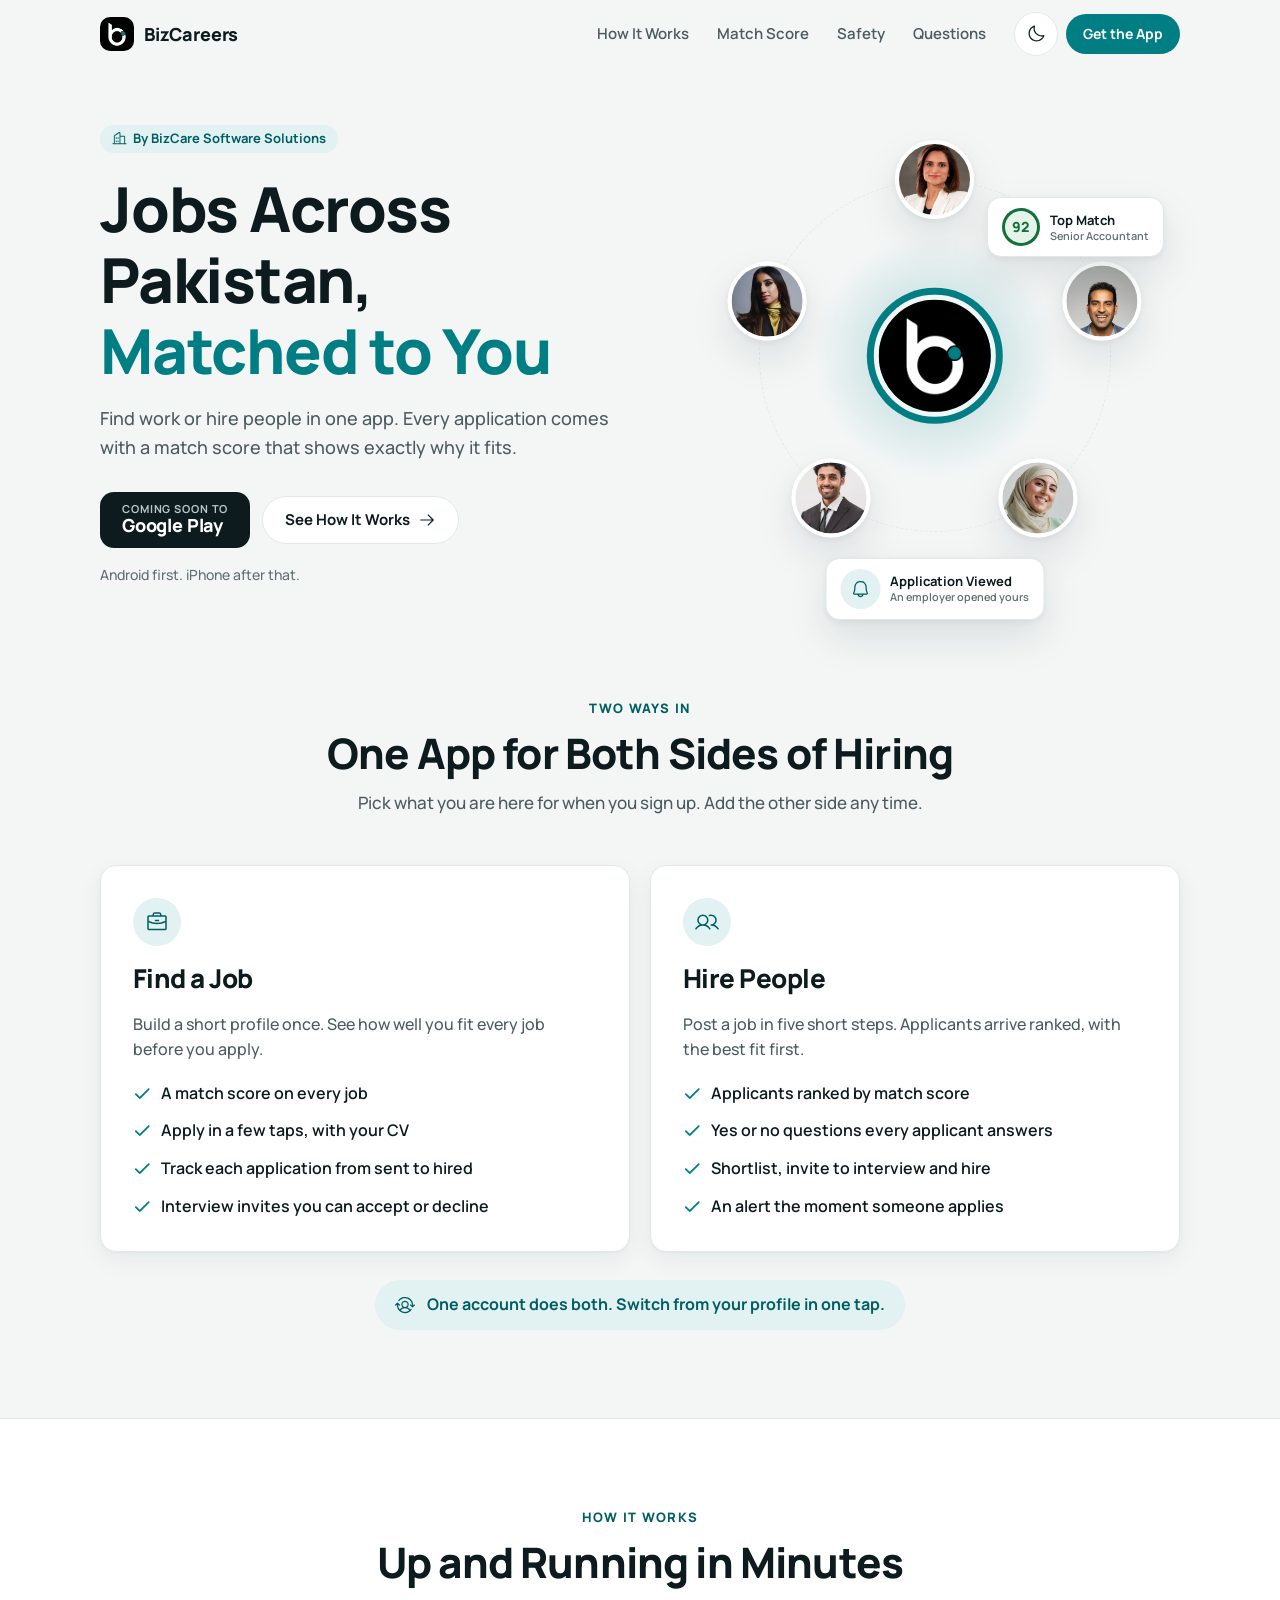
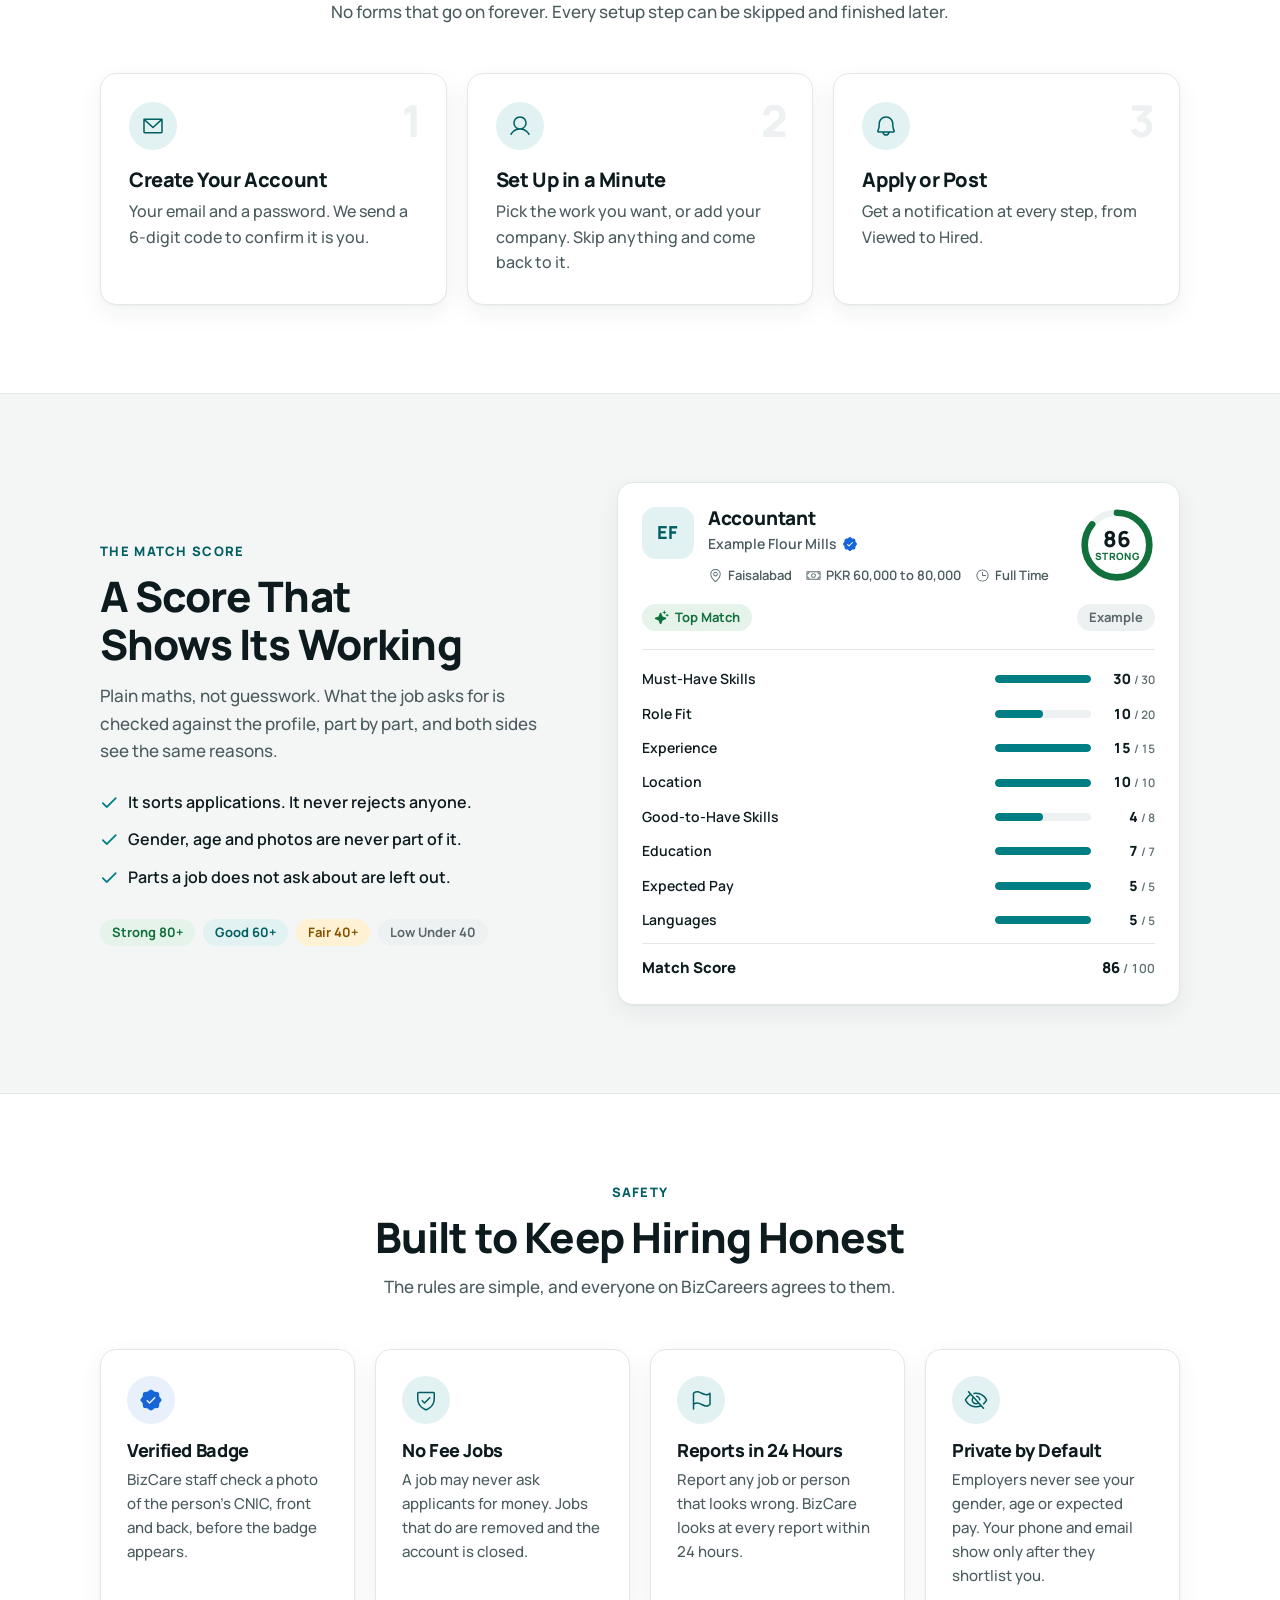
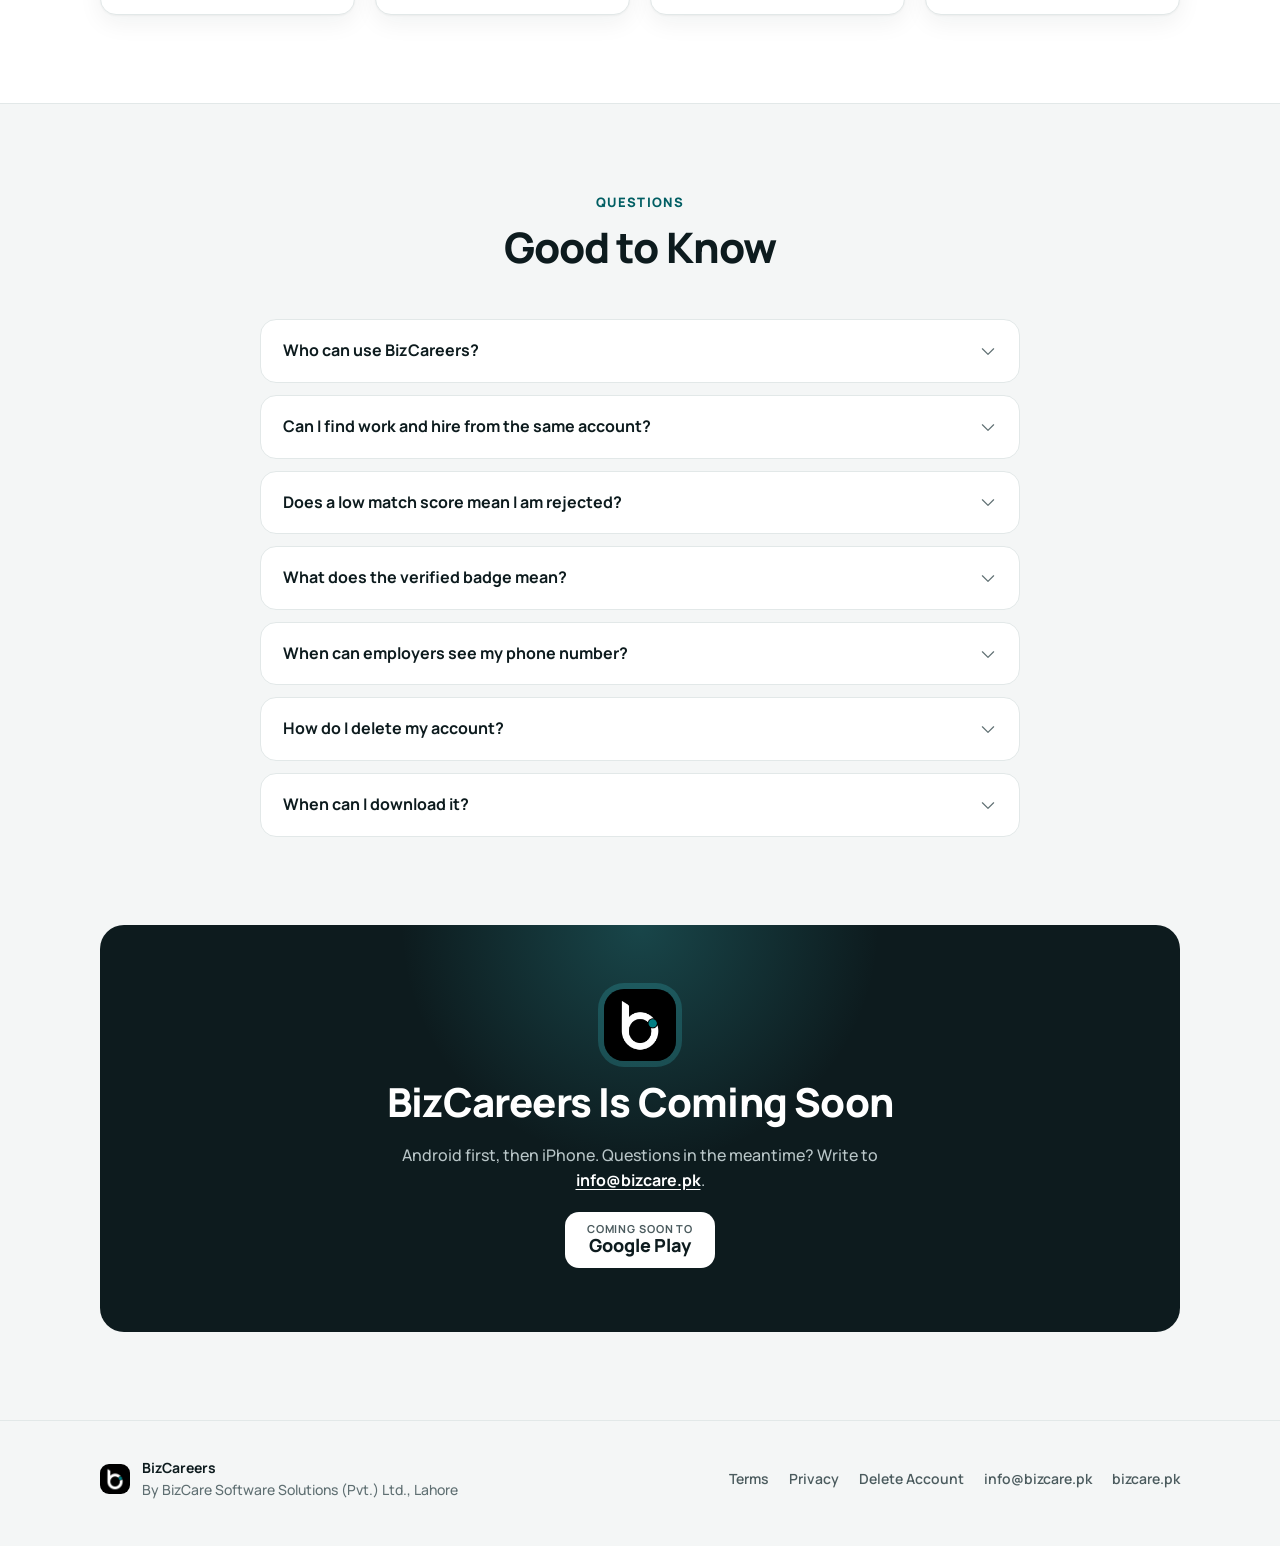
<file: index.html>
<!doctype html>
<html lang="en">
<head>
<meta charset="utf-8">
<meta name="viewport" content="width=device-width, initial-scale=1">
<title>BizCareers · Jobs Across Pakistan, Matched to You</title>
<meta name="description" content="Find work or hire people across Pakistan. Every application comes with a match score that shows exactly why it fits. By BizCare Software Solutions.">
<meta name="theme-color" content="#F4F6F6">
<link rel="icon" type="image/png" href="assets/favicon.png">
<link rel="apple-touch-icon" href="assets/apple-touch-icon.png">
<meta property="og:type" content="website">
<meta property="og:site_name" content="BizCareers">
<meta property="og:title" content="BizCareers · Jobs Across Pakistan, Matched to You">
<meta property="og:description" content="Find work or hire people across Pakistan. Every application comes with a match score that shows exactly why it fits. By BizCare Software Solutions.">
<meta property="og:url" content="https://usmanghanics.github.io/BizCareers/">
<meta property="og:image" content="https://usmanghanics.github.io/BizCareers/assets/icon.png">
<link rel="canonical" href="https://usmanghanics.github.io/BizCareers/">
<meta name="twitter:card" content="summary">
<link rel="preload" href="assets/fonts/Manrope.ttf" as="font" type="font/ttf" crossorigin>
<link rel="stylesheet" href="assets/style.css">
<script>try{if(localStorage.getItem('bizcareers.theme')==='dark')document.documentElement.dataset.theme='dark'}catch(e){}</script>
<script src="assets/site.js" defer></script>
</head>
<body>
<a class="skip" href="#main">Skip to Content</a>
<header class="bar">
  <div class="wrap">
    <a class="brand" href="index.html"><img src="assets/icon.png" alt="" width="34" height="34">BizCareers</a>
    <nav class="nav" aria-label="Sections">
      <a href="#how">How It Works</a>
      <a href="#match">Match Score</a>
      <a href="#safety">Safety</a>
      <a href="#faq">Questions</a>
    </nav>
    <div class="bar-end">
      <button class="icon-btn theme-btn" type="button" aria-label="Switch to dark" aria-pressed="false"><svg class="i i-moon" viewBox="0 0 256 256" aria-hidden="true" focusable="false"><path d="M233.5 142.2Q232.5 141.2 231 140.6Q229.5 140 228 140Q227.2 140 226.6 140Q226 140 225.5 140.2L225.5 140.2Q219.8 142 213.2 143Q206.8 144 200 144Q181.8 144 165.8 137Q149.8 130.2 137.8 118.2Q125.8 106.2 119 90.2Q112 74.2 112 56Q112 49 113 42.5Q114 36 116 29.8L115.8 30.5Q116 30 116 29.4Q116 28.8 116 28Q116 24.8 113.8 22.4Q111.5 20 108 20Q107.5 20 106.9 20.1Q106.2 20.2 105.8 20.5L105.8 20.5Q89.5 25.5 76.1 35Q62.8 44.5 53 57.2L52.8 57.5Q43 70.2 37.5 86.2Q32 102.2 32 120Q32 141.5 40 160.5Q48.2 179.5 62.4 193.6Q76.5 207.8 95.5 215.8Q114.2 224 136 224Q136 224 136 224Q136 224 136 224L136 224Q136 224 136.1 224Q136.2 224 136.2 224Q154 224 169.9 218.4Q185.8 212.8 198.8 203L198.5 203Q211.5 193.2 221 180Q230.5 166.8 235.2 151L235.5 150.2Q235.8 149.8 235.8 149.1Q235.8 148.5 235.8 147.8Q235.8 146.2 235.1 144.8Q234.5 143.2 233.5 142.2L233.5 142.2L233.5 142.2ZM189 190.2Q178 198.8 164.5 203.4Q151 208 136 208Q117.8 208 101.8 201.2Q85.8 194.2 73.8 182.2Q61.8 170.2 54.8 154.2Q48 138.2 48 120Q48 105 52.8 91.5Q57.5 78 65.8 67L65.8 67Q72 59 79.8 52.5Q87.5 46 96.5 41.2L97 41Q96.5 44.5 96.2 48.2Q96 52 96 56L96 56Q96 77.5 104.2 96.5Q112.5 115.5 126.5 129.5Q140.5 143.5 159.5 151.8Q178.5 160 200 160L200 160Q204 160 207.9 159.8Q211.8 159.5 215.5 158.8L215 159Q210.2 168.5 203.8 176.2Q197.2 184 189 190.2L189 190.2L189 190.2Z"/></svg><svg class="i i-sun" viewBox="0 0 256 256" aria-hidden="true" focusable="false"><path d="M120 40L120 16Q120 12.8 122.4 10.4Q124.8 8 128 8Q131.2 8 133.6 10.4Q136 12.8 136 16L136 16L136 40Q136 43.2 133.6 45.6Q131.2 48 128 48Q124.8 48 122.4 45.6Q120 43.2 120 40L120 40ZM192 128Q192 141.2 187 153Q182 164.5 173.2 173.2Q164.5 182 153 187Q141.2 192 128 192Q114.8 192 103 187Q91.5 182 82.8 173.2Q74 164.5 69 153Q64 141.2 64 128Q64 114.8 69 103Q74 91.5 82.8 82.8Q91.5 74 103 69Q114.8 64 128 64L128 64Q141.2 64 153 69Q164.5 74 173.2 82.8Q182 91.5 187 103Q192 114.8 192 128L192 128ZM176 128Q176 108 162 94Q148 80 128 80Q108 80 94 94Q80 108 80 128Q80 148 94 162Q108 176 128 176L128 176Q147.8 176 161.9 161.9Q176 147.8 176 128L176 128L176 128ZM58.2 69.8Q59.5 70.8 60.9 71.4Q62.2 72 64 72Q67.2 72 69.6 69.6Q72 67.2 72 64Q72 62.2 71.4 60.9Q70.8 59.5 69.8 58.2L53.8 42.2Q52.5 41.2 51.1 40.6Q49.8 40 48 40Q44.8 40 42.4 42.4Q40 44.8 40 48Q40 49.8 40.6 51.1Q41.2 52.5 42.2 53.8L42.2 53.8L58.2 69.8ZM58.2 186.2L42.2 202.2Q41.2 203.5 40.6 204.9Q40 206.2 40 208Q40 211.2 42.4 213.6Q44.8 216 48 216Q49.8 216 51.1 215.4Q52.5 214.8 53.8 213.8L53.8 213.8L69.8 197.8Q70.8 196.5 71.4 195.1Q72 193.8 72 192Q72 188.8 69.6 186.4Q67.2 184 64 184Q62.2 184 60.9 184.6Q59.5 185.2 58.2 186.2L58.2 186.2ZM192 72Q192 72 192 72Q192 72 192 72Q193.8 72 195.1 71.4Q196.5 70.8 197.8 69.8L197.8 69.8L213.8 53.8Q214.8 52.5 215.4 51.1Q216 49.8 216 48Q216 44.8 213.6 42.4Q211.2 40 208 40Q206.2 40 204.9 40.6Q203.5 41.2 202.2 42.2L202.2 42.2L186.2 58.2Q185.2 59.5 184.6 60.9Q184 62.2 184 64Q184 67.2 186.4 69.6Q188.8 72 192 72Q192 72 192 72Q192 72 192 72L192 72L192 72ZM197.8 186.2Q196.5 185.2 195.1 184.6Q193.8 184 192 184Q188.8 184 186.4 186.4Q184 188.8 184 192Q184 193.8 184.6 195.1Q185.2 196.5 186.2 197.8L202.2 213.8Q203.5 214.8 204.9 215.4Q206.2 216 208 216Q211.2 216 213.6 213.6Q216 211.2 216 208Q216 206.2 215.4 204.9Q214.8 203.5 213.8 202.2L213.8 202.2L197.8 186.2ZM48 128Q48 124.8 45.6 122.4Q43.2 120 40 120L40 120L16 120Q12.8 120 10.4 122.4Q8 124.8 8 128Q8 131.2 10.4 133.6Q12.8 136 16 136L16 136L40 136Q43.2 136 45.6 133.6Q48 131.2 48 128L48 128ZM128 208Q124.8 208 122.4 210.4Q120 212.8 120 216L120 216L120 240Q120 243.2 122.4 245.6Q124.8 248 128 248Q131.2 248 133.6 245.6Q136 243.2 136 240L136 240L136 216Q136 212.8 133.6 210.4Q131.2 208 128 208L128 208ZM240 120L216 120Q212.8 120 210.4 122.4Q208 124.8 208 128Q208 131.2 210.4 133.6Q212.8 136 216 136L216 136L240 136Q243.2 136 245.6 133.6Q248 131.2 248 128Q248 124.8 245.6 122.4Q243.2 120 240 120L240 120Z"/></svg></button>
      <a class="btn btn-primary btn-small bar-cta" href="#get">Get the App</a>
    </div>
  </div>
</header>
<main id="main">
  <section class="hero">
    <div class="wrap">
      <div class="hero-copy">
        <span class="pill eyebrow-pill"><svg class="i" viewBox="0 0 256 256" aria-hidden="true" focusable="false"><path d="M240 208L224 208L224 96Q224 89.2 219.4 84.6Q214.8 80 208 80L208 80L144 80L144 32Q144 32 144 32Q144 32 144 32Q144 25.2 139.4 20.6Q134.8 16 128 16Q125.5 16 123.2 16.8Q121 17.5 119 18.8L119 18.8L39 72Q36 74.2 34 77.8Q32 81.2 32 85.2Q32 85.2 32 85.2Q32 85.2 32 85.2L32 85.2L32 208L16 208Q12.8 208 10.4 210.4Q8 212.8 8 216Q8 219.2 10.4 221.6Q12.8 224 16 224L16 224L240 224Q243.2 224 245.6 221.6Q248 219.2 248 216Q248 212.8 245.6 210.4Q243.2 208 240 208L240 208L240 208ZM208 96L208 208L144 208L144 96L208 96ZM48 85.2L128 32L128 208L48 208L48 85.2ZM112 112L112 128Q112 131.2 109.6 133.6Q107.2 136 104 136Q100.8 136 98.4 133.6Q96 131.2 96 128L96 128L96 112Q96 108.8 98.4 106.4Q100.8 104 104 104Q107.2 104 109.6 106.4Q112 108.8 112 112L112 112ZM80 112L80 128Q80 131.2 77.6 133.6Q75.2 136 72 136Q68.8 136 66.4 133.6Q64 131.2 64 128L64 128L64 112Q64 108.8 66.4 106.4Q68.8 104 72 104Q75.2 104 77.6 106.4Q80 108.8 80 112L80 112ZM80 168L80 184Q80 187.2 77.6 189.6Q75.2 192 72 192Q68.8 192 66.4 189.6Q64 187.2 64 184L64 184L64 168Q64 164.8 66.4 162.4Q68.8 160 72 160Q75.2 160 77.6 162.4Q80 164.8 80 168L80 168ZM112 168L112 184Q112 187.2 109.6 189.6Q107.2 192 104 192Q100.8 192 98.4 189.6Q96 187.2 96 184L96 184L96 168Q96 164.8 98.4 162.4Q100.8 160 104 160Q107.2 160 109.6 162.4Q112 164.8 112 168L112 168Z"/></svg>By BizCare Software Solutions</span>
        <h1>Jobs Across Pakistan, <em>Matched to You</em></h1>
        <p class="lede">Find work or hire people in one app. Every application comes with a match score that shows exactly why it fits.</p>
        <div class="hero-actions">
          <span class="soon" role="note"><small>Coming Soon to</small><strong>Google Play</strong></span>
          <a class="btn btn-quiet" href="#how">See How It Works<svg class="i" viewBox="0 0 256 256" aria-hidden="true" focusable="false"><path d="M221.8 133.8L149.8 205.8Q148.5 206.8 147.1 207.4Q145.8 208 144 208Q140.8 208 138.4 205.6Q136 203.2 136 200Q136 198.2 136.6 196.9Q137.2 195.5 138.2 194.2L196.8 136L40 136Q36.8 136 34.4 133.6Q32 131.2 32 128Q32 124.8 34.4 122.4Q36.8 120 40 120L40 120L196.8 120L138.2 61.8Q137.2 60.5 136.6 59.1Q136 57.8 136 56Q136 52.8 138.4 50.4Q140.8 48 144 48Q145.8 48 147.1 48.6Q148.5 49.2 149.8 50.2L149.8 50.2L221.8 122.2Q222.8 123.5 223.4 124.9Q224 126.2 224 128Q224 129.8 223.4 131.1Q222.8 132.5 221.8 133.8L221.8 133.8Z"/></svg></a>
        </div>
        <p class="hero-note">Android first. iPhone after that.</p>
      </div>
      <div class="orbit" aria-hidden="true">
        <div class="orbit-glow"></div>
        <div class="orbit-path"></div>
        <div class="orbit-track">
          <div class="face" style="--a: -90deg"><img src="assets/people/person_2.webp" alt="" width="80" height="80"></div>
          <div class="face" style="--a: -18deg"><img src="assets/people/person_3.webp" alt="" width="80" height="80"></div>
          <div class="face" style="--a: 54deg"><img src="assets/people/person_4.webp" alt="" width="80" height="80"></div>
          <div class="face" style="--a: 126deg"><img src="assets/people/person_5.webp" alt="" width="80" height="80"></div>
          <div class="face" style="--a: 198deg"><img src="assets/people/person_6.webp" alt="" width="80" height="80"></div>
        </div>
        <div class="orbit-core"><img src="assets/icon.png" alt="" width="160" height="160"></div>
        <div class="float float-score"><span class="score-chip">92</span><span>Top Match<small>Senior Accountant</small></span></div>
        <div class="float float-notice"><span class="disc disc-sm"><svg class="i" viewBox="0 0 256 256" aria-hidden="true" focusable="false"><path d="M221.8 176Q217.8 168.8 212.9 149.6Q208 130.5 208 104Q208 87.5 201.8 72.8Q195.5 58.2 184.6 47.4Q173.8 36.5 159.2 30.2Q144.5 24 128 24Q111.5 24 96.8 30.2Q82.2 36.5 71.4 47.4Q60.5 58.2 54.2 72.8Q48 87.5 48 104L48 104Q48 130.5 43.1 149.6Q38.2 168.8 34.2 176Q33.2 177.8 32.6 179.8Q32 181.8 32 184Q32 190.5 36.8 195.2Q41.5 200 48 200L88.8 200Q91.8 213.8 102.6 222.9Q113.5 232 128 232Q142.5 232 153.4 222.9Q164.2 213.8 167.2 200.2L167.2 200L208 200Q214.5 200 219.2 195.2Q224 190.5 224 184Q224 181.8 223.4 179.8Q222.8 177.8 221.8 175.8L221.8 176L221.8 176ZM128 216Q120.2 216 114.1 211.5Q108 207 105.5 200.2L105.5 200L150.5 200Q148 207 141.9 211.5Q135.8 216 128 216L128 216L128 216ZM48 184Q51 179 53.8 171Q56.5 163 58.9 152.6Q61.2 142.2 62.5 129.8Q64 117.5 64 104Q64 90.8 69 79Q74 67.5 82.8 58.8Q91.5 50 103 45Q114.8 40 128 40Q141.2 40 153 45Q164.5 50 173.2 58.8Q182 67.5 187 79Q192 90.8 192 104L192 104Q192 117.5 193.5 129.8Q194.8 142.2 197.1 152.6Q199.5 163 202.2 171Q205 179 208 184L48 184Z"/></svg></span><span>Application Viewed<small>An employer opened yours</small></span></div>
      </div>
    </div>
  </section>

  <section class="section" id="how">
    <div class="wrap">
      <div class="head">
        <span class="eyebrow">Two Ways In</span>
        <h2>One App for Both Sides of Hiring</h2>
        <p>Pick what you are here for when you sign up. Add the other side any time.</p>
      </div>
      <div class="sides">
        <article class="card side">
          <span class="disc"><svg class="i" viewBox="0 0 256 256" aria-hidden="true" focusable="false"><path d="M216 56L176 56L176 48Q176 38 169 31Q162 24 152 24L152 24L104 24Q94 24 87 31Q80 38 80 48L80 48L80 56L40 56Q33.2 56 28.6 60.6Q24 65.2 24 72L24 72L24 200Q24 206.8 28.6 211.4Q33.2 216 40 216L40 216L216 216Q222.8 216 227.4 211.4Q232 206.8 232 200L232 200L232 72Q232 65.2 227.4 60.6Q222.8 56 216 56L216 56ZM96 48Q96 44.8 98.4 42.4Q100.8 40 104 40L104 40L152 40Q155.2 40 157.6 42.4Q160 44.8 160 48L160 48L160 56L96 56L96 48ZM216 72L216 113.5Q206.5 119 196 123Q185.8 127.2 174.6 130.1Q163.5 133 151.8 134.5Q140.2 136 128 136Q128 136 128 136Q128 136 128 136L128 136Q128 136 128 136Q128 136 128 136Q115.8 136 104.2 134.5Q92.5 133 81.2 130Q70 127 59.5 122.8Q49 118.5 39 113.2L40 113.5L40 72L216 72ZM216 200L40 200L40 131.8Q49.8 136.5 60 140.2Q70.5 144 81.6 146.6Q92.8 149.2 104.2 150.5Q116 152 128 152Q128 152 128 152Q128 152 128 152L128 152Q128 152 128 152Q128 152 128 152Q140 152 151.8 150.5Q163.2 149.2 174.5 146.6Q185.8 144 196.5 140Q207 136 217.2 131L216 131.8L216 200L216 200ZM104 112Q104 108.8 106.4 106.4Q108.8 104 112 104L112 104L144 104Q147.2 104 149.6 106.4Q152 108.8 152 112Q152 115.2 149.6 117.6Q147.2 120 144 120L144 120L112 120Q108.8 120 106.4 117.6Q104 115.2 104 112L104 112Z"/></svg></span>
          <h3>Find a Job</h3>
          <p>Build a short profile once. See how well you fit every job before you apply.</p>
          <ul class="ticks">
            <li><svg class="i" viewBox="0 0 256 256" aria-hidden="true" focusable="false"><path d="M232.5 80.5L104.5 208.5Q102.8 210.2 100.6 211.1Q98.5 212 96 212Q93.5 212 91.2 211.1Q89 210.2 87.5 208.5L31.5 152.5Q29.8 150.8 28.9 148.6Q28 146.5 28 144Q28 139 31.5 135.5Q35 132 40 132Q42.5 132 44.6 132.9Q46.8 133.8 48.5 135.5L96 183L215.5 63.5Q217.2 62 219.4 61Q221.5 60 224 60Q229 60 232.5 63.5Q236 67 236 72Q236 74.5 235.1 76.8Q234.2 79 232.5 80.5L232.5 80.5L232.5 80.5Z"/></svg>A match score on every job</li>
            <li><svg class="i" viewBox="0 0 256 256" aria-hidden="true" focusable="false"><path d="M232.5 80.5L104.5 208.5Q102.8 210.2 100.6 211.1Q98.5 212 96 212Q93.5 212 91.2 211.1Q89 210.2 87.5 208.5L31.5 152.5Q29.8 150.8 28.9 148.6Q28 146.5 28 144Q28 139 31.5 135.5Q35 132 40 132Q42.5 132 44.6 132.9Q46.8 133.8 48.5 135.5L96 183L215.5 63.5Q217.2 62 219.4 61Q221.5 60 224 60Q229 60 232.5 63.5Q236 67 236 72Q236 74.5 235.1 76.8Q234.2 79 232.5 80.5L232.5 80.5L232.5 80.5Z"/></svg>Apply in a few taps, with your CV</li>
            <li><svg class="i" viewBox="0 0 256 256" aria-hidden="true" focusable="false"><path d="M232.5 80.5L104.5 208.5Q102.8 210.2 100.6 211.1Q98.5 212 96 212Q93.5 212 91.2 211.1Q89 210.2 87.5 208.5L31.5 152.5Q29.8 150.8 28.9 148.6Q28 146.5 28 144Q28 139 31.5 135.5Q35 132 40 132Q42.5 132 44.6 132.9Q46.8 133.8 48.5 135.5L96 183L215.5 63.5Q217.2 62 219.4 61Q221.5 60 224 60Q229 60 232.5 63.5Q236 67 236 72Q236 74.5 235.1 76.8Q234.2 79 232.5 80.5L232.5 80.5L232.5 80.5Z"/></svg>Track each application from sent to hired</li>
            <li><svg class="i" viewBox="0 0 256 256" aria-hidden="true" focusable="false"><path d="M232.5 80.5L104.5 208.5Q102.8 210.2 100.6 211.1Q98.5 212 96 212Q93.5 212 91.2 211.1Q89 210.2 87.5 208.5L31.5 152.5Q29.8 150.8 28.9 148.6Q28 146.5 28 144Q28 139 31.5 135.5Q35 132 40 132Q42.5 132 44.6 132.9Q46.8 133.8 48.5 135.5L96 183L215.5 63.5Q217.2 62 219.4 61Q221.5 60 224 60Q229 60 232.5 63.5Q236 67 236 72Q236 74.5 235.1 76.8Q234.2 79 232.5 80.5L232.5 80.5L232.5 80.5Z"/></svg>Interview invites you can accept or decline</li>
          </ul>
        </article>
        <article class="card side">
          <span class="disc"><svg class="i" viewBox="0 0 256 256" aria-hidden="true" focusable="false"><path d="M117.2 158Q129.5 149.8 136.8 136.6Q144 123.5 144 108Q144 95.5 139.2 84.5Q134.5 73.8 126.4 65.6Q118.2 57.5 107.2 52.8Q96.5 48 84 48Q71.5 48 60.8 52.8Q49.8 57.5 41.6 65.6Q33.5 73.8 28.8 84.5Q24 95.5 24 108Q24 123.5 31.2 136.6Q38.5 149.8 50.5 157.8L50.8 158Q36 163.5 24 173.1Q12 182.8 3.8 195.2L3.5 195.8Q3 196.5 2.6 197.6Q2.2 198.8 2.2 200Q2.2 203.5 4.5 205.8Q6.8 208 10.2 208Q12.2 208 14 207Q15.8 206 17 204.5L17 204.2Q22.2 196 29.5 189.5Q36.8 182.8 45.4 178Q54 173.2 63.8 170.5Q73.5 168 84 168Q94.5 168 104.2 170.5Q114 173.2 122.6 177.9Q131.2 182.5 138.2 189.2Q145.5 196 151 204L151 204.2Q152.2 206 154 207Q155.8 208 157.8 208Q161 208 163.4 205.6Q165.8 203.2 165.8 200Q165.8 198.8 165.4 197.6Q165 196.5 164.5 195.5L164.5 195.8Q156 182.8 144.1 173.1Q132.2 163.5 118 158.2L117.2 158L117.2 158ZM40 108Q40 89.8 52.9 76.9Q65.8 64 84 64Q102.2 64 115.1 76.9Q128 89.8 128 108Q128 126.2 115.1 139.1Q102.2 152 84 152L84 152Q65.8 152 52.9 139.1Q40 126.2 40 108L40 108ZM250.2 206.8Q249.2 207.2 248.1 207.6Q247 208 245.8 208Q243.8 208 242 207Q240.2 206 239 204.5L239 204.2Q233.8 196 226.5 189.5Q219.2 182.8 210.6 178Q202 173.2 192.2 170.5Q182.5 168 172 168Q172 168 172 168Q172 168 172 168L172 168Q168.8 168 166.4 165.6Q164 163.2 164 160Q164 156.8 166.4 154.4Q168.8 152 172 152L172 152Q190.2 152 203.1 139.1Q216 126.2 216 108Q216 89.8 203.1 76.9Q190.2 64 172 64Q167.5 64 163.4 64.9Q159.2 65.8 155.2 67.2L155.8 67.2Q155 67.5 154.1 67.6Q153.2 67.8 152.5 67.8Q149.2 67.8 146.9 65.4Q144.5 63 144.5 59.8Q144.5 57.2 146 55.2Q147.5 53.2 149.8 52.2L149.8 52.2Q154.8 50.2 160.4 49.1Q166 48 172 48Q184.2 48 195.2 52.8Q206.2 57.5 214.4 65.6Q222.5 73.8 227.2 84.8Q232 95.5 232 108Q232 123.5 224.8 136.6Q217.5 149.8 205.5 157.8L205.2 158Q220 163.5 232 173.1Q244 182.8 252.2 195.2L252.5 195.8Q253 196.5 253.4 197.6Q253.8 198.8 253.8 200Q253.8 202 252.8 203.8Q251.8 205.5 250.2 206.8L250.2 206.8L250.2 206.8Z"/></svg></span>
          <h3>Hire People</h3>
          <p>Post a job in five short steps. Applicants arrive ranked, with the best fit first.</p>
          <ul class="ticks">
            <li><svg class="i" viewBox="0 0 256 256" aria-hidden="true" focusable="false"><path d="M232.5 80.5L104.5 208.5Q102.8 210.2 100.6 211.1Q98.5 212 96 212Q93.5 212 91.2 211.1Q89 210.2 87.5 208.5L31.5 152.5Q29.8 150.8 28.9 148.6Q28 146.5 28 144Q28 139 31.5 135.5Q35 132 40 132Q42.5 132 44.6 132.9Q46.8 133.8 48.5 135.5L96 183L215.5 63.5Q217.2 62 219.4 61Q221.5 60 224 60Q229 60 232.5 63.5Q236 67 236 72Q236 74.5 235.1 76.8Q234.2 79 232.5 80.5L232.5 80.5L232.5 80.5Z"/></svg>Applicants ranked by match score</li>
            <li><svg class="i" viewBox="0 0 256 256" aria-hidden="true" focusable="false"><path d="M232.5 80.5L104.5 208.5Q102.8 210.2 100.6 211.1Q98.5 212 96 212Q93.5 212 91.2 211.1Q89 210.2 87.5 208.5L31.5 152.5Q29.8 150.8 28.9 148.6Q28 146.5 28 144Q28 139 31.5 135.5Q35 132 40 132Q42.5 132 44.6 132.9Q46.8 133.8 48.5 135.5L96 183L215.5 63.5Q217.2 62 219.4 61Q221.5 60 224 60Q229 60 232.5 63.5Q236 67 236 72Q236 74.5 235.1 76.8Q234.2 79 232.5 80.5L232.5 80.5L232.5 80.5Z"/></svg>Yes or no questions every applicant answers</li>
            <li><svg class="i" viewBox="0 0 256 256" aria-hidden="true" focusable="false"><path d="M232.5 80.5L104.5 208.5Q102.8 210.2 100.6 211.1Q98.5 212 96 212Q93.5 212 91.2 211.1Q89 210.2 87.5 208.5L31.5 152.5Q29.8 150.8 28.9 148.6Q28 146.5 28 144Q28 139 31.5 135.5Q35 132 40 132Q42.5 132 44.6 132.9Q46.8 133.8 48.5 135.5L96 183L215.5 63.5Q217.2 62 219.4 61Q221.5 60 224 60Q229 60 232.5 63.5Q236 67 236 72Q236 74.5 235.1 76.8Q234.2 79 232.5 80.5L232.5 80.5L232.5 80.5Z"/></svg>Shortlist, invite to interview and hire</li>
            <li><svg class="i" viewBox="0 0 256 256" aria-hidden="true" focusable="false"><path d="M232.5 80.5L104.5 208.5Q102.8 210.2 100.6 211.1Q98.5 212 96 212Q93.5 212 91.2 211.1Q89 210.2 87.5 208.5L31.5 152.5Q29.8 150.8 28.9 148.6Q28 146.5 28 144Q28 139 31.5 135.5Q35 132 40 132Q42.5 132 44.6 132.9Q46.8 133.8 48.5 135.5L96 183L215.5 63.5Q217.2 62 219.4 61Q221.5 60 224 60Q229 60 232.5 63.5Q236 67 236 72Q236 74.5 235.1 76.8Q234.2 79 232.5 80.5L232.5 80.5L232.5 80.5Z"/></svg>An alert the moment someone applies</li>
          </ul>
        </article>
      </div>
      <p class="both"><svg class="i" viewBox="0 0 256 256" aria-hidden="true" focusable="false"><path d="M253.8 133.8L229.8 157.8Q228.5 158.8 227.1 159.4Q225.8 160 224 160Q222.2 160 220.9 159.4Q219.5 158.8 218.2 157.8L218.2 157.8L194.2 133.8Q193.2 132.5 192.6 131.1Q192 129.8 192 128Q192 124.8 194.4 122.4Q196.8 120 200 120Q201.8 120 203.1 120.6Q204.5 121.2 205.8 122.2L216 132.8L216 128Q216 128 216 128Q216 128 216 128Q216 109.8 209 93.8Q202.2 77.8 190.2 65.8Q178.2 53.8 162.2 46.8Q146.2 40 128 40Q117 40 106.8 42.5Q96.5 45.2 87.4 50Q78.2 54.8 70.5 61.5Q62.8 68.2 56.8 76.5L56.5 76.8Q55.5 78.2 53.8 79.1Q52 80 50 80Q46.8 80 44.4 77.6Q42 75.2 42 72Q42 70.8 42.4 69.5Q42.8 68.2 43.5 67.2L43.5 67.2Q50.8 57.5 60 49.5Q69 41.5 79.9 35.8Q90.8 30 102.8 27Q115 24 128 24Q149.5 24 168.5 32Q187.5 40.2 201.6 54.4Q215.8 68.5 223.8 87.5Q232 106.5 232 128Q232 128 232 128Q232 128 232 128L232 128L232 132.8L242.2 122.2Q243.5 121.2 244.9 120.6Q246.2 120 248 120Q251.2 120 253.6 122.4Q256 124.8 256 128Q256 129.8 255.4 131.1Q254.8 132.5 253.8 133.8L253.8 133.8L253.8 133.8ZM212.5 188.8Q205.2 198.5 196 206.5Q186.8 214.5 176 220.2Q165.2 226 153.2 229Q141 232 128 232Q106.5 232 87.5 223.8Q68.5 215.8 54.4 201.6Q40.2 187.5 32.2 168.5Q24 149.5 24 128Q24 128 24 128Q24 128 24 128L24 128L24 123.2L13.8 133.8Q12.5 134.8 11.1 135.4Q9.8 136 8 136Q4.8 136 2.4 133.6Q0 131.2 0 128Q0 126.2 0.6 124.9Q1.2 123.5 2.2 122.2L2.2 122.2L26.2 98.2Q27.5 97.2 28.9 96.6Q30.2 96 32 96Q33.8 96 35.1 96.6Q36.5 97.2 37.8 98.2L37.8 98.2L61.8 122.2Q62.8 123.5 63.4 124.9Q64 126.2 64 128Q64 131.2 61.6 133.6Q59.2 136 56 136Q54.2 136 52.9 135.4Q51.5 134.8 50.2 133.8L50.2 133.8L40 123.2L40 128Q40 128 40 128Q40 128 40 128Q40 145 46 159.9Q52 174.8 62.2 186.5L62.2 186.5Q69 176.8 78 169.5Q87 162.2 97.8 157.8L98.2 157.8Q90 151 85 141.2Q80 131.5 80 120Q80 100 94 86Q108 72 128 72Q148 72 162 86Q176 100 176 120Q176 131.5 171 141.2Q166 151 157.8 157.5L157.8 157.8Q168.8 162.2 177.9 169.5Q187 176.8 193.5 186.2L193.8 186.5Q195.2 184.8 196.6 183.1Q198 181.5 199.2 179.5L199.5 179.2Q200.5 177.8 202.2 176.9Q204 176 206 176Q209.2 176 211.6 178.4Q214 180.8 214 184Q214 185.2 213.6 186.5Q213.2 187.8 212.5 188.8L212.5 188.8L212.5 188.8ZM128 152Q141.2 152 150.6 142.6Q160 133.2 160 120Q160 106.8 150.6 97.4Q141.2 88 128 88Q114.8 88 105.4 97.4Q96 106.8 96 120L96 120Q96 133.2 105.4 142.6Q114.8 152 128 152L128 152ZM128 216Q143.2 216 157.1 211Q171 206 182 197.2L182 197.5Q173.2 184 159.1 176Q145 168 128 168Q111 168 96.9 176Q82.8 184 74.2 197.2L74 197.5Q85 206.2 98.8 211.1Q112.5 216 128 216Q128 216 128 216Q128 216 128 216L128 216L128 216Z"/></svg>One account does both. Switch from your profile in one tap.</p>
    </div>
  </section>

  <section class="section section-alt">
    <div class="wrap">
      <div class="head">
        <span class="eyebrow">How It Works</span>
        <h2>Up and Running in Minutes</h2>
        <p>No forms that go on forever. Every setup step can be skipped and finished later.</p>
      </div>
      <div class="steps">
        <article class="card step">
          <span class="disc"><svg class="i" viewBox="0 0 256 256" aria-hidden="true" focusable="false"><path d="M224 48L32 48Q28.8 48 26.4 50.4Q24 52.8 24 56L24 56L24 192Q24 198.8 28.6 203.4Q33.2 208 40 208L40 208L216 208Q222.8 208 227.4 203.4Q232 198.8 232 192L232 192L232 56Q232 52.8 229.6 50.4Q227.2 48 224 48L224 48ZM203.5 64L128 133.2L52.5 64L203.5 64ZM216 192L40 192L40 74.2L122.5 150Q123.8 151 125.1 151.5Q126.5 152 128 152Q129.5 152 130.9 151.5Q132.2 151 133.5 150L133.5 150L216 74.2L216 192Z"/></svg></span>
          <h3>Create Your Account</h3>
          <p>Your email and a password. We send a 6-digit code to confirm it is you.</p>
        </article>
        <article class="card step">
          <span class="disc"><svg class="i" viewBox="0 0 256 256" aria-hidden="true" focusable="false"><path d="M231 212Q225.2 202.2 218 193.8Q210.8 185.2 202.4 178.4Q194 171.5 184.5 166.5Q175 161.2 164.8 157.8Q180.8 148.2 190.4 131.9Q200 115.5 200 96Q200 81 194.2 68Q188.8 54.8 179 45Q169.2 35.2 156 29.8Q143 24 128 24Q113 24 100 29.8Q86.8 35.2 77 45Q67.2 54.8 61.8 68Q56 81 56 96Q56 115.5 65.6 131.9Q75.2 148.2 90.8 157.8L91.2 157.8Q81 161.2 71.5 166.2Q62 171.5 53.6 178.4Q45.2 185.2 38 193.8Q30.8 202 25 212Q24.5 213 24.2 214Q24 215 24 216.2Q24 219.5 26.2 221.9Q28.5 224.2 32 224.2Q34.2 224.2 36.1 223.1Q38 222 39 220L39 220Q46 207.8 55.5 198.2Q65.2 188.5 76.8 181.8Q88.2 175 101.2 171.5Q114.2 168 128 168Q141.8 168 154.8 171.5Q167.8 175 179.2 181.8Q190.8 188.5 200.5 198.2Q210 207.8 217 220Q218 222 219.9 223.1Q221.8 224.2 224 224.2Q227.5 224.2 229.8 221.9Q232 219.5 232 216.2Q232 215 231.8 214Q231.5 213 231 212L231 212ZM72 96Q72 84.5 76.5 74.2Q80.8 64 88.4 56.4Q96 48.8 106.2 44.5Q116.5 40 128 40Q139.5 40 149.8 44.5Q160 48.8 167.6 56.4Q175.2 64 179.5 74.2Q184 84.5 184 96Q184 107.5 179.5 117.8Q175.2 128 167.6 135.6Q160 143.2 149.8 147.5Q139.5 152 128 152L128 152Q116.5 152 106.2 147.5Q96 143.2 88.4 135.6Q80.8 128 76.5 117.8Q72 107.5 72 96L72 96Z"/></svg></span>
          <h3>Set Up in a Minute</h3>
          <p>Pick the work you want, or add your company. Skip anything and come back to it.</p>
        </article>
        <article class="card step">
          <span class="disc"><svg class="i" viewBox="0 0 256 256" aria-hidden="true" focusable="false"><path d="M221.8 176Q217.8 168.8 212.9 149.6Q208 130.5 208 104Q208 87.5 201.8 72.8Q195.5 58.2 184.6 47.4Q173.8 36.5 159.2 30.2Q144.5 24 128 24Q111.5 24 96.8 30.2Q82.2 36.5 71.4 47.4Q60.5 58.2 54.2 72.8Q48 87.5 48 104L48 104Q48 130.5 43.1 149.6Q38.2 168.8 34.2 176Q33.2 177.8 32.6 179.8Q32 181.8 32 184Q32 190.5 36.8 195.2Q41.5 200 48 200L88.8 200Q91.8 213.8 102.6 222.9Q113.5 232 128 232Q142.5 232 153.4 222.9Q164.2 213.8 167.2 200.2L167.2 200L208 200Q214.5 200 219.2 195.2Q224 190.5 224 184Q224 181.8 223.4 179.8Q222.8 177.8 221.8 175.8L221.8 176L221.8 176ZM128 216Q120.2 216 114.1 211.5Q108 207 105.5 200.2L105.5 200L150.5 200Q148 207 141.9 211.5Q135.8 216 128 216L128 216L128 216ZM48 184Q51 179 53.8 171Q56.5 163 58.9 152.6Q61.2 142.2 62.5 129.8Q64 117.5 64 104Q64 90.8 69 79Q74 67.5 82.8 58.8Q91.5 50 103 45Q114.8 40 128 40Q141.2 40 153 45Q164.5 50 173.2 58.8Q182 67.5 187 79Q192 90.8 192 104L192 104Q192 117.5 193.5 129.8Q194.8 142.2 197.1 152.6Q199.5 163 202.2 171Q205 179 208 184L48 184Z"/></svg></span>
          <h3>Apply or Post</h3>
          <p>Get a notification at every step, from Viewed to Hired.</p>
        </article>
      </div>
    </div>
  </section>

  <section class="section" id="match">
    <div class="wrap match">
      <div class="match-copy">
        <span class="eyebrow">The Match Score</span>
        <h2>A Score That Shows Its Working</h2>
        <p>Plain maths, not guesswork. What the job asks for is checked against the profile, part by part, and both sides see the same reasons.</p>
        <ul class="ticks">
          <li><svg class="i" viewBox="0 0 256 256" aria-hidden="true" focusable="false"><path d="M232.5 80.5L104.5 208.5Q102.8 210.2 100.6 211.1Q98.5 212 96 212Q93.5 212 91.2 211.1Q89 210.2 87.5 208.5L31.5 152.5Q29.8 150.8 28.9 148.6Q28 146.5 28 144Q28 139 31.5 135.5Q35 132 40 132Q42.5 132 44.6 132.9Q46.8 133.8 48.5 135.5L96 183L215.5 63.5Q217.2 62 219.4 61Q221.5 60 224 60Q229 60 232.5 63.5Q236 67 236 72Q236 74.5 235.1 76.8Q234.2 79 232.5 80.5L232.5 80.5L232.5 80.5Z"/></svg>It sorts applications. It never rejects anyone.</li>
          <li><svg class="i" viewBox="0 0 256 256" aria-hidden="true" focusable="false"><path d="M232.5 80.5L104.5 208.5Q102.8 210.2 100.6 211.1Q98.5 212 96 212Q93.5 212 91.2 211.1Q89 210.2 87.5 208.5L31.5 152.5Q29.8 150.8 28.9 148.6Q28 146.5 28 144Q28 139 31.5 135.5Q35 132 40 132Q42.5 132 44.6 132.9Q46.8 133.8 48.5 135.5L96 183L215.5 63.5Q217.2 62 219.4 61Q221.5 60 224 60Q229 60 232.5 63.5Q236 67 236 72Q236 74.5 235.1 76.8Q234.2 79 232.5 80.5L232.5 80.5L232.5 80.5Z"/></svg>Gender, age and photos are never part of it.</li>
          <li><svg class="i" viewBox="0 0 256 256" aria-hidden="true" focusable="false"><path d="M232.5 80.5L104.5 208.5Q102.8 210.2 100.6 211.1Q98.5 212 96 212Q93.5 212 91.2 211.1Q89 210.2 87.5 208.5L31.5 152.5Q29.8 150.8 28.9 148.6Q28 146.5 28 144Q28 139 31.5 135.5Q35 132 40 132Q42.5 132 44.6 132.9Q46.8 133.8 48.5 135.5L96 183L215.5 63.5Q217.2 62 219.4 61Q221.5 60 224 60Q229 60 232.5 63.5Q236 67 236 72Q236 74.5 235.1 76.8Q234.2 79 232.5 80.5L232.5 80.5L232.5 80.5Z"/></svg>Parts a job does not ask about are left out.</li>
        </ul>
        <div class="bands" aria-label="Match bands">
          <span class="pill pill-success">Strong 80+</span>
          <span class="pill">Good 60+</span>
          <span class="pill pill-warning">Fair 40+</span>
          <span class="pill pill-neutral">Low Under 40</span>
        </div>
      </div>
      <article class="card job" aria-label="An example job with its match score">
        <div class="job-top">
          <span class="mono" aria-hidden="true">EF</span>
          <div>
            <div class="job-title">Accountant</div>
            <div class="job-co">Example Flour Mills<svg class="i" viewBox="0 0 256 256" aria-hidden="true" focusable="false"><path d="M225.8 102.8Q223 99.8 220.4 96.9Q217.8 94 216.8 91.2Q215.8 88.8 215.5 85Q215.2 81.2 215.2 77.2Q215 70 214 62.2Q213 54.5 207.2 48.8Q201.5 43 193.8 42Q186 41 178.8 40.8Q174.8 40.8 171 40.5Q167.2 40.2 164.8 39.2Q162 38.2 159.1 35.6Q156.2 33 153.2 30.2Q148 25.2 141.9 20.6Q135.8 16 128 16Q120.2 16 114.1 20.6Q108 25.2 102.8 30.2Q99.8 33 96.9 35.6Q94 38.2 91.2 39.2Q88.8 40.2 85 40.5Q81.2 40.8 77.2 40.8Q70 41 62.2 42Q54.5 43 48.8 48.8Q43 54.5 42 62.2Q41 70 40.8 77.2Q40.8 81.2 40.5 85Q40.2 88.8 39.2 91.2Q38.2 94 35.6 96.9Q33 99.8 30.2 102.8Q25.2 108 20.6 114.1Q16 120.2 16 128Q16 135.8 20.6 141.9Q25.2 148 30.2 153.2Q33 156.2 35.6 159.1Q38.2 162 39.2 164.8Q40.2 167.2 40.5 171Q40.8 174.8 40.8 178.8Q41 186 42 193.8Q43 201.5 48.8 207.2Q54.5 213 62.2 214Q70 215 77.2 215.2Q81.2 215.2 85 215.5Q88.8 215.8 91.2 216.8Q94 217.8 96.9 220.4Q99.8 223 102.8 225.8Q108 230.8 114.1 235.4Q120.2 240 128 240Q135.8 240 141.9 235.4Q148 230.8 153.2 225.8Q156.2 223 159.1 220.4Q162 217.8 164.8 216.8Q167.2 215.8 171 215.5Q174.8 215.2 178.8 215.2Q186 215 193.8 214Q201.5 213 207.2 207.2Q213 201.5 214 193.8Q215 186 215.2 178.8Q215.2 174.8 215.5 171Q215.8 167.2 216.8 164.8Q217.8 162 220.4 159.1Q223 156.2 225.8 153.2Q230.8 148 235.4 141.9Q240 135.8 240 128Q240 120.2 235.4 114.1Q230.8 108 225.8 102.8L225.8 102.8ZM173.8 109.8L117.8 165.8Q116.5 166.8 115.1 167.4Q113.8 168 112 168Q110.2 168 108.9 167.4Q107.5 166.8 106.2 165.8L106.2 165.8L82.2 141.8Q81.2 140.5 80.6 139.1Q80 137.8 80 136Q80 132.8 82.4 130.4Q84.8 128 88 128Q89.8 128 91.1 128.6Q92.5 129.2 93.8 130.2L112 148.8L162.2 98.2Q163.5 97.2 164.9 96.6Q166.2 96 168 96Q171.2 96 173.6 98.4Q176 100.8 176 104Q176 105.8 175.4 107.1Q174.8 108.5 173.8 109.8L173.8 109.8Z"/></svg></div>
            <div class="job-tags">
              <span class="tag"><svg class="i" viewBox="0 0 256 256" aria-hidden="true" focusable="false"><path d="M128 64Q111.5 64 99.8 75.8Q88 87.5 88 104Q88 120.5 99.8 132.2Q111.5 144 128 144Q144.5 144 156.2 132.2Q168 120.5 168 104L168 104Q168 87.5 156.2 75.8Q144.5 64 128 64L128 64ZM128 128Q118 128 111 121Q104 114 104 104Q104 94 111 87Q118 80 128 80Q138 80 145 87Q152 94 152 104L152 104Q152 114 145 121Q138 128 128 128L128 128ZM128 16Q109.8 16 93.8 23Q77.8 29.8 65.8 41.8Q53.8 53.8 47 69.8Q40 85.8 40 104L40 104Q40 115.8 42.8 127.8Q45.5 140 50.8 152.1Q56 164.2 63.8 176.2Q71.8 188.5 82 200.2Q91.2 211 101.5 220.4Q111.8 229.8 122.8 238L123.5 238.5Q124.5 239.2 125.6 239.6Q126.8 240 128 240Q129.2 240 130.5 239.6Q131.8 239.2 132.8 238.5L132.8 238.5Q144.2 230 154.5 220.5Q164.8 211 173.8 200.5L174 200.2Q184.2 188.5 192.2 176.2Q200 164.2 205.2 152.1Q210.5 140 213.2 127.8Q216 115.8 216 104Q216 85.8 209 69.8Q202.2 53.8 190.2 41.8Q178.2 29.8 162.2 23Q146.2 16 128 16L128 16L128 16ZM128 222Q121.8 217.2 109.8 206.2Q97.8 195.2 85.8 179.6Q73.8 164 65 144.8Q56 125.5 56 104Q56 89 61.8 76Q67.2 62.8 77 53Q86.8 43.2 100 37.8Q113 32 128 32Q143 32 156 37.8Q169.2 43.2 179 53Q188.8 62.8 194.2 76Q200 89 200 104L200 104Q200 125.5 191 144.8Q182.2 164 170.2 179.6Q158.2 195.2 146.2 206.2Q134.2 217 128 222Z"/></svg>Faisalabad</span>
              <span class="tag"><svg class="i" viewBox="0 0 256 256" aria-hidden="true" focusable="false"><path d="M128 88Q111.5 88 99.8 99.8Q88 111.5 88 128Q88 144.5 99.8 156.2Q111.5 168 128 168Q144.5 168 156.2 156.2Q168 144.5 168 128L168 128Q168 111.5 156.2 99.8Q144.5 88 128 88L128 88ZM128 152Q118 152 111 145Q104 138 104 128Q104 118 111 111Q118 104 128 104Q138 104 145 111Q152 118 152 128L152 128Q152 138 145 145Q138 152 128 152L128 152ZM240 56L16 56Q12.8 56 10.4 58.4Q8 60.8 8 64L8 64L8 192Q8 195.2 10.4 197.6Q12.8 200 16 200L16 200L240 200Q243.2 200 245.6 197.6Q248 195.2 248 192L248 192L248 64Q248 60.8 245.6 58.4Q243.2 56 240 56L240 56ZM193.8 184L62.2 184Q58.2 170.2 48.1 160Q38 149.8 24.5 145.8L24 145.8L24 110.2Q37.8 106.2 48 96.1Q58.2 86 62.2 72.5L62.2 72L193.8 72Q197.8 85.8 207.9 96Q218 106.2 231.5 110.2L232 110.2L232 145.8Q218.2 149.8 208 159.9Q197.8 170 193.8 183.5L193.8 184L193.8 184ZM232 93.2Q224.8 90.2 219.2 84.8Q213.8 79.2 210.8 72.2L210.8 72L232 72L232 93.2ZM45.2 72Q42.2 79.2 36.8 84.8Q31.2 90.2 24.2 93.2L24 93.2L24 72L45.2 72ZM24 162.8Q31.2 165.8 36.8 171.2Q42.2 176.8 45.2 183.8L45.2 184L24 184L24 162.8ZM210.8 184Q213.8 176.8 219.2 171.2Q224.8 165.8 231.8 162.8L232 162.8L232 184L210.8 184Z"/></svg>PKR 60,000 to 80,000</span>
              <span class="tag"><svg class="i" viewBox="0 0 256 256" aria-hidden="true" focusable="false"><path d="M128 24Q106.5 24 87.5 32.2Q68.5 40.2 54.4 54.4Q40.2 68.5 32.2 87.5Q24 106.5 24 128Q24 149.5 32.2 168.5Q40.2 187.5 54.4 201.6Q68.5 215.8 87.5 223.8Q106.5 232 128 232Q149.5 232 168.5 223.8Q187.5 215.8 201.6 201.6Q215.8 187.5 223.8 168.5Q232 149.5 232 128L232 128Q232 106.5 223.8 87.5Q215.5 68.5 201.5 54.5Q187.5 40.5 168.5 32.2Q149.5 24 128 24L128 24ZM128 216Q109.8 216 93.8 209Q77.8 202.2 65.8 190.2Q53.8 178.2 47 162.2Q40 146.2 40 128Q40 109.8 47 93.8Q53.8 77.8 65.8 65.8Q77.8 53.8 93.8 47Q109.8 40 128 40Q146.2 40 162.2 47Q178.2 53.8 190.2 65.8Q202.2 77.8 209 93.8Q216 109.8 216 128L216 128Q216 146.2 209 162.2Q202.2 178.2 190.2 190.2Q178.2 202.2 162.2 209Q146.2 216 128 216L128 216L128 216ZM192 128Q192 131.2 189.6 133.6Q187.2 136 184 136L184 136L128 136Q124.8 136 122.4 133.6Q120 131.2 120 128L120 128L120 72Q120 68.8 122.4 66.4Q124.8 64 128 64Q131.2 64 133.6 66.4Q136 68.8 136 72L136 72L136 120L184 120Q187.2 120 189.6 122.4Q192 124.8 192 128L192 128Z"/></svg>Full Time</span>
            </div>
          </div>
          <div class="ring" role="img" aria-label="Match score 86, Strong">
            <svg viewBox="0 0 80 80" aria-hidden="true"><circle class="track" cx="40" cy="40" r="34"/><circle class="bar-arc" cx="40" cy="40" r="34" pathLength="100"/></svg>
            <span><b>86</b><small>Strong</small></span>
          </div>
        </div>
        <div class="job-top-tag">
          <span class="pill pill-success"><svg class="i" viewBox="0 0 256 256" aria-hidden="true" focusable="false"><path d="M208 144Q208 144 208 144Q208 144 208 144Q208 149.2 205.1 153.2Q202.2 157.2 197.8 159L197.5 159L146 178L127 229.5Q125.2 234.2 121.2 237.1Q117.2 240 112 240Q107 240 102.9 237.1Q98.8 234.2 97.2 229.8L97 229.5L78 178L26.5 159Q21.8 157.2 18.9 153.2Q16 149.2 16 144Q16 139 18.9 134.9Q21.8 130.8 26.2 129.2L26.5 129L78 110L97 58.5Q98.8 53.8 102.8 50.9Q106.8 48 112 48Q117 48 121.1 50.9Q125.2 53.8 126.8 58.2L127 58.5L146 110L197.5 129Q202.2 130.8 205.1 134.8Q208 138.8 208 143.8Q208 143.8 208 143.9Q208 144 208 144L208 144L208 144ZM152 48L168 48L168 64Q168 67.2 170.4 69.6Q172.8 72 176 72Q179.2 72 181.6 69.6Q184 67.2 184 64L184 64L184 48L200 48Q203.2 48 205.6 45.6Q208 43.2 208 40Q208 36.8 205.6 34.4Q203.2 32 200 32L200 32L184 32L184 16Q184 12.8 181.6 10.4Q179.2 8 176 8Q172.8 8 170.4 10.4Q168 12.8 168 16L168 16L168 32L152 32Q148.8 32 146.4 34.4Q144 36.8 144 40Q144 43.2 146.4 45.6Q148.8 48 152 48L152 48ZM240 80L232 80L232 72Q232 68.8 229.6 66.4Q227.2 64 224 64Q220.8 64 218.4 66.4Q216 68.8 216 72L216 72L216 80L208 80Q204.8 80 202.4 82.4Q200 84.8 200 88Q200 91.2 202.4 93.6Q204.8 96 208 96L208 96L216 96L216 104Q216 107.2 218.4 109.6Q220.8 112 224 112Q227.2 112 229.6 109.6Q232 107.2 232 104L232 104L232 96L240 96Q243.2 96 245.6 93.6Q248 91.2 248 88Q248 84.8 245.6 82.4Q243.2 80 240 80L240 80Z"/></svg>Top Match</span>
          <span class="pill pill-neutral">Example</span>
        </div>
        <ul class="parts">
          <li><span>Must-Have Skills</span><span class="meter"><i style="--w: 100%"></i></span><b>30 <small>/ 30</small></b></li>
          <li><span>Role Fit</span><span class="meter"><i style="--w: 50%"></i></span><b>10 <small>/ 20</small></b></li>
          <li><span>Experience</span><span class="meter"><i style="--w: 100%"></i></span><b>15 <small>/ 15</small></b></li>
          <li><span>Location</span><span class="meter"><i style="--w: 100%"></i></span><b>10 <small>/ 10</small></b></li>
          <li><span>Good-to-Have Skills</span><span class="meter"><i style="--w: 50%"></i></span><b>4 <small>/ 8</small></b></li>
          <li><span>Education</span><span class="meter"><i style="--w: 100%"></i></span><b>7 <small>/ 7</small></b></li>
          <li><span>Expected Pay</span><span class="meter"><i style="--w: 100%"></i></span><b>5 <small>/ 5</small></b></li>
          <li><span>Languages</span><span class="meter"><i style="--w: 100%"></i></span><b>5 <small>/ 5</small></b></li>
          <li class="total"><span>Match Score</span><b>86 <small>/ 100</small></b></li>
        </ul>
      </article>
    </div>
  </section>

  <section class="section section-alt" id="safety">
    <div class="wrap">
      <div class="head">
        <span class="eyebrow">Safety</span>
        <h2>Built to Keep Hiring Honest</h2>
        <p>The rules are simple, and everyone on BizCareers agrees to them.</p>
      </div>
      <div class="trust">
        <article class="card">
          <span class="disc disc-tick"><svg class="i" viewBox="0 0 256 256" aria-hidden="true" focusable="false"><path d="M225.8 102.8Q223 99.8 220.4 96.9Q217.8 94 216.8 91.2Q215.8 88.8 215.5 85Q215.2 81.2 215.2 77.2Q215 70 214 62.2Q213 54.5 207.2 48.8Q201.5 43 193.8 42Q186 41 178.8 40.8Q174.8 40.8 171 40.5Q167.2 40.2 164.8 39.2Q162 38.2 159.1 35.6Q156.2 33 153.2 30.2Q148 25.2 141.9 20.6Q135.8 16 128 16Q120.2 16 114.1 20.6Q108 25.2 102.8 30.2Q99.8 33 96.9 35.6Q94 38.2 91.2 39.2Q88.8 40.2 85 40.5Q81.2 40.8 77.2 40.8Q70 41 62.2 42Q54.5 43 48.8 48.8Q43 54.5 42 62.2Q41 70 40.8 77.2Q40.8 81.2 40.5 85Q40.2 88.8 39.2 91.2Q38.2 94 35.6 96.9Q33 99.8 30.2 102.8Q25.2 108 20.6 114.1Q16 120.2 16 128Q16 135.8 20.6 141.9Q25.2 148 30.2 153.2Q33 156.2 35.6 159.1Q38.2 162 39.2 164.8Q40.2 167.2 40.5 171Q40.8 174.8 40.8 178.8Q41 186 42 193.8Q43 201.5 48.8 207.2Q54.5 213 62.2 214Q70 215 77.2 215.2Q81.2 215.2 85 215.5Q88.8 215.8 91.2 216.8Q94 217.8 96.9 220.4Q99.8 223 102.8 225.8Q108 230.8 114.1 235.4Q120.2 240 128 240Q135.8 240 141.9 235.4Q148 230.8 153.2 225.8Q156.2 223 159.1 220.4Q162 217.8 164.8 216.8Q167.2 215.8 171 215.5Q174.8 215.2 178.8 215.2Q186 215 193.8 214Q201.5 213 207.2 207.2Q213 201.5 214 193.8Q215 186 215.2 178.8Q215.2 174.8 215.5 171Q215.8 167.2 216.8 164.8Q217.8 162 220.4 159.1Q223 156.2 225.8 153.2Q230.8 148 235.4 141.9Q240 135.8 240 128Q240 120.2 235.4 114.1Q230.8 108 225.8 102.8L225.8 102.8ZM173.8 109.8L117.8 165.8Q116.5 166.8 115.1 167.4Q113.8 168 112 168Q110.2 168 108.9 167.4Q107.5 166.8 106.2 165.8L106.2 165.8L82.2 141.8Q81.2 140.5 80.6 139.1Q80 137.8 80 136Q80 132.8 82.4 130.4Q84.8 128 88 128Q89.8 128 91.1 128.6Q92.5 129.2 93.8 130.2L112 148.8L162.2 98.2Q163.5 97.2 164.9 96.6Q166.2 96 168 96Q171.2 96 173.6 98.4Q176 100.8 176 104Q176 105.8 175.4 107.1Q174.8 108.5 173.8 109.8L173.8 109.8Z"/></svg></span>
          <h3>Verified Badge</h3>
          <p>BizCare staff check a photo of the person&#8217;s CNIC, front and back, before the badge appears.</p>
        </article>
        <article class="card">
          <span class="disc"><svg class="i" viewBox="0 0 256 256" aria-hidden="true" focusable="false"><path d="M208 40L48 40Q41.2 40 36.6 44.6Q32 49.2 32 56L32 56L32 112Q32 131.8 36.2 147.8Q40.8 163.8 47.5 176.2Q54.2 188.8 62.5 198.2Q71 207.5 79 214.2Q96.2 228.2 110.8 233.9Q125.2 239.5 126 239.8Q126.5 239.8 127 239.9Q127.5 240 128 240Q128.5 240 129.1 239.9Q129.8 239.8 130.2 239.8L130.2 239.8Q131 239.5 145.4 233.9Q159.8 228.2 177.2 214.2Q185.2 207.5 193.5 198.2Q201.8 188.8 208.5 176.2Q215.2 163.8 219.8 147.8Q224 131.8 224 112L224 56Q224 49.2 219.4 44.6Q214.8 40 208 40L208 40L208 40ZM208 112Q208 126 205.5 138.5Q203 151 197.9 162.2Q192.8 173.5 185 183.2Q177.5 193 167.5 201.5Q159 208.5 149.2 214Q139.5 219.5 129 223.2L128 223.5Q116.8 219.8 107 214.1Q97.2 208.5 88.8 201.8L89 201.8Q78.8 193.5 71.2 183.5Q63.5 173.8 58.4 162.5Q53.2 151.2 50.5 138.8Q48 126 48 112L48 56L208 56L208 112ZM82.2 141.8Q81.2 140.5 80.6 139.1Q80 137.8 80 136Q80 132.8 82.4 130.4Q84.8 128 88 128Q89.8 128 91.1 128.6Q92.5 129.2 93.8 130.2L112 148.8L162.2 98.2Q163.5 97.2 164.9 96.6Q166.2 96 168 96Q171.2 96 173.6 98.4Q176 100.8 176 104Q176 105.8 175.4 107.1Q174.8 108.5 173.8 109.8L117.8 165.8Q116.5 166.8 115.1 167.4Q113.8 168 112 168Q110.2 168 108.9 167.4Q107.5 166.8 106.2 165.8L106.2 165.8L82.2 141.8Z"/></svg></span>
          <h3>No Fee Jobs</h3>
          <p>A job may never ask applicants for money. Jobs that do are removed and the account is closed.</p>
        </article>
        <article class="card">
          <span class="disc"><svg class="i" viewBox="0 0 256 256" aria-hidden="true" focusable="false"><path d="M42.8 50Q41.5 51 40.8 52.6Q40 54.2 40 56L40 224Q40 227.2 42.4 229.6Q44.8 232 48 232Q51.2 232 53.6 229.6Q56 227.2 56 224L56 224L56 179.8Q76 164 94.2 168.6Q112.5 173.2 132.5 183.2Q144.8 189.2 158 194.6Q171.2 200 185.5 200Q196 200 206.9 196Q217.8 192 229.2 182Q230.5 181 231.2 179.4Q232 177.8 232 176L232 56Q232 52.8 229.6 50.4Q227.2 48 224 48Q222.5 48 221.1 48.5Q219.8 49 218.8 50L218.8 50Q197.8 68.2 179 63.6Q160.2 59 139.5 49Q128.8 43.5 117.5 38.8Q106 33.8 94 32.4Q82 31 69 34.8Q56.2 38.2 42.8 50L42.8 50ZM216 172.2Q196 188 177.8 183.4Q159.5 178.8 139.5 168.8Q130.2 164.2 120.2 159.8Q110.2 155.5 99.9 153.4Q89.5 151.2 78.5 152.5Q67.5 153.8 56 160.5L56 59.8Q76 44 94.2 48.6Q112.5 53.2 132.5 63.2Q141.8 67.8 151.8 72.2Q161.8 76.5 172.1 78.6Q182.5 80.8 193.5 79.5Q204.5 78.2 216 71.5L216 172.2Z"/></svg></span>
          <h3>Reports in 24 Hours</h3>
          <p>Report any job or person that looks wrong. BizCare looks at every report within 24 hours.</p>
        </article>
        <article class="card">
          <span class="disc"><svg class="i" viewBox="0 0 256 256" aria-hidden="true" focusable="false"><path d="M54 34.5Q52.8 33.5 51.2 32.8Q49.8 32 48 32Q44.5 32 42.2 34.2Q40 36.5 40 40Q40 41.5 40.5 42.9Q41 44.2 42 45.5L42 45.5L61.2 66.5Q47.8 75 37.8 84.8Q28 94.8 21.6 103.4Q15.2 112 12 118.2Q9 124.2 8.8 124.8Q8.2 125.5 8.1 126.4Q8 127.2 8 128Q8 129 8.1 129.8Q8.2 130.5 8.8 131.2L8.8 131.2Q9 131.8 15.6 143.6Q22.2 155.5 36.2 169.8Q45.8 179 56.2 186.2Q67 193.5 78.5 198.2Q90 203 102.5 205.5Q115 208 128 208Q128.2 208 128.4 208Q128.5 208 128.8 208Q142.8 208 155.9 205.1Q169 202.2 180.8 196.8L180 197.2L202 221.5Q203.2 222.5 204.8 223.2Q206.2 224 208 224Q211.2 224 213.6 221.8Q216 219.5 216 216Q216 214.5 215.5 213.1Q215 211.8 214 210.5L214 210.5L54 34.5ZM101.2 110.5L143 156.2Q139.8 158 135.9 159Q132 160 128 160Q114.8 160 105.4 150.6Q96 141.2 96 128Q96 123 97.4 118.6Q98.8 114.2 101.2 110.2L101.2 110.5L101.2 110.5ZM128 192Q116.5 192 105.8 190Q94.8 187.8 84.8 183.6Q74.8 179.5 65.5 173.2Q56.5 167 48 158.8Q41.5 152 35.8 144.5Q30 137 25.2 128.8L25 128Q28.5 121.5 40 106Q51.5 90.5 72.2 78.5L90.2 98.2Q85.5 104.5 82.9 112Q80.2 119.5 80.2 128Q80.2 147.8 94.2 161.9Q108.2 176 128.2 176Q135.2 176 141.9 174Q148.5 172 154.2 168.2L154 168.2L168.8 184.5Q159.8 188 149.6 190Q139.5 192 128.5 192Q128.5 192 128.4 192Q128.2 192 128 192L128 192L128 192ZM134 96.5Q131.2 96 129.4 93.9Q127.5 91.8 127.5 88.8Q127.5 85.5 129.9 83.1Q132.2 80.8 135.5 80.8Q136 80.8 136.4 80.8Q136.8 80.8 137 80.8L137 80.8Q152.5 84 163.4 95.8Q174.2 107.5 175.8 123.2L175.8 123.5Q175.8 123.8 175.8 123.9Q175.8 124 175.8 124.2Q175.8 127.2 173.6 129.6Q171.5 132 168.5 132.2L168.5 132.2Q168.5 132.2 168.4 132.2Q168.2 132.2 168.2 132.2Q168 132.2 168 132.2Q168 132.2 167.8 132.2L167.8 132.2Q167.8 132.2 167.8 132.2Q167.8 132.2 167.8 132.2Q164.8 132.2 162.4 130.1Q160 128 159.8 125L159.8 125Q158.8 114.2 151.6 106.5Q144.5 98.8 134.2 96.5L134 96.5L134 96.5ZM247.2 131.2Q247 132 239 145.9Q231 159.8 214 175Q212.8 176 211.4 176.6Q210 177.2 208.5 177.2Q205.2 177.2 202.9 174.9Q200.5 172.5 200.5 169.2Q200.5 167.5 201.2 165.9Q202 164.2 203.2 163.2L203.2 163.2Q211.5 155.8 218.4 147.1Q225.2 138.5 230.8 128.8L231 128Q226.2 119.2 220.5 111.6Q214.8 104 208 97.2L208 97.2Q199.5 89 190.5 82.8Q181.2 76.5 171.2 72.4Q161.2 68.2 150.2 66Q139.5 64 128 64Q128 64 128 64Q128 64 127.8 64Q122.8 64 117.8 64.4Q112.8 64.8 108 65.8L108.8 65.5Q108.2 65.8 107.9 65.8Q107.5 65.8 107.2 65.8Q104 65.8 101.6 63.4Q99.2 61 99.2 57.8Q99.2 54.8 101.1 52.5Q103 50.2 106 49.8L106 49.8Q111 49 116.5 48.5Q122 48 127.8 48Q127.8 48 127.9 48Q128 48 128 48L128 48Q141 48 153.5 50.5Q166 53 177.5 57.8Q189 62.5 199.8 69.8Q210.2 77 219.8 86.2Q233.8 100.5 240.4 112.4Q247 124.2 247.2 124.8Q247.8 125.5 247.9 126.4Q248 127.2 248 128Q248 129 247.9 129.8Q247.8 130.5 247.2 131.2L247.2 131.2L247.2 131.2Z"/></svg></span>
          <h3>Private by Default</h3>
          <p>Employers never see your gender, age or expected pay. Your phone and email show only after they shortlist you.</p>
        </article>
      </div>
    </div>
  </section>

  <section class="section" id="faq">
    <div class="wrap">
      <div class="head">
        <span class="eyebrow">Questions</span>
        <h2>Good to Know</h2>
      </div>
      <div class="faq">
        <details><summary>Who can use BizCareers?<svg class="i" viewBox="0 0 256 256" aria-hidden="true" focusable="false"><path d="M213.8 101.8L133.8 181.8Q132.5 182.8 131.1 183.4Q129.8 184 128 184Q126.2 184 124.9 183.4Q123.5 182.8 122.2 181.8L122.2 181.8L42.2 101.8Q41.2 100.5 40.6 99.1Q40 97.8 40 96Q40 92.8 42.4 90.4Q44.8 88 48 88Q49.8 88 51.1 88.6Q52.5 89.2 53.8 90.2L128 164.8L202.2 90.2Q203.5 89.2 204.9 88.6Q206.2 88 208 88Q211.2 88 213.6 90.4Q216 92.8 216 96Q216 97.8 215.4 99.1Q214.8 100.5 213.8 101.8L213.8 101.8Z"/></svg></summary><p>Pakistani nationals and people who live in Pakistan. You must be at least 14 to look for work and 18 to hire.</p></details>
        <details><summary>Can I find work and hire from the same account?<svg class="i" viewBox="0 0 256 256" aria-hidden="true" focusable="false"><path d="M213.8 101.8L133.8 181.8Q132.5 182.8 131.1 183.4Q129.8 184 128 184Q126.2 184 124.9 183.4Q123.5 182.8 122.2 181.8L122.2 181.8L42.2 101.8Q41.2 100.5 40.6 99.1Q40 97.8 40 96Q40 92.8 42.4 90.4Q44.8 88 48 88Q49.8 88 51.1 88.6Q52.5 89.2 53.8 90.2L128 164.8L202.2 90.2Q203.5 89.2 204.9 88.6Q206.2 88 208 88Q211.2 88 213.6 90.4Q216 92.8 216 96Q216 97.8 215.4 99.1Q214.8 100.5 213.8 101.8L213.8 101.8Z"/></svg></summary><p>Yes. One email is one account, with a profile for each side. Switch between them from your profile.</p></details>
        <details><summary>Does a low match score mean I am rejected?<svg class="i" viewBox="0 0 256 256" aria-hidden="true" focusable="false"><path d="M213.8 101.8L133.8 181.8Q132.5 182.8 131.1 183.4Q129.8 184 128 184Q126.2 184 124.9 183.4Q123.5 182.8 122.2 181.8L122.2 181.8L42.2 101.8Q41.2 100.5 40.6 99.1Q40 97.8 40 96Q40 92.8 42.4 90.4Q44.8 88 48 88Q49.8 88 51.1 88.6Q52.5 89.2 53.8 90.2L128 164.8L202.2 90.2Q203.5 89.2 204.9 88.6Q206.2 88 208 88Q211.2 88 213.6 90.4Q216 92.8 216 96Q216 97.8 215.4 99.1Q214.8 100.5 213.8 101.8L213.8 101.8Z"/></svg></summary><p>No. The score only sorts the list. Employers see every application, and you see the same reasons they do.</p></details>
        <details><summary>What does the verified badge mean?<svg class="i" viewBox="0 0 256 256" aria-hidden="true" focusable="false"><path d="M213.8 101.8L133.8 181.8Q132.5 182.8 131.1 183.4Q129.8 184 128 184Q126.2 184 124.9 183.4Q123.5 182.8 122.2 181.8L122.2 181.8L42.2 101.8Q41.2 100.5 40.6 99.1Q40 97.8 40 96Q40 92.8 42.4 90.4Q44.8 88 48 88Q49.8 88 51.1 88.6Q52.5 89.2 53.8 90.2L128 164.8L202.2 90.2Q203.5 89.2 204.9 88.6Q206.2 88 208 88Q211.2 88 213.6 90.4Q216 92.8 216 96Q216 97.8 215.4 99.1Q214.8 100.5 213.8 101.8L213.8 101.8Z"/></svg></summary><p>BizCare staff checked a photo of the person&#8217;s CNIC. It does not mean BizCare vouches for an employer&#8217;s offer, so always meet in a safe place.</p></details>
        <details><summary>When can employers see my phone number?<svg class="i" viewBox="0 0 256 256" aria-hidden="true" focusable="false"><path d="M213.8 101.8L133.8 181.8Q132.5 182.8 131.1 183.4Q129.8 184 128 184Q126.2 184 124.9 183.4Q123.5 182.8 122.2 181.8L122.2 181.8L42.2 101.8Q41.2 100.5 40.6 99.1Q40 97.8 40 96Q40 92.8 42.4 90.4Q44.8 88 48 88Q49.8 88 51.1 88.6Q52.5 89.2 53.8 90.2L128 164.8L202.2 90.2Q203.5 89.2 204.9 88.6Q206.2 88 208 88Q211.2 88 213.6 90.4Q216 92.8 216 96Q216 97.8 215.4 99.1Q214.8 100.5 213.8 101.8L213.8 101.8Z"/></svg></summary><p>Only after they shortlist you. Before that they see your profile, CV and answers.</p></details>
        <details><summary>How do I delete my account?<svg class="i" viewBox="0 0 256 256" aria-hidden="true" focusable="false"><path d="M213.8 101.8L133.8 181.8Q132.5 182.8 131.1 183.4Q129.8 184 128 184Q126.2 184 124.9 183.4Q123.5 182.8 122.2 181.8L122.2 181.8L42.2 101.8Q41.2 100.5 40.6 99.1Q40 97.8 40 96Q40 92.8 42.4 90.4Q44.8 88 48 88Q49.8 88 51.1 88.6Q52.5 89.2 53.8 90.2L128 164.8L202.2 90.2Q203.5 89.2 204.9 88.6Q206.2 88 208 88Q211.2 88 213.6 90.4Q216 92.8 216 96Q216 97.8 215.4 99.1Q214.8 100.5 213.8 101.8L213.8 101.8Z"/></svg></summary><p>In the app, open your Profile, tap the gear, then Account Details, then Delete Account. You can also <a href="delete-account.html">ask us by email</a>.</p></details>
        <details><summary>When can I download it?<svg class="i" viewBox="0 0 256 256" aria-hidden="true" focusable="false"><path d="M213.8 101.8L133.8 181.8Q132.5 182.8 131.1 183.4Q129.8 184 128 184Q126.2 184 124.9 183.4Q123.5 182.8 122.2 181.8L122.2 181.8L42.2 101.8Q41.2 100.5 40.6 99.1Q40 97.8 40 96Q40 92.8 42.4 90.4Q44.8 88 48 88Q49.8 88 51.1 88.6Q52.5 89.2 53.8 90.2L128 164.8L202.2 90.2Q203.5 89.2 204.9 88.6Q206.2 88 208 88Q211.2 88 213.6 90.4Q216 92.8 216 96Q216 97.8 215.4 99.1Q214.8 100.5 213.8 101.8L213.8 101.8Z"/></svg></summary><p>BizCareers is coming to Google Play first. The iPhone version follows.</p></details>
      </div>
    </div>
  </section>

  <section class="closing" id="get">
    <div class="wrap">
      <div class="closing-box">
        <img src="assets/icon.png" alt="" width="72" height="72">
        <h2>BizCareers Is Coming Soon</h2>
        <p>Android first, then iPhone. Questions in the meantime? Write to <a href="mailto:info@bizcare.pk">info@bizcare.pk</a>.</p>
        <span class="soon" role="note"><small>Coming Soon to</small><strong>Google Play</strong></span>
      </div>
    </div>
  </section>
</main>
<footer class="foot">
  <div class="wrap">
    <div class="foot-brand">
      <img src="assets/icon.png" alt="" width="30" height="30">
      <div><b>BizCareers</b>By BizCare Software Solutions (Pvt.) Ltd., Lahore</div>
    </div>
    <nav class="foot-links" aria-label="Site">
      <a href="terms.html">Terms</a>
      <a href="privacy.html">Privacy</a>
      <a href="delete-account.html">Delete Account</a>
      <a href="mailto:info@bizcare.pk">info@bizcare.pk</a>
      <a href="https://bizcare.pk" rel="noopener">bizcare.pk</a>
    </nav>
  </div>
</footer>
</body>
</html>
</file>
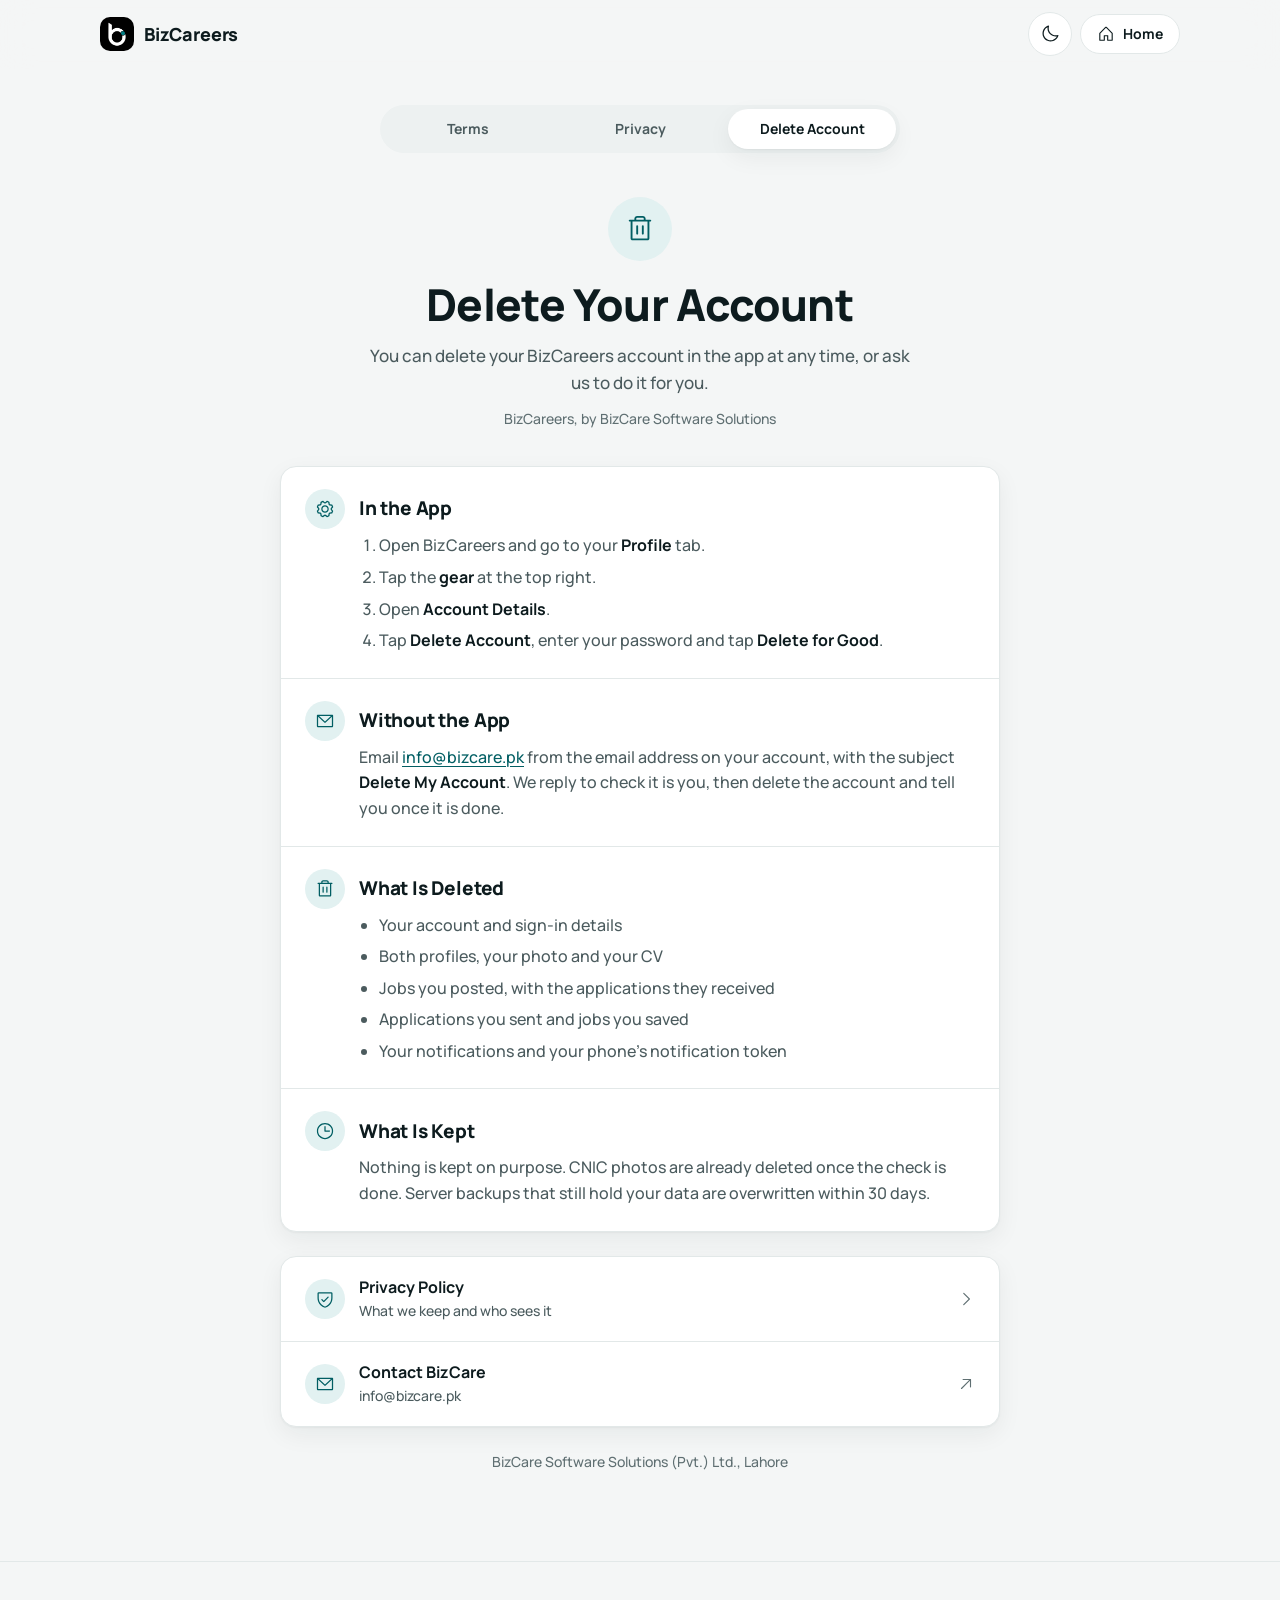
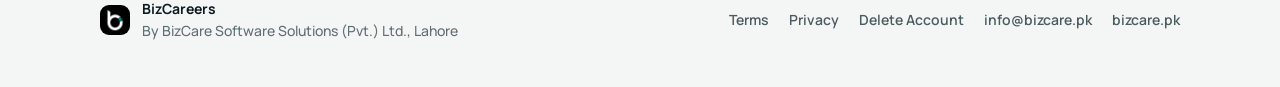
<file: delete-account.html>
<!doctype html>
<html lang="en">
<head>
<meta charset="utf-8">
<meta name="viewport" content="width=device-width, initial-scale=1">
<title>Delete Your Account · BizCareers</title>
<meta name="description" content="How to delete your BizCareers account and what happens to your data.">
<meta name="theme-color" content="#F4F6F6">
<link rel="icon" type="image/png" href="assets/favicon.png">
<link rel="apple-touch-icon" href="assets/apple-touch-icon.png">
<meta property="og:type" content="website">
<meta property="og:site_name" content="BizCareers">
<meta property="og:title" content="Delete Your Account · BizCareers">
<meta property="og:description" content="How to delete your BizCareers account and what happens to your data.">
<meta property="og:url" content="https://usmanghanics.github.io/BizCareers/delete-account.html">
<meta property="og:image" content="https://usmanghanics.github.io/BizCareers/assets/icon.png">
<link rel="canonical" href="https://usmanghanics.github.io/BizCareers/delete-account.html">
<meta name="twitter:card" content="summary">
<link rel="preload" href="assets/fonts/Manrope.ttf" as="font" type="font/ttf" crossorigin>
<link rel="stylesheet" href="assets/style.css">
<script>try{if(localStorage.getItem('bizcareers.theme')==='dark')document.documentElement.dataset.theme='dark'}catch(e){}</script>
<script src="assets/site.js" defer></script>
</head>
<body>
<a class="skip" href="#main">Skip to Content</a>
<header class="bar">
  <div class="wrap">
    <a class="brand" href="index.html"><img src="assets/icon.png" alt="" width="34" height="34">BizCareers</a>
    <div class="bar-end">
      <button class="icon-btn theme-btn" type="button" aria-label="Switch to dark" aria-pressed="false"><svg class="i i-moon" viewBox="0 0 256 256" aria-hidden="true" focusable="false"><path d="M233.5 142.2Q232.5 141.2 231 140.6Q229.5 140 228 140Q227.2 140 226.6 140Q226 140 225.5 140.2L225.5 140.2Q219.8 142 213.2 143Q206.8 144 200 144Q181.8 144 165.8 137Q149.8 130.2 137.8 118.2Q125.8 106.2 119 90.2Q112 74.2 112 56Q112 49 113 42.5Q114 36 116 29.8L115.8 30.5Q116 30 116 29.4Q116 28.8 116 28Q116 24.8 113.8 22.4Q111.5 20 108 20Q107.5 20 106.9 20.1Q106.2 20.2 105.8 20.5L105.8 20.5Q89.5 25.5 76.1 35Q62.8 44.5 53 57.2L52.8 57.5Q43 70.2 37.5 86.2Q32 102.2 32 120Q32 141.5 40 160.5Q48.2 179.5 62.4 193.6Q76.5 207.8 95.5 215.8Q114.2 224 136 224Q136 224 136 224Q136 224 136 224L136 224Q136 224 136.1 224Q136.2 224 136.2 224Q154 224 169.9 218.4Q185.8 212.8 198.8 203L198.5 203Q211.5 193.2 221 180Q230.5 166.8 235.2 151L235.5 150.2Q235.8 149.8 235.8 149.1Q235.8 148.5 235.8 147.8Q235.8 146.2 235.1 144.8Q234.5 143.2 233.5 142.2L233.5 142.2L233.5 142.2ZM189 190.2Q178 198.8 164.5 203.4Q151 208 136 208Q117.8 208 101.8 201.2Q85.8 194.2 73.8 182.2Q61.8 170.2 54.8 154.2Q48 138.2 48 120Q48 105 52.8 91.5Q57.5 78 65.8 67L65.8 67Q72 59 79.8 52.5Q87.5 46 96.5 41.2L97 41Q96.5 44.5 96.2 48.2Q96 52 96 56L96 56Q96 77.5 104.2 96.5Q112.5 115.5 126.5 129.5Q140.5 143.5 159.5 151.8Q178.5 160 200 160L200 160Q204 160 207.9 159.8Q211.8 159.5 215.5 158.8L215 159Q210.2 168.5 203.8 176.2Q197.2 184 189 190.2L189 190.2L189 190.2Z"/></svg><svg class="i i-sun" viewBox="0 0 256 256" aria-hidden="true" focusable="false"><path d="M120 40L120 16Q120 12.8 122.4 10.4Q124.8 8 128 8Q131.2 8 133.6 10.4Q136 12.8 136 16L136 16L136 40Q136 43.2 133.6 45.6Q131.2 48 128 48Q124.8 48 122.4 45.6Q120 43.2 120 40L120 40ZM192 128Q192 141.2 187 153Q182 164.5 173.2 173.2Q164.5 182 153 187Q141.2 192 128 192Q114.8 192 103 187Q91.5 182 82.8 173.2Q74 164.5 69 153Q64 141.2 64 128Q64 114.8 69 103Q74 91.5 82.8 82.8Q91.5 74 103 69Q114.8 64 128 64L128 64Q141.2 64 153 69Q164.5 74 173.2 82.8Q182 91.5 187 103Q192 114.8 192 128L192 128ZM176 128Q176 108 162 94Q148 80 128 80Q108 80 94 94Q80 108 80 128Q80 148 94 162Q108 176 128 176L128 176Q147.8 176 161.9 161.9Q176 147.8 176 128L176 128L176 128ZM58.2 69.8Q59.5 70.8 60.9 71.4Q62.2 72 64 72Q67.2 72 69.6 69.6Q72 67.2 72 64Q72 62.2 71.4 60.9Q70.8 59.5 69.8 58.2L53.8 42.2Q52.5 41.2 51.1 40.6Q49.8 40 48 40Q44.8 40 42.4 42.4Q40 44.8 40 48Q40 49.8 40.6 51.1Q41.2 52.5 42.2 53.8L42.2 53.8L58.2 69.8ZM58.2 186.2L42.2 202.2Q41.2 203.5 40.6 204.9Q40 206.2 40 208Q40 211.2 42.4 213.6Q44.8 216 48 216Q49.8 216 51.1 215.4Q52.5 214.8 53.8 213.8L53.8 213.8L69.8 197.8Q70.8 196.5 71.4 195.1Q72 193.8 72 192Q72 188.8 69.6 186.4Q67.2 184 64 184Q62.2 184 60.9 184.6Q59.5 185.2 58.2 186.2L58.2 186.2ZM192 72Q192 72 192 72Q192 72 192 72Q193.8 72 195.1 71.4Q196.5 70.8 197.8 69.8L197.8 69.8L213.8 53.8Q214.8 52.5 215.4 51.1Q216 49.8 216 48Q216 44.8 213.6 42.4Q211.2 40 208 40Q206.2 40 204.9 40.6Q203.5 41.2 202.2 42.2L202.2 42.2L186.2 58.2Q185.2 59.5 184.6 60.9Q184 62.2 184 64Q184 67.2 186.4 69.6Q188.8 72 192 72Q192 72 192 72Q192 72 192 72L192 72L192 72ZM197.8 186.2Q196.5 185.2 195.1 184.6Q193.8 184 192 184Q188.8 184 186.4 186.4Q184 188.8 184 192Q184 193.8 184.6 195.1Q185.2 196.5 186.2 197.8L202.2 213.8Q203.5 214.8 204.9 215.4Q206.2 216 208 216Q211.2 216 213.6 213.6Q216 211.2 216 208Q216 206.2 215.4 204.9Q214.8 203.5 213.8 202.2L213.8 202.2L197.8 186.2ZM48 128Q48 124.8 45.6 122.4Q43.2 120 40 120L40 120L16 120Q12.8 120 10.4 122.4Q8 124.8 8 128Q8 131.2 10.4 133.6Q12.8 136 16 136L16 136L40 136Q43.2 136 45.6 133.6Q48 131.2 48 128L48 128ZM128 208Q124.8 208 122.4 210.4Q120 212.8 120 216L120 216L120 240Q120 243.2 122.4 245.6Q124.8 248 128 248Q131.2 248 133.6 245.6Q136 243.2 136 240L136 240L136 216Q136 212.8 133.6 210.4Q131.2 208 128 208L128 208ZM240 120L216 120Q212.8 120 210.4 122.4Q208 124.8 208 128Q208 131.2 210.4 133.6Q212.8 136 216 136L216 136L240 136Q243.2 136 245.6 133.6Q248 131.2 248 128Q248 124.8 245.6 122.4Q243.2 120 240 120L240 120Z"/></svg></button>
      <a class="btn btn-quiet btn-small" href="index.html"><svg class="i" viewBox="0 0 256 256" aria-hidden="true" focusable="false"><path d="M219.2 108.8L139.2 28.8Q137.2 26.5 134.2 25.2Q131.2 24 128 24Q124.8 24 121.8 25.2Q118.8 26.5 116.8 28.8L36.8 108.8Q34.5 110.8 33.2 113.8Q32 116.8 32 120Q32 120 32 120Q32 120 32 120L32 120L32 216Q32 219.2 34.4 221.6Q36.8 224 40 224L40 224L104 224Q107.2 224 109.6 221.6Q112 219.2 112 216L112 216L112 160L144 160L144 216Q144 219.2 146.4 221.6Q148.8 224 152 224L152 224L216 224Q219.2 224 221.6 221.6Q224 219.2 224 216L224 216L224 120Q224 120 224 120Q224 120 224 120Q224 116.8 222.8 113.8Q221.5 110.8 219.2 108.8L219.2 108.8L219.2 108.8ZM208 208L160 208L160 152Q160 148.8 157.6 146.4Q155.2 144 152 144L152 144L104 144Q100.8 144 98.4 146.4Q96 148.8 96 152L96 152L96 208L48 208L48 120L128 40L208 120L208 208Z"/></svg>Home</a>
    </div>
  </div>
</header>
<main id="main" class="doc">
  <nav class="doc-tabs" aria-label="Legal pages"><a href="terms.html">Terms</a><a href="privacy.html">Privacy</a><a href="delete-account.html" aria-current="page">Delete Account</a></nav>
  <div class="doc-head">
    <span class="disc disc-lg"><svg class="i" viewBox="0 0 256 256" aria-hidden="true" focusable="false"><path d="M216 48L176 48L176 40Q176 30 169 23Q162 16 152 16L152 16L104 16Q94 16 87 23Q80 30 80 40L80 40L80 48L40 48Q36.8 48 34.4 50.4Q32 52.8 32 56Q32 59.2 34.4 61.6Q36.8 64 40 64L40 64L48 64L48 208Q48 214.8 52.6 219.4Q57.2 224 64 224L64 224L192 224Q198.8 224 203.4 219.4Q208 214.8 208 208L208 208L208 64L216 64Q219.2 64 221.6 61.6Q224 59.2 224 56Q224 52.8 221.6 50.4Q219.2 48 216 48L216 48ZM96 40Q96 36.8 98.4 34.4Q100.8 32 104 32L104 32L152 32Q155.2 32 157.6 34.4Q160 36.8 160 40L160 40L160 48L96 48L96 40ZM192 208L64 208L64 64L192 64L192 208ZM112 104L112 168Q112 171.2 109.6 173.6Q107.2 176 104 176Q100.8 176 98.4 173.6Q96 171.2 96 168L96 168L96 104Q96 100.8 98.4 98.4Q100.8 96 104 96Q107.2 96 109.6 98.4Q112 100.8 112 104L112 104ZM160 104L160 168Q160 171.2 157.6 173.6Q155.2 176 152 176Q148.8 176 146.4 173.6Q144 171.2 144 168L144 168L144 104Q144 100.8 146.4 98.4Q148.8 96 152 96Q155.2 96 157.6 98.4Q160 100.8 160 104L160 104Z"/></svg></span>
    <h1>Delete Your Account</h1>
    <p class="lede">You can delete your BizCareers account in the app at any time, or ask us to do it for you.</p>
    <div class="doc-meta"><span>BizCareers, by BizCare Software Solutions</span></div>
  </div>
  <div class="card rows">
    <section class="row">
      <div class="row-head"><span class="disc disc-sm"><svg class="i" viewBox="0 0 256 256" aria-hidden="true" focusable="false"><path d="M128 80Q108 80 94 94Q80 108 80 128Q80 148 94 162Q108 176 128 176Q148 176 162 162Q176 148 176 128L176 128Q176 108.2 161.9 94.1Q147.8 80 128 80L128 80L128 80ZM128 160Q114.8 160 105.4 150.6Q96 141.2 96 128Q96 114.8 105.4 105.4Q114.8 96 128 96Q141.2 96 150.6 105.4Q160 114.8 160 128L160 128Q160 141.2 150.6 150.6Q141.2 160 128 160L128 160ZM216 130.2Q216 128 216 125.8L231 107.2Q231.8 106.2 232.2 105Q232.8 103.8 232.8 102.2Q232.8 101.8 232.6 101.1Q232.5 100.5 232.5 100L232.5 100.2Q230.5 92.8 227.6 86.1Q224.8 79.5 221.2 73.5L221.5 74Q220.5 72.2 219 71.2Q217.5 70.2 215.5 70L215.5 70L191.8 67.2Q190.2 65.8 188.8 64.2L186 40.5Q185.8 38.5 184.8 37Q183.8 35.5 182 34.5L182 34.5Q176.5 31.2 170 28.5Q163.5 25.8 156.5 23.8L155.8 23.8Q155.2 23.5 154.8 23.5Q154.2 23.5 153.8 23.5Q152.2 23.5 151 23.9Q149.8 24.2 148.8 25.2L148.8 25.2L130.2 40Q128 40 125.8 40L107.2 25Q106.2 24.2 105 23.8Q103.8 23.2 102.2 23.2Q101.8 23.2 101.1 23.4Q100.5 23.5 100 23.8L100.2 23.8Q92.8 25.8 86.1 28.5Q79.5 31.2 73.5 34.8L74 34.5Q72.2 35.5 71.2 37Q70.2 38.5 70 40.5L70 40.5L67.2 64.2Q65.8 65.8 64.2 67.2L40.5 70Q38.5 70.2 37 71.2Q35.5 72.2 34.5 74L34.5 74Q31.2 79.5 28.5 86Q25.8 92.5 23.8 99.5L23.8 100.2Q23.5 100.8 23.5 101.2Q23.5 101.8 23.5 102.2Q23.5 103.8 23.9 105Q24.2 106.2 25.2 107.2L25.2 107.2L40 125.8Q40 128 40 130.2L25 148.8Q24.2 149.8 23.8 151Q23.2 152.2 23.2 153.8Q23.2 154.2 23.4 154.9Q23.5 155.5 23.8 156L23.8 155.8Q25.8 163.2 28.5 169.9Q31.2 176.5 34.8 182.5L34.5 182Q35.5 183.8 37 184.8Q38.5 185.8 40.5 186L40.5 186L64.2 188.8Q65.8 190.2 67.2 191.8L70 215.5Q70.2 217.5 71.2 219Q72.2 220.5 74 221.5L74 221.5Q79.5 224.8 86 227.5Q92.5 230.2 99.5 232.2L100.2 232.2Q100.8 232.5 101.2 232.5Q101.8 232.5 102.2 232.5Q103.8 232.5 105 232.1Q106.2 231.8 107.2 230.8L107.2 230.8L125.8 216Q128 216 130.2 216L148.8 231Q149.8 231.8 151 232.2Q152.2 232.8 153.8 232.8Q154.2 232.8 154.9 232.6Q155.5 232.5 156 232.5L155.8 232.5Q163.2 230.5 169.9 227.6Q176.5 224.8 182.5 221.2L182 221.5Q183.8 220.5 184.8 219Q185.8 217.5 186 215.5L186 215.5L188.8 191.8Q190.2 190.2 191.8 188.8L215.5 186Q217.5 185.8 219 184.8Q220.5 183.8 221.5 182L221.5 182Q224.8 176.5 227.5 170Q230.2 163.5 232.2 156.5L232.2 155.8Q232.5 155.2 232.5 154.8Q232.5 154.2 232.5 153.8Q232.5 152.2 232.1 151Q231.8 149.8 230.8 148.8L230.8 148.8L216 130.2ZM200 123.8Q200 124.8 200 125.8Q200 126.8 200 128Q200 129.2 200 130.4Q200 131.5 200 132.5L200 132.2Q200 132.5 200 132.6Q200 132.8 200 132.8Q200 134.2 200.4 135.5Q200.8 136.8 201.8 137.8L201.8 137.8L215.8 155.5Q214.5 160 212.9 163.8Q211.2 167.5 209.2 171L209.5 170.5L187 173Q185.5 173.2 184.1 174Q182.8 174.8 182 175.8L182 175.8Q180.5 177.5 179 179Q177.5 180.5 175.8 181.8L175.8 182Q174.8 182.8 174 184.1Q173.2 185.5 173 187L173 187L170.5 209.5Q167.5 211.2 163.9 212.8Q160.2 214.2 156.2 215.5L155.5 215.8L137.8 201.5Q136.8 200.8 135.5 200.2Q134.2 199.8 133 199.8Q132.8 199.8 132.8 199.8Q132.8 199.8 132.8 199.8L132.5 199.8Q131.5 200 130.4 200Q129.2 200 128 200Q127 200 125.9 200Q124.8 200 123.5 199.8L123.8 199.8Q123.5 199.8 123.4 199.8Q123.2 199.8 123.2 199.8Q121.8 199.8 120.5 200.2Q119.2 200.8 118.2 201.5L118.2 201.5L100.5 215.8Q96 214.5 92.2 212.9Q88.5 211.2 85 209.2L85.5 209.5L83 187Q82.8 185.5 82 184.1Q81.2 182.8 80.2 182L80.2 182Q78.5 180.5 77 179Q75.5 177.5 74.2 175.8L74 175.8Q73.2 174.8 71.9 174Q70.5 173.2 69 173L69 173L46.5 170.5Q44.8 167.5 43.2 163.8Q41.8 160 40.5 156.2L40.2 155.5L54.5 137.8Q55.2 136.8 55.8 135.5Q56.2 134.2 56.2 132.8Q56.2 132.8 56.2 132.6Q56.2 132.5 56.2 132.2L56.2 132.5Q56 131.5 56 130.4Q56 129.2 56 128Q56 127 56 125.8Q56 124.5 56.2 123.5L56.2 123.8Q56.2 123.5 56.2 123.4Q56.2 123.2 56.2 123.2Q56.2 121.8 55.8 120.5Q55.2 119.2 54.5 118.2L54.5 118.2L40.2 100.5Q41.5 96 43.1 92.2Q44.8 88.5 46.8 85L46.5 85.5L69 83Q70.5 82.8 71.9 82Q73.2 81.2 74 80.2L74 80.2Q75.5 78.5 77 77Q78.5 75.5 80.2 74.2L80.2 74Q81.2 73.2 82 71.9Q82.8 70.5 83 69L83 69L85.5 46.5Q88.5 44.8 92.2 43.2Q96 41.8 99.8 40.5L100.5 40.2L118.2 54.5Q119.2 55.2 120.5 55.8Q121.8 56.2 123.2 56.2Q123.2 56.2 123.4 56.2Q123.5 56.2 123.8 56.2L123.5 56.2Q124.5 56 125.6 56Q126.8 56 128 56Q129 56 130.2 56Q131.5 56 132.5 56.2L132.2 56.2Q132.5 56.2 132.6 56.2Q132.8 56.2 132.8 56.2Q134.2 56.2 135.5 55.8Q136.8 55.2 137.8 54.5L137.8 54.5L155.5 40.2Q160 41.5 163.8 43.1Q167.5 44.8 171 46.8L170.5 46.5L173 69Q173.2 70.5 174 71.9Q174.8 73.2 175.8 74L175.8 74Q177.5 75.5 179 77Q180.5 78.5 181.8 80.2L182 80.2Q182.8 81.2 184.1 82Q185.5 82.8 187 83L187 83L209.5 85.5Q211.2 88.5 212.8 92.1Q214.2 95.8 215.5 99.8L215.8 100.5L201.5 118.2Q200.8 119.2 200.2 120.5Q199.8 121.8 199.8 123.2Q199.8 123.2 199.8 123.4Q199.8 123.5 199.8 123.8L199.8 123.8L200 123.8Z"/></svg></span><h2>In the App</h2></div>
      <div class="row-body"><ol><li>Open BizCareers and go to your <strong>Profile</strong> tab.</li><li>Tap the <strong>gear</strong> at the top right.</li><li>Open <strong>Account Details</strong>.</li><li>Tap <strong>Delete Account</strong>, enter your password and tap <strong>Delete for Good</strong>.</li></ol></div>
    </section>
    <section class="row">
      <div class="row-head"><span class="disc disc-sm"><svg class="i" viewBox="0 0 256 256" aria-hidden="true" focusable="false"><path d="M224 48L32 48Q28.8 48 26.4 50.4Q24 52.8 24 56L24 56L24 192Q24 198.8 28.6 203.4Q33.2 208 40 208L40 208L216 208Q222.8 208 227.4 203.4Q232 198.8 232 192L232 192L232 56Q232 52.8 229.6 50.4Q227.2 48 224 48L224 48ZM203.5 64L128 133.2L52.5 64L203.5 64ZM216 192L40 192L40 74.2L122.5 150Q123.8 151 125.1 151.5Q126.5 152 128 152Q129.5 152 130.9 151.5Q132.2 151 133.5 150L133.5 150L216 74.2L216 192Z"/></svg></span><h2>Without the App</h2></div>
      <div class="row-body"><p>Email <a href="mailto:info@bizcare.pk?subject=Delete%20My%20Account">info@bizcare.pk</a> from the email address on your account, with the subject <strong>Delete My Account</strong>. We reply to check it is you, then delete the account and tell you once it is done.</p></div>
    </section>
    <section class="row">
      <div class="row-head"><span class="disc disc-sm"><svg class="i" viewBox="0 0 256 256" aria-hidden="true" focusable="false"><path d="M216 48L176 48L176 40Q176 30 169 23Q162 16 152 16L152 16L104 16Q94 16 87 23Q80 30 80 40L80 40L80 48L40 48Q36.8 48 34.4 50.4Q32 52.8 32 56Q32 59.2 34.4 61.6Q36.8 64 40 64L40 64L48 64L48 208Q48 214.8 52.6 219.4Q57.2 224 64 224L64 224L192 224Q198.8 224 203.4 219.4Q208 214.8 208 208L208 208L208 64L216 64Q219.2 64 221.6 61.6Q224 59.2 224 56Q224 52.8 221.6 50.4Q219.2 48 216 48L216 48ZM96 40Q96 36.8 98.4 34.4Q100.8 32 104 32L104 32L152 32Q155.2 32 157.6 34.4Q160 36.8 160 40L160 40L160 48L96 48L96 40ZM192 208L64 208L64 64L192 64L192 208ZM112 104L112 168Q112 171.2 109.6 173.6Q107.2 176 104 176Q100.8 176 98.4 173.6Q96 171.2 96 168L96 168L96 104Q96 100.8 98.4 98.4Q100.8 96 104 96Q107.2 96 109.6 98.4Q112 100.8 112 104L112 104ZM160 104L160 168Q160 171.2 157.6 173.6Q155.2 176 152 176Q148.8 176 146.4 173.6Q144 171.2 144 168L144 168L144 104Q144 100.8 146.4 98.4Q148.8 96 152 96Q155.2 96 157.6 98.4Q160 100.8 160 104L160 104Z"/></svg></span><h2>What Is Deleted</h2></div>
      <div class="row-body"><ul><li>Your account and sign-in details</li><li>Both profiles, your photo and your CV</li><li>Jobs you posted, with the applications they received</li><li>Applications you sent and jobs you saved</li><li>Your notifications and your phone&#8217;s notification token</li></ul></div>
    </section>
    <section class="row">
      <div class="row-head"><span class="disc disc-sm"><svg class="i" viewBox="0 0 256 256" aria-hidden="true" focusable="false"><path d="M128 24Q106.5 24 87.5 32.2Q68.5 40.2 54.4 54.4Q40.2 68.5 32.2 87.5Q24 106.5 24 128Q24 149.5 32.2 168.5Q40.2 187.5 54.4 201.6Q68.5 215.8 87.5 223.8Q106.5 232 128 232Q149.5 232 168.5 223.8Q187.5 215.8 201.6 201.6Q215.8 187.5 223.8 168.5Q232 149.5 232 128L232 128Q232 106.5 223.8 87.5Q215.5 68.5 201.5 54.5Q187.5 40.5 168.5 32.2Q149.5 24 128 24L128 24ZM128 216Q109.8 216 93.8 209Q77.8 202.2 65.8 190.2Q53.8 178.2 47 162.2Q40 146.2 40 128Q40 109.8 47 93.8Q53.8 77.8 65.8 65.8Q77.8 53.8 93.8 47Q109.8 40 128 40Q146.2 40 162.2 47Q178.2 53.8 190.2 65.8Q202.2 77.8 209 93.8Q216 109.8 216 128L216 128Q216 146.2 209 162.2Q202.2 178.2 190.2 190.2Q178.2 202.2 162.2 209Q146.2 216 128 216L128 216L128 216ZM192 128Q192 131.2 189.6 133.6Q187.2 136 184 136L184 136L128 136Q124.8 136 122.4 133.6Q120 131.2 120 128L120 128L120 72Q120 68.8 122.4 66.4Q124.8 64 128 64Q131.2 64 133.6 66.4Q136 68.8 136 72L136 72L136 120L184 120Q187.2 120 189.6 122.4Q192 124.8 192 128L192 128Z"/></svg></span><h2>What Is Kept</h2></div>
      <div class="row-body"><p>Nothing is kept on purpose. CNIC photos are already deleted once the check is done. Server backups that still hold your data are overwritten within 30 days.</p></div>
    </section>
  </div>
  <div class="card doc-links">
    <a class="link-row" href="privacy.html"><span class="disc disc-sm"><svg class="i" viewBox="0 0 256 256" aria-hidden="true" focusable="false"><path d="M208 40L48 40Q41.2 40 36.6 44.6Q32 49.2 32 56L32 56L32 112Q32 131.8 36.2 147.8Q40.8 163.8 47.5 176.2Q54.2 188.8 62.5 198.2Q71 207.5 79 214.2Q96.2 228.2 110.8 233.9Q125.2 239.5 126 239.8Q126.5 239.8 127 239.9Q127.5 240 128 240Q128.5 240 129.1 239.9Q129.8 239.8 130.2 239.8L130.2 239.8Q131 239.5 145.4 233.9Q159.8 228.2 177.2 214.2Q185.2 207.5 193.5 198.2Q201.8 188.8 208.5 176.2Q215.2 163.8 219.8 147.8Q224 131.8 224 112L224 56Q224 49.2 219.4 44.6Q214.8 40 208 40L208 40L208 40ZM208 112Q208 126 205.5 138.5Q203 151 197.9 162.2Q192.8 173.5 185 183.2Q177.5 193 167.5 201.5Q159 208.5 149.2 214Q139.5 219.5 129 223.2L128 223.5Q116.8 219.8 107 214.1Q97.2 208.5 88.8 201.8L89 201.8Q78.8 193.5 71.2 183.5Q63.5 173.8 58.4 162.5Q53.2 151.2 50.5 138.8Q48 126 48 112L48 56L208 56L208 112ZM82.2 141.8Q81.2 140.5 80.6 139.1Q80 137.8 80 136Q80 132.8 82.4 130.4Q84.8 128 88 128Q89.8 128 91.1 128.6Q92.5 129.2 93.8 130.2L112 148.8L162.2 98.2Q163.5 97.2 164.9 96.6Q166.2 96 168 96Q171.2 96 173.6 98.4Q176 100.8 176 104Q176 105.8 175.4 107.1Q174.8 108.5 173.8 109.8L117.8 165.8Q116.5 166.8 115.1 167.4Q113.8 168 112 168Q110.2 168 108.9 167.4Q107.5 166.8 106.2 165.8L106.2 165.8L82.2 141.8Z"/></svg></span><span><b>Privacy Policy</b><small>What we keep and who sees it</small></span><svg class="i" viewBox="0 0 256 256" aria-hidden="true" focusable="false"><path d="M181.8 133.8L101.8 213.8Q100.5 214.8 99.1 215.4Q97.8 216 96 216Q92.8 216 90.4 213.6Q88 211.2 88 208Q88 206.2 88.6 204.9Q89.2 203.5 90.2 202.2L164.8 128L90.2 53.8Q89.2 52.5 88.6 51.1Q88 49.8 88 48Q88 44.8 90.4 42.4Q92.8 40 96 40Q97.8 40 99.1 40.6Q100.5 41.2 101.8 42.2L101.8 42.2L181.8 122.2Q182.8 123.5 183.4 124.9Q184 126.2 184 128Q184 129.8 183.4 131.1Q182.8 132.5 181.8 133.8L181.8 133.8Z"/></svg></a>
    <a class="link-row" href="mailto:info@bizcare.pk"><span class="disc disc-sm"><svg class="i" viewBox="0 0 256 256" aria-hidden="true" focusable="false"><path d="M224 48L32 48Q28.8 48 26.4 50.4Q24 52.8 24 56L24 56L24 192Q24 198.8 28.6 203.4Q33.2 208 40 208L40 208L216 208Q222.8 208 227.4 203.4Q232 198.8 232 192L232 192L232 56Q232 52.8 229.6 50.4Q227.2 48 224 48L224 48ZM203.5 64L128 133.2L52.5 64L203.5 64ZM216 192L40 192L40 74.2L122.5 150Q123.8 151 125.1 151.5Q126.5 152 128 152Q129.5 152 130.9 151.5Q132.2 151 133.5 150L133.5 150L216 74.2L216 192Z"/></svg></span><span><b>Contact BizCare</b><small>info@bizcare.pk</small></span><svg class="i" viewBox="0 0 256 256" aria-hidden="true" focusable="false"><path d="M200 64L200 168Q200 171.2 197.6 173.6Q195.2 176 192 176Q188.8 176 186.4 173.6Q184 171.2 184 168L184 168L184 83.2L69.8 197.8Q68.5 198.8 67.1 199.4Q65.8 200 64 200Q60.8 200 58.4 197.6Q56 195.2 56 192Q56 190.2 56.6 188.9Q57.2 187.5 58.2 186.2L58.2 186.2L172.8 72L88 72Q84.8 72 82.4 69.6Q80 67.2 80 64Q80 60.8 82.4 58.4Q84.8 56 88 56L88 56L192 56Q195.2 56 197.6 58.4Q200 60.8 200 64L200 64Z"/></svg></a>
  </div>
  <p class="doc-foot">BizCare Software Solutions (Pvt.) Ltd., Lahore</p>
</main>
<footer class="foot">
  <div class="wrap">
    <div class="foot-brand">
      <img src="assets/icon.png" alt="" width="30" height="30">
      <div><b>BizCareers</b>By BizCare Software Solutions (Pvt.) Ltd., Lahore</div>
    </div>
    <nav class="foot-links" aria-label="Site">
      <a href="terms.html">Terms</a>
      <a href="privacy.html">Privacy</a>
      <a href="delete-account.html">Delete Account</a>
      <a href="mailto:info@bizcare.pk">info@bizcare.pk</a>
      <a href="https://bizcare.pk" rel="noopener">bizcare.pk</a>
    </nav>
  </div>
</footer>
</body>
</html>
</file>
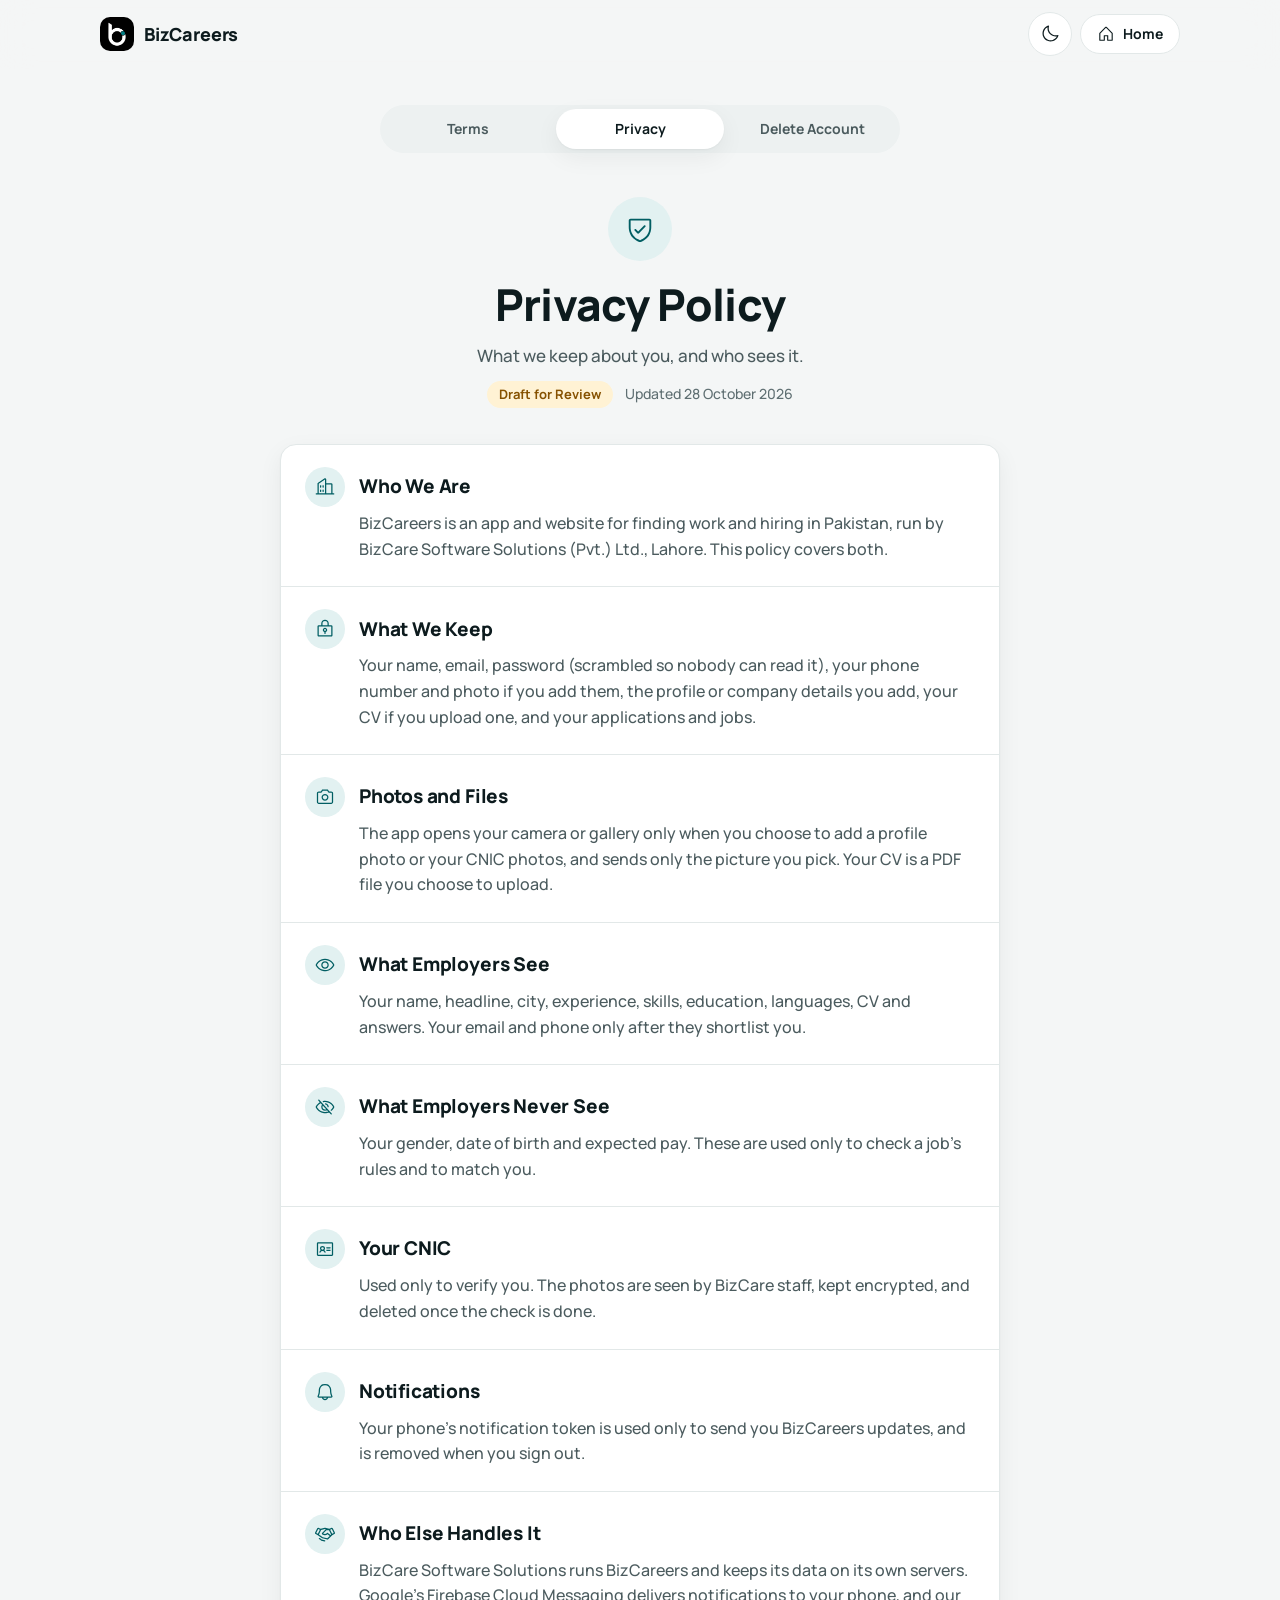
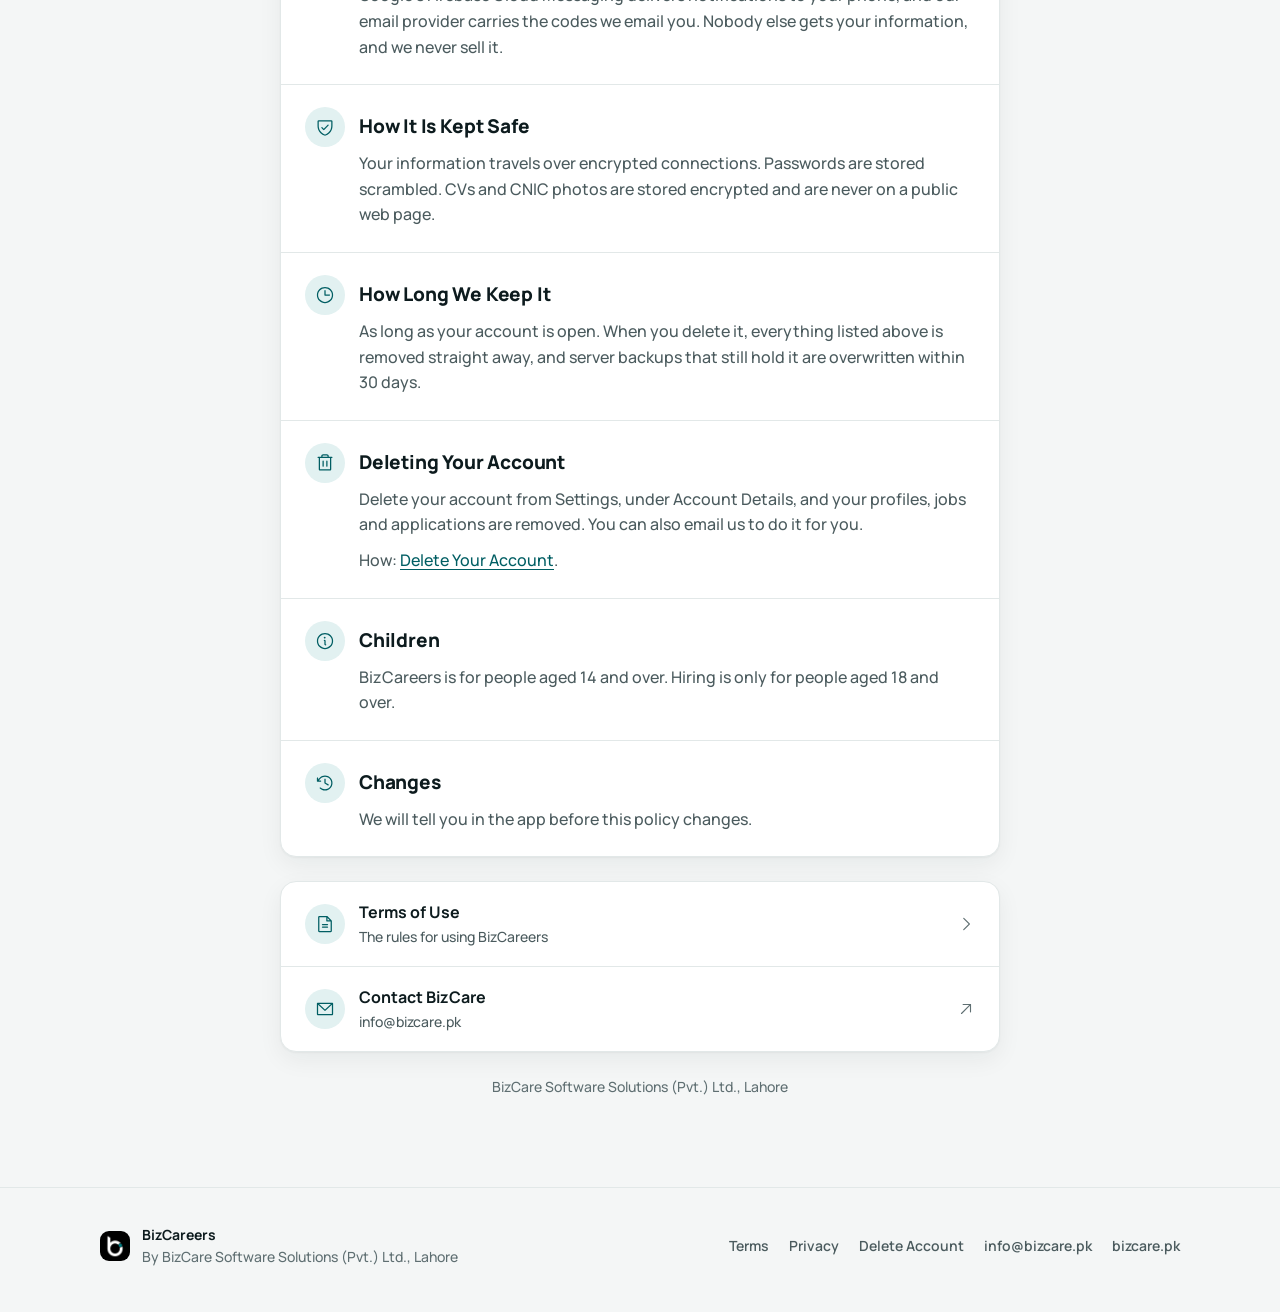
<file: privacy.html>
<!doctype html>
<html lang="en">
<head>
<meta charset="utf-8">
<meta name="viewport" content="width=device-width, initial-scale=1">
<title>Privacy Policy · BizCareers</title>
<meta name="description" content="What BizCareers keeps about you, and who sees it.">
<meta name="theme-color" content="#F4F6F6">
<link rel="icon" type="image/png" href="assets/favicon.png">
<link rel="apple-touch-icon" href="assets/apple-touch-icon.png">
<meta property="og:type" content="website">
<meta property="og:site_name" content="BizCareers">
<meta property="og:title" content="Privacy Policy · BizCareers">
<meta property="og:description" content="What BizCareers keeps about you, and who sees it.">
<meta property="og:url" content="https://usmanghanics.github.io/BizCareers/privacy.html">
<meta property="og:image" content="https://usmanghanics.github.io/BizCareers/assets/icon.png">
<link rel="canonical" href="https://usmanghanics.github.io/BizCareers/privacy.html">
<meta name="twitter:card" content="summary">
<link rel="preload" href="assets/fonts/Manrope.ttf" as="font" type="font/ttf" crossorigin>
<link rel="stylesheet" href="assets/style.css">
<script>try{if(localStorage.getItem('bizcareers.theme')==='dark')document.documentElement.dataset.theme='dark'}catch(e){}</script>
<script src="assets/site.js" defer></script>
</head>
<body>
<a class="skip" href="#main">Skip to Content</a>
<header class="bar">
  <div class="wrap">
    <a class="brand" href="index.html"><img src="assets/icon.png" alt="" width="34" height="34">BizCareers</a>
    <div class="bar-end">
      <button class="icon-btn theme-btn" type="button" aria-label="Switch to dark" aria-pressed="false"><svg class="i i-moon" viewBox="0 0 256 256" aria-hidden="true" focusable="false"><path d="M233.5 142.2Q232.5 141.2 231 140.6Q229.5 140 228 140Q227.2 140 226.6 140Q226 140 225.5 140.2L225.5 140.2Q219.8 142 213.2 143Q206.8 144 200 144Q181.8 144 165.8 137Q149.8 130.2 137.8 118.2Q125.8 106.2 119 90.2Q112 74.2 112 56Q112 49 113 42.5Q114 36 116 29.8L115.8 30.5Q116 30 116 29.4Q116 28.8 116 28Q116 24.8 113.8 22.4Q111.5 20 108 20Q107.5 20 106.9 20.1Q106.2 20.2 105.8 20.5L105.8 20.5Q89.5 25.5 76.1 35Q62.8 44.5 53 57.2L52.8 57.5Q43 70.2 37.5 86.2Q32 102.2 32 120Q32 141.5 40 160.5Q48.2 179.5 62.4 193.6Q76.5 207.8 95.5 215.8Q114.2 224 136 224Q136 224 136 224Q136 224 136 224L136 224Q136 224 136.1 224Q136.2 224 136.2 224Q154 224 169.9 218.4Q185.8 212.8 198.8 203L198.5 203Q211.5 193.2 221 180Q230.5 166.8 235.2 151L235.5 150.2Q235.8 149.8 235.8 149.1Q235.8 148.5 235.8 147.8Q235.8 146.2 235.1 144.8Q234.5 143.2 233.5 142.2L233.5 142.2L233.5 142.2ZM189 190.2Q178 198.8 164.5 203.4Q151 208 136 208Q117.8 208 101.8 201.2Q85.8 194.2 73.8 182.2Q61.8 170.2 54.8 154.2Q48 138.2 48 120Q48 105 52.8 91.5Q57.5 78 65.8 67L65.8 67Q72 59 79.8 52.5Q87.5 46 96.5 41.2L97 41Q96.5 44.5 96.2 48.2Q96 52 96 56L96 56Q96 77.5 104.2 96.5Q112.5 115.5 126.5 129.5Q140.5 143.5 159.5 151.8Q178.5 160 200 160L200 160Q204 160 207.9 159.8Q211.8 159.5 215.5 158.8L215 159Q210.2 168.5 203.8 176.2Q197.2 184 189 190.2L189 190.2L189 190.2Z"/></svg><svg class="i i-sun" viewBox="0 0 256 256" aria-hidden="true" focusable="false"><path d="M120 40L120 16Q120 12.8 122.4 10.4Q124.8 8 128 8Q131.2 8 133.6 10.4Q136 12.8 136 16L136 16L136 40Q136 43.2 133.6 45.6Q131.2 48 128 48Q124.8 48 122.4 45.6Q120 43.2 120 40L120 40ZM192 128Q192 141.2 187 153Q182 164.5 173.2 173.2Q164.5 182 153 187Q141.2 192 128 192Q114.8 192 103 187Q91.5 182 82.8 173.2Q74 164.5 69 153Q64 141.2 64 128Q64 114.8 69 103Q74 91.5 82.8 82.8Q91.5 74 103 69Q114.8 64 128 64L128 64Q141.2 64 153 69Q164.5 74 173.2 82.8Q182 91.5 187 103Q192 114.8 192 128L192 128ZM176 128Q176 108 162 94Q148 80 128 80Q108 80 94 94Q80 108 80 128Q80 148 94 162Q108 176 128 176L128 176Q147.8 176 161.9 161.9Q176 147.8 176 128L176 128L176 128ZM58.2 69.8Q59.5 70.8 60.9 71.4Q62.2 72 64 72Q67.2 72 69.6 69.6Q72 67.2 72 64Q72 62.2 71.4 60.9Q70.8 59.5 69.8 58.2L53.8 42.2Q52.5 41.2 51.1 40.6Q49.8 40 48 40Q44.8 40 42.4 42.4Q40 44.8 40 48Q40 49.8 40.6 51.1Q41.2 52.5 42.2 53.8L42.2 53.8L58.2 69.8ZM58.2 186.2L42.2 202.2Q41.2 203.5 40.6 204.9Q40 206.2 40 208Q40 211.2 42.4 213.6Q44.8 216 48 216Q49.8 216 51.1 215.4Q52.5 214.8 53.8 213.8L53.8 213.8L69.8 197.8Q70.8 196.5 71.4 195.1Q72 193.8 72 192Q72 188.8 69.6 186.4Q67.2 184 64 184Q62.2 184 60.9 184.6Q59.5 185.2 58.2 186.2L58.2 186.2ZM192 72Q192 72 192 72Q192 72 192 72Q193.8 72 195.1 71.4Q196.5 70.8 197.8 69.8L197.8 69.8L213.8 53.8Q214.8 52.5 215.4 51.1Q216 49.8 216 48Q216 44.8 213.6 42.4Q211.2 40 208 40Q206.2 40 204.9 40.6Q203.5 41.2 202.2 42.2L202.2 42.2L186.2 58.2Q185.2 59.5 184.6 60.9Q184 62.2 184 64Q184 67.2 186.4 69.6Q188.8 72 192 72Q192 72 192 72Q192 72 192 72L192 72L192 72ZM197.8 186.2Q196.5 185.2 195.1 184.6Q193.8 184 192 184Q188.8 184 186.4 186.4Q184 188.8 184 192Q184 193.8 184.6 195.1Q185.2 196.5 186.2 197.8L202.2 213.8Q203.5 214.8 204.9 215.4Q206.2 216 208 216Q211.2 216 213.6 213.6Q216 211.2 216 208Q216 206.2 215.4 204.9Q214.8 203.5 213.8 202.2L213.8 202.2L197.8 186.2ZM48 128Q48 124.8 45.6 122.4Q43.2 120 40 120L40 120L16 120Q12.8 120 10.4 122.4Q8 124.8 8 128Q8 131.2 10.4 133.6Q12.8 136 16 136L16 136L40 136Q43.2 136 45.6 133.6Q48 131.2 48 128L48 128ZM128 208Q124.8 208 122.4 210.4Q120 212.8 120 216L120 216L120 240Q120 243.2 122.4 245.6Q124.8 248 128 248Q131.2 248 133.6 245.6Q136 243.2 136 240L136 240L136 216Q136 212.8 133.6 210.4Q131.2 208 128 208L128 208ZM240 120L216 120Q212.8 120 210.4 122.4Q208 124.8 208 128Q208 131.2 210.4 133.6Q212.8 136 216 136L216 136L240 136Q243.2 136 245.6 133.6Q248 131.2 248 128Q248 124.8 245.6 122.4Q243.2 120 240 120L240 120Z"/></svg></button>
      <a class="btn btn-quiet btn-small" href="index.html"><svg class="i" viewBox="0 0 256 256" aria-hidden="true" focusable="false"><path d="M219.2 108.8L139.2 28.8Q137.2 26.5 134.2 25.2Q131.2 24 128 24Q124.8 24 121.8 25.2Q118.8 26.5 116.8 28.8L36.8 108.8Q34.5 110.8 33.2 113.8Q32 116.8 32 120Q32 120 32 120Q32 120 32 120L32 120L32 216Q32 219.2 34.4 221.6Q36.8 224 40 224L40 224L104 224Q107.2 224 109.6 221.6Q112 219.2 112 216L112 216L112 160L144 160L144 216Q144 219.2 146.4 221.6Q148.8 224 152 224L152 224L216 224Q219.2 224 221.6 221.6Q224 219.2 224 216L224 216L224 120Q224 120 224 120Q224 120 224 120Q224 116.8 222.8 113.8Q221.5 110.8 219.2 108.8L219.2 108.8L219.2 108.8ZM208 208L160 208L160 152Q160 148.8 157.6 146.4Q155.2 144 152 144L152 144L104 144Q100.8 144 98.4 146.4Q96 148.8 96 152L96 152L96 208L48 208L48 120L128 40L208 120L208 208Z"/></svg>Home</a>
    </div>
  </div>
</header>
<main id="main" class="doc">
  <nav class="doc-tabs" aria-label="Legal pages"><a href="terms.html">Terms</a><a href="privacy.html" aria-current="page">Privacy</a><a href="delete-account.html">Delete Account</a></nav>
  <div class="doc-head">
    <span class="disc disc-lg"><svg class="i" viewBox="0 0 256 256" aria-hidden="true" focusable="false"><path d="M208 40L48 40Q41.2 40 36.6 44.6Q32 49.2 32 56L32 56L32 112Q32 131.8 36.2 147.8Q40.8 163.8 47.5 176.2Q54.2 188.8 62.5 198.2Q71 207.5 79 214.2Q96.2 228.2 110.8 233.9Q125.2 239.5 126 239.8Q126.5 239.8 127 239.9Q127.5 240 128 240Q128.5 240 129.1 239.9Q129.8 239.8 130.2 239.8L130.2 239.8Q131 239.5 145.4 233.9Q159.8 228.2 177.2 214.2Q185.2 207.5 193.5 198.2Q201.8 188.8 208.5 176.2Q215.2 163.8 219.8 147.8Q224 131.8 224 112L224 56Q224 49.2 219.4 44.6Q214.8 40 208 40L208 40L208 40ZM208 112Q208 126 205.5 138.5Q203 151 197.9 162.2Q192.8 173.5 185 183.2Q177.5 193 167.5 201.5Q159 208.5 149.2 214Q139.5 219.5 129 223.2L128 223.5Q116.8 219.8 107 214.1Q97.2 208.5 88.8 201.8L89 201.8Q78.8 193.5 71.2 183.5Q63.5 173.8 58.4 162.5Q53.2 151.2 50.5 138.8Q48 126 48 112L48 56L208 56L208 112ZM82.2 141.8Q81.2 140.5 80.6 139.1Q80 137.8 80 136Q80 132.8 82.4 130.4Q84.8 128 88 128Q89.8 128 91.1 128.6Q92.5 129.2 93.8 130.2L112 148.8L162.2 98.2Q163.5 97.2 164.9 96.6Q166.2 96 168 96Q171.2 96 173.6 98.4Q176 100.8 176 104Q176 105.8 175.4 107.1Q174.8 108.5 173.8 109.8L117.8 165.8Q116.5 166.8 115.1 167.4Q113.8 168 112 168Q110.2 168 108.9 167.4Q107.5 166.8 106.2 165.8L106.2 165.8L82.2 141.8Z"/></svg></span>
    <h1>Privacy Policy</h1>
    <p class="lede">What we keep about you, and who sees it.</p>
    <div class="doc-meta"><span class="pill pill-warning">Draft for Review</span><span>Updated 28 October 2026</span></div>
  </div>
  <div class="card rows">
    <section class="row">
      <div class="row-head"><span class="disc disc-sm"><svg class="i" viewBox="0 0 256 256" aria-hidden="true" focusable="false"><path d="M240 208L224 208L224 96Q224 89.2 219.4 84.6Q214.8 80 208 80L208 80L144 80L144 32Q144 32 144 32Q144 32 144 32Q144 25.2 139.4 20.6Q134.8 16 128 16Q125.5 16 123.2 16.8Q121 17.5 119 18.8L119 18.8L39 72Q36 74.2 34 77.8Q32 81.2 32 85.2Q32 85.2 32 85.2Q32 85.2 32 85.2L32 85.2L32 208L16 208Q12.8 208 10.4 210.4Q8 212.8 8 216Q8 219.2 10.4 221.6Q12.8 224 16 224L16 224L240 224Q243.2 224 245.6 221.6Q248 219.2 248 216Q248 212.8 245.6 210.4Q243.2 208 240 208L240 208L240 208ZM208 96L208 208L144 208L144 96L208 96ZM48 85.2L128 32L128 208L48 208L48 85.2ZM112 112L112 128Q112 131.2 109.6 133.6Q107.2 136 104 136Q100.8 136 98.4 133.6Q96 131.2 96 128L96 128L96 112Q96 108.8 98.4 106.4Q100.8 104 104 104Q107.2 104 109.6 106.4Q112 108.8 112 112L112 112ZM80 112L80 128Q80 131.2 77.6 133.6Q75.2 136 72 136Q68.8 136 66.4 133.6Q64 131.2 64 128L64 128L64 112Q64 108.8 66.4 106.4Q68.8 104 72 104Q75.2 104 77.6 106.4Q80 108.8 80 112L80 112ZM80 168L80 184Q80 187.2 77.6 189.6Q75.2 192 72 192Q68.8 192 66.4 189.6Q64 187.2 64 184L64 184L64 168Q64 164.8 66.4 162.4Q68.8 160 72 160Q75.2 160 77.6 162.4Q80 164.8 80 168L80 168ZM112 168L112 184Q112 187.2 109.6 189.6Q107.2 192 104 192Q100.8 192 98.4 189.6Q96 187.2 96 184L96 184L96 168Q96 164.8 98.4 162.4Q100.8 160 104 160Q107.2 160 109.6 162.4Q112 164.8 112 168L112 168Z"/></svg></span><h2>Who We Are</h2></div>
      <div class="row-body"><p>BizCareers is an app and website for finding work and hiring in Pakistan, run by BizCare Software Solutions (Pvt.) Ltd., Lahore. This policy covers both.</p></div>
    </section>
    <section class="row">
      <div class="row-head"><span class="disc disc-sm"><svg class="i" viewBox="0 0 256 256" aria-hidden="true" focusable="false"><path d="M128 112Q116.5 112 108.2 120.2Q100 128.5 100 140Q100 149.5 105.6 156.9Q111.2 164.2 119.8 166.8L120 166.8L120 184Q120 187.2 122.4 189.6Q124.8 192 128 192Q131.2 192 133.6 189.6Q136 187.2 136 184L136 184L136 166.8Q144.8 164.2 150.4 156.9Q156 149.5 156 140Q156 128.5 147.8 120.2Q139.5 112 128 112L128 112L128 112ZM128 152Q123 152 119.5 148.5Q116 145 116 140Q116 135 119.5 131.5Q123 128 128 128Q133 128 136.5 131.5Q140 135 140 140L140 140Q140 145 136.5 148.5Q133 152 128 152L128 152ZM208 80L176 80L176 56Q176 36 162 22Q148 8 128 8Q108 8 94 22Q80 36 80 56L80 56L80 80L48 80Q41.2 80 36.6 84.6Q32 89.2 32 96L32 96L32 208Q32 214.8 36.6 219.4Q41.2 224 48 224L48 224L208 224Q214.8 224 219.4 219.4Q224 214.8 224 208L224 208L224 96Q224 89.2 219.4 84.6Q214.8 80 208 80L208 80ZM96 56Q96 42.8 105.4 33.4Q114.8 24 128 24Q141.2 24 150.6 33.4Q160 42.8 160 56L160 56L160 80L96 80L96 56ZM208 208L48 208L48 96L208 96L208 208Z"/></svg></span><h2>What We Keep</h2></div>
      <div class="row-body"><p>Your name, email, password (scrambled so nobody can read it), your phone number and photo if you add them, the profile or company details you add, your CV if you upload one, and your applications and jobs.</p></div>
    </section>
    <section class="row">
      <div class="row-head"><span class="disc disc-sm"><svg class="i" viewBox="0 0 256 256" aria-hidden="true" focusable="false"><path d="M208 56L180.2 56L166.8 35.5Q165.5 34 163.8 33Q162 32 160 32L96 32Q94 32 92.2 33Q90.5 34 89.2 35.5L89.2 35.5L75.8 56L48 56Q38 56 31 63Q24 70 24 80L24 80L24 192Q24 202 31 209Q38 216 48 216L48 216L208 216Q218 216 225 209Q232 202 232 192L232 192L232 80Q232 70 225 63Q218 56 208 56L208 56ZM216 192Q216 195.2 213.6 197.6Q211.2 200 208 200L208 200L48 200Q44.8 200 42.4 197.6Q40 195.2 40 192L40 192L40 80Q40 76.8 42.4 74.4Q44.8 72 48 72L48 72L80 72Q80 72 80 72Q80 72 80 72Q82 72 83.8 71Q85.5 70 86.8 68.5L86.8 68.5L100.2 48L155.8 48L169.2 68.5Q170.5 70 172.2 71Q174 72 176 72Q176 72 176 72Q176 72 176 72L208 72Q211.2 72 213.6 74.4Q216 76.8 216 80L216 80L216 192ZM128 88Q109.8 88 96.9 100.9Q84 113.8 84 132Q84 150.2 96.9 163.1Q109.8 176 128 176Q146.2 176 159.1 163.1Q172 150.2 172 132L172 132Q172 113.8 159.1 100.9Q146.2 88 128 88L128 88L128 88ZM128 160Q116.5 160 108.2 151.8Q100 143.5 100 132Q100 120.5 108.2 112.2Q116.5 104 128 104Q139.5 104 147.8 112.2Q156 120.5 156 132L156 132Q156 143.5 147.8 151.8Q139.5 160 128 160L128 160Z"/></svg></span><h2>Photos and Files</h2></div>
      <div class="row-body"><p>The app opens your camera or gallery only when you choose to add a profile photo or your CNIC photos, and sends only the picture you pick. Your CV is a PDF file you choose to upload.</p></div>
    </section>
    <section class="row">
      <div class="row-head"><span class="disc disc-sm"><svg class="i" viewBox="0 0 256 256" aria-hidden="true" focusable="false"><path d="M247.2 124.8Q247 124.2 240.4 112.4Q233.8 100.5 219.8 86.2Q210.2 77 199.8 69.8Q189 62.5 177.5 57.8Q166 53 153.5 50.5Q141 48 128 48Q115 48 102.5 50.5Q90 53 78.5 57.8Q67 62.5 56.2 69.8Q45.8 77 36.2 86.2Q22.2 100.5 15.6 112.4Q9 124.2 8.8 124.8Q8.2 125.5 8.1 126.4Q8 127.2 8 128Q8 129 8.1 129.8Q8.2 130.5 8.8 131.2L8.8 131.2Q9 131.8 15.6 143.6Q22.2 155.5 36.2 169.8Q45.8 179 56.2 186.2Q67 193.5 78.5 198.2Q90 203 102.5 205.5Q115 208 128 208Q141 208 153.5 205.5Q166 203 177.5 198.2Q189 193.5 199.8 186.2Q210.2 179 219.8 169.8Q233.8 155.5 240.4 143.6Q247 131.8 247.2 131.2Q247.8 130.5 247.9 129.8Q248 129 248 128Q248 127.2 247.9 126.4Q247.8 125.5 247.2 124.8L247.2 124.8L247.2 124.8ZM128 192Q116.5 192 105.8 190Q94.8 187.8 84.8 183.6Q74.8 179.5 65.5 173.2Q56.5 167 48 158.8Q41.5 152 35.8 144.5Q30 137 25.2 128.8L25 128Q29.8 119.2 35.6 111.6Q41.5 104 48 97.2L48 97.2Q56.5 89 65.5 82.8Q74.8 76.5 84.8 72.4Q94.8 68.2 105.8 66Q116.5 64 128 64Q139.5 64 150.2 66Q161.2 68.2 171.2 72.4Q181.2 76.5 190.5 82.8Q199.5 89 208 97.2Q214.8 104 220.4 111.5Q226 119 230.8 127.2L231 128Q228.2 133 221 143.8Q213.5 154.2 201 165Q188.5 175.8 170.2 184Q152.2 192 128 192ZM128 80Q108 80 94 94Q80 108 80 128Q80 148 94 162Q108 176 128 176Q148 176 162 162Q176 148 176 128L176 128Q176 108.2 161.9 94.1Q147.8 80 128 80L128 80L128 80ZM128 160Q114.8 160 105.4 150.6Q96 141.2 96 128Q96 114.8 105.4 105.4Q114.8 96 128 96Q141.2 96 150.6 105.4Q160 114.8 160 128L160 128Q160 141.2 150.6 150.6Q141.2 160 128 160L128 160Z"/></svg></span><h2>What Employers See</h2></div>
      <div class="row-body"><p>Your name, headline, city, experience, skills, education, languages, CV and answers. Your email and phone only after they shortlist you.</p></div>
    </section>
    <section class="row">
      <div class="row-head"><span class="disc disc-sm"><svg class="i" viewBox="0 0 256 256" aria-hidden="true" focusable="false"><path d="M54 34.5Q52.8 33.5 51.2 32.8Q49.8 32 48 32Q44.5 32 42.2 34.2Q40 36.5 40 40Q40 41.5 40.5 42.9Q41 44.2 42 45.5L42 45.5L61.2 66.5Q47.8 75 37.8 84.8Q28 94.8 21.6 103.4Q15.2 112 12 118.2Q9 124.2 8.8 124.8Q8.2 125.5 8.1 126.4Q8 127.2 8 128Q8 129 8.1 129.8Q8.2 130.5 8.8 131.2L8.8 131.2Q9 131.8 15.6 143.6Q22.2 155.5 36.2 169.8Q45.8 179 56.2 186.2Q67 193.5 78.5 198.2Q90 203 102.5 205.5Q115 208 128 208Q128.2 208 128.4 208Q128.5 208 128.8 208Q142.8 208 155.9 205.1Q169 202.2 180.8 196.8L180 197.2L202 221.5Q203.2 222.5 204.8 223.2Q206.2 224 208 224Q211.2 224 213.6 221.8Q216 219.5 216 216Q216 214.5 215.5 213.1Q215 211.8 214 210.5L214 210.5L54 34.5ZM101.2 110.5L143 156.2Q139.8 158 135.9 159Q132 160 128 160Q114.8 160 105.4 150.6Q96 141.2 96 128Q96 123 97.4 118.6Q98.8 114.2 101.2 110.2L101.2 110.5L101.2 110.5ZM128 192Q116.5 192 105.8 190Q94.8 187.8 84.8 183.6Q74.8 179.5 65.5 173.2Q56.5 167 48 158.8Q41.5 152 35.8 144.5Q30 137 25.2 128.8L25 128Q28.5 121.5 40 106Q51.5 90.5 72.2 78.5L90.2 98.2Q85.5 104.5 82.9 112Q80.2 119.5 80.2 128Q80.2 147.8 94.2 161.9Q108.2 176 128.2 176Q135.2 176 141.9 174Q148.5 172 154.2 168.2L154 168.2L168.8 184.5Q159.8 188 149.6 190Q139.5 192 128.5 192Q128.5 192 128.4 192Q128.2 192 128 192L128 192L128 192ZM134 96.5Q131.2 96 129.4 93.9Q127.5 91.8 127.5 88.8Q127.5 85.5 129.9 83.1Q132.2 80.8 135.5 80.8Q136 80.8 136.4 80.8Q136.8 80.8 137 80.8L137 80.8Q152.5 84 163.4 95.8Q174.2 107.5 175.8 123.2L175.8 123.5Q175.8 123.8 175.8 123.9Q175.8 124 175.8 124.2Q175.8 127.2 173.6 129.6Q171.5 132 168.5 132.2L168.5 132.2Q168.5 132.2 168.4 132.2Q168.2 132.2 168.2 132.2Q168 132.2 168 132.2Q168 132.2 167.8 132.2L167.8 132.2Q167.8 132.2 167.8 132.2Q167.8 132.2 167.8 132.2Q164.8 132.2 162.4 130.1Q160 128 159.8 125L159.8 125Q158.8 114.2 151.6 106.5Q144.5 98.8 134.2 96.5L134 96.5L134 96.5ZM247.2 131.2Q247 132 239 145.9Q231 159.8 214 175Q212.8 176 211.4 176.6Q210 177.2 208.5 177.2Q205.2 177.2 202.9 174.9Q200.5 172.5 200.5 169.2Q200.5 167.5 201.2 165.9Q202 164.2 203.2 163.2L203.2 163.2Q211.5 155.8 218.4 147.1Q225.2 138.5 230.8 128.8L231 128Q226.2 119.2 220.5 111.6Q214.8 104 208 97.2L208 97.2Q199.5 89 190.5 82.8Q181.2 76.5 171.2 72.4Q161.2 68.2 150.2 66Q139.5 64 128 64Q128 64 128 64Q128 64 127.8 64Q122.8 64 117.8 64.4Q112.8 64.8 108 65.8L108.8 65.5Q108.2 65.8 107.9 65.8Q107.5 65.8 107.2 65.8Q104 65.8 101.6 63.4Q99.2 61 99.2 57.8Q99.2 54.8 101.1 52.5Q103 50.2 106 49.8L106 49.8Q111 49 116.5 48.5Q122 48 127.8 48Q127.8 48 127.9 48Q128 48 128 48L128 48Q141 48 153.5 50.5Q166 53 177.5 57.8Q189 62.5 199.8 69.8Q210.2 77 219.8 86.2Q233.8 100.5 240.4 112.4Q247 124.2 247.2 124.8Q247.8 125.5 247.9 126.4Q248 127.2 248 128Q248 129 247.9 129.8Q247.8 130.5 247.2 131.2L247.2 131.2L247.2 131.2Z"/></svg></span><h2>What Employers Never See</h2></div>
      <div class="row-body"><p>Your gender, date of birth and expected pay. These are used only to check a job&#8217;s rules and to match you.</p></div>
    </section>
    <section class="row">
      <div class="row-head"><span class="disc disc-sm"><svg class="i" viewBox="0 0 256 256" aria-hidden="true" focusable="false"><path d="M200 112Q200 115.2 197.6 117.6Q195.2 120 192 120L192 120L152 120Q148.8 120 146.4 117.6Q144 115.2 144 112Q144 108.8 146.4 106.4Q148.8 104 152 104L152 104L192 104Q195.2 104 197.6 106.4Q200 108.8 200 112L200 112ZM192 136L152 136Q148.8 136 146.4 138.4Q144 140.8 144 144Q144 147.2 146.4 149.6Q148.8 152 152 152L152 152L192 152Q195.2 152 197.6 149.6Q200 147.2 200 144Q200 140.8 197.6 138.4Q195.2 136 192 136L192 136ZM232 56L232 200Q232 206.8 227.4 211.4Q222.8 216 216 216L216 216L40 216Q33.2 216 28.6 211.4Q24 206.8 24 200L24 200L24 56Q24 49.2 28.6 44.6Q33.2 40 40 40L40 40L216 40Q222.8 40 227.4 44.6Q232 49.2 232 56L232 56ZM216 200L216 56L40 56L40 200L216 200ZM135.8 166Q135.8 166.5 135.9 167Q136 167.5 136 168Q136 171.2 133.6 173.6Q131.2 176 128 176Q125.2 176 123.1 174.2Q121 172.5 120.2 170L120.2 170Q118.2 162.2 111.4 157.1Q104.5 152 96 152Q87.5 152 80.6 157.1Q73.8 162.2 71.8 170Q71 172.5 68.9 174.2Q66.8 176 64 176Q60.8 176 58.4 173.6Q56 171.2 56 168Q56 167.5 56 167Q56 166.5 56.2 166L56.2 166Q58.2 158.5 62.8 152.6Q67.2 146.8 73.2 142.8L73.5 142.8Q69 138.2 66.5 132.4Q64 126.5 64 120Q64 106.8 73.4 97.4Q82.8 88 96 88Q109.2 88 118.6 97.4Q128 106.8 128 120Q128 126.5 125.5 132.4Q123 138.2 118.5 142.8L118.5 142.8Q124.8 146.8 129.2 152.6Q133.8 158.5 135.8 165.8L135.8 166L135.8 166ZM96 136Q102.8 136 107.4 131.4Q112 126.8 112 120Q112 113.2 107.4 108.6Q102.8 104 96 104Q89.2 104 84.6 108.6Q80 113.2 80 120L80 120Q80 126.8 84.6 131.4Q89.2 136 96 136L96 136Z"/></svg></span><h2>Your CNIC</h2></div>
      <div class="row-body"><p>Used only to verify you. The photos are seen by BizCare staff, kept encrypted, and deleted once the check is done.</p></div>
    </section>
    <section class="row">
      <div class="row-head"><span class="disc disc-sm"><svg class="i" viewBox="0 0 256 256" aria-hidden="true" focusable="false"><path d="M221.8 176Q217.8 168.8 212.9 149.6Q208 130.5 208 104Q208 87.5 201.8 72.8Q195.5 58.2 184.6 47.4Q173.8 36.5 159.2 30.2Q144.5 24 128 24Q111.5 24 96.8 30.2Q82.2 36.5 71.4 47.4Q60.5 58.2 54.2 72.8Q48 87.5 48 104L48 104Q48 130.5 43.1 149.6Q38.2 168.8 34.2 176Q33.2 177.8 32.6 179.8Q32 181.8 32 184Q32 190.5 36.8 195.2Q41.5 200 48 200L88.8 200Q91.8 213.8 102.6 222.9Q113.5 232 128 232Q142.5 232 153.4 222.9Q164.2 213.8 167.2 200.2L167.2 200L208 200Q214.5 200 219.2 195.2Q224 190.5 224 184Q224 181.8 223.4 179.8Q222.8 177.8 221.8 175.8L221.8 176L221.8 176ZM128 216Q120.2 216 114.1 211.5Q108 207 105.5 200.2L105.5 200L150.5 200Q148 207 141.9 211.5Q135.8 216 128 216L128 216L128 216ZM48 184Q51 179 53.8 171Q56.5 163 58.9 152.6Q61.2 142.2 62.5 129.8Q64 117.5 64 104Q64 90.8 69 79Q74 67.5 82.8 58.8Q91.5 50 103 45Q114.8 40 128 40Q141.2 40 153 45Q164.5 50 173.2 58.8Q182 67.5 187 79Q192 90.8 192 104L192 104Q192 117.5 193.5 129.8Q194.8 142.2 197.1 152.6Q199.5 163 202.2 171Q205 179 208 184L48 184Z"/></svg></span><h2>Notifications</h2></div>
      <div class="row-body"><p>Your phone&#8217;s notification token is used only to send you BizCareers updates, and is removed when you sign out.</p></div>
    </section>
    <section class="row">
      <div class="row-head"><span class="disc disc-sm"><svg class="i" viewBox="0 0 256 256" aria-hidden="true" focusable="false"><path d="M254.2 108L228.8 56.8Q226.8 53 223 50.5Q219.2 48 214.5 48Q212.5 48 210.6 48.5Q208.8 49 207.2 49.8L207.2 49.8L182.5 62.2L130 48.2Q129.5 48.2 129 48.1Q128.5 48 128 48Q127.5 48 127 48.1Q126.5 48.2 126 48.2L126 48.2L73.5 62.2L48.8 49.8Q47.2 49 45.4 48.5Q43.5 48 41.5 48Q36.8 48 33 50.4Q29.2 52.8 27.2 56.8L27.2 56.8L1.8 108Q1 109.5 0.5 111.2Q0 113 0 115Q0 119.8 2.4 123.5Q4.8 127.2 8.8 129.2L8.8 129.2L35.8 143L91.2 182.5Q92 183 92.6 183.2Q93.2 183.5 94 183.8L94 183.8L158 199.8Q158.5 199.8 159 199.9Q159.5 200 160 200Q161.8 200 163.1 199.4Q164.5 198.8 165.8 197.8L165.8 197.8L220.8 142.5L247.2 129.2Q251 127.2 253.5 123.5Q256 119.8 256 115Q256 113 255.5 111.2Q255 109.5 254.2 107.8L254.2 108L254.2 108ZM199.5 141.2L165 113.8Q164 113 162.8 112.5Q161.5 112 160 112Q158.2 112 156.9 112.6Q155.5 113.2 154.2 114.2L154.2 114.2Q141 127.8 127.2 127.9Q113.5 128 104 122L147.2 80L179 80L206.2 134.5L199.5 141.2ZM41.5 64L62 74.2L36.5 125.2L16 115L41.5 64ZM157.5 183.2L99.5 168.5L50.2 133.5L78.2 77.5L128 64.2L137.8 66.8L92.8 110.8Q90.5 112.8 89.2 115.8Q88 118.8 88 122Q88 126.2 90 129.8Q92 133.2 95.5 135.5L95.5 135.5Q110.8 145.2 128.2 143.9Q145.8 142.5 160.2 130.5L188 152.8L157.5 183.2ZM219.5 125.2L194 74.2L214.5 64L240 115L219.5 125.2ZM131.8 218Q131 220.5 128.9 222.2Q126.8 224 124 224L124 224Q123.5 224 123 223.9Q122.5 223.8 122 223.8L122 223.8L80.5 213.2Q79.8 213.2 79 212.9Q78.2 212.5 77.8 212L77.8 212L51.2 193.2Q50 192.2 49.1 190.6Q48.2 189 48.2 187Q48.2 183.8 50.6 181.4Q53 179 56.2 179Q57.5 179 58.6 179.4Q59.8 179.8 60.8 180.2L60.8 180.2L85.8 198.2L126 208.2Q128.8 209 130.4 211.1Q132 213.2 132 216Q132 216.5 132 217Q132 217.5 131.8 218L131.8 218L131.8 218Z"/></svg></span><h2>Who Else Handles It</h2></div>
      <div class="row-body"><p>BizCare Software Solutions runs BizCareers and keeps its data on its own servers. Google&#8217;s Firebase Cloud Messaging delivers notifications to your phone, and our email provider carries the codes we email you. Nobody else gets your information, and we never sell it.</p></div>
    </section>
    <section class="row">
      <div class="row-head"><span class="disc disc-sm"><svg class="i" viewBox="0 0 256 256" aria-hidden="true" focusable="false"><path d="M208 40L48 40Q41.2 40 36.6 44.6Q32 49.2 32 56L32 56L32 112Q32 131.8 36.2 147.8Q40.8 163.8 47.5 176.2Q54.2 188.8 62.5 198.2Q71 207.5 79 214.2Q96.2 228.2 110.8 233.9Q125.2 239.5 126 239.8Q126.5 239.8 127 239.9Q127.5 240 128 240Q128.5 240 129.1 239.9Q129.8 239.8 130.2 239.8L130.2 239.8Q131 239.5 145.4 233.9Q159.8 228.2 177.2 214.2Q185.2 207.5 193.5 198.2Q201.8 188.8 208.5 176.2Q215.2 163.8 219.8 147.8Q224 131.8 224 112L224 56Q224 49.2 219.4 44.6Q214.8 40 208 40L208 40L208 40ZM208 112Q208 126 205.5 138.5Q203 151 197.9 162.2Q192.8 173.5 185 183.2Q177.5 193 167.5 201.5Q159 208.5 149.2 214Q139.5 219.5 129 223.2L128 223.5Q116.8 219.8 107 214.1Q97.2 208.5 88.8 201.8L89 201.8Q78.8 193.5 71.2 183.5Q63.5 173.8 58.4 162.5Q53.2 151.2 50.5 138.8Q48 126 48 112L48 56L208 56L208 112ZM82.2 141.8Q81.2 140.5 80.6 139.1Q80 137.8 80 136Q80 132.8 82.4 130.4Q84.8 128 88 128Q89.8 128 91.1 128.6Q92.5 129.2 93.8 130.2L112 148.8L162.2 98.2Q163.5 97.2 164.9 96.6Q166.2 96 168 96Q171.2 96 173.6 98.4Q176 100.8 176 104Q176 105.8 175.4 107.1Q174.8 108.5 173.8 109.8L117.8 165.8Q116.5 166.8 115.1 167.4Q113.8 168 112 168Q110.2 168 108.9 167.4Q107.5 166.8 106.2 165.8L106.2 165.8L82.2 141.8Z"/></svg></span><h2>How It Is Kept Safe</h2></div>
      <div class="row-body"><p>Your information travels over encrypted connections. Passwords are stored scrambled. CVs and CNIC photos are stored encrypted and are never on a public web page.</p></div>
    </section>
    <section class="row">
      <div class="row-head"><span class="disc disc-sm"><svg class="i" viewBox="0 0 256 256" aria-hidden="true" focusable="false"><path d="M128 24Q106.5 24 87.5 32.2Q68.5 40.2 54.4 54.4Q40.2 68.5 32.2 87.5Q24 106.5 24 128Q24 149.5 32.2 168.5Q40.2 187.5 54.4 201.6Q68.5 215.8 87.5 223.8Q106.5 232 128 232Q149.5 232 168.5 223.8Q187.5 215.8 201.6 201.6Q215.8 187.5 223.8 168.5Q232 149.5 232 128L232 128Q232 106.5 223.8 87.5Q215.5 68.5 201.5 54.5Q187.5 40.5 168.5 32.2Q149.5 24 128 24L128 24ZM128 216Q109.8 216 93.8 209Q77.8 202.2 65.8 190.2Q53.8 178.2 47 162.2Q40 146.2 40 128Q40 109.8 47 93.8Q53.8 77.8 65.8 65.8Q77.8 53.8 93.8 47Q109.8 40 128 40Q146.2 40 162.2 47Q178.2 53.8 190.2 65.8Q202.2 77.8 209 93.8Q216 109.8 216 128L216 128Q216 146.2 209 162.2Q202.2 178.2 190.2 190.2Q178.2 202.2 162.2 209Q146.2 216 128 216L128 216L128 216ZM192 128Q192 131.2 189.6 133.6Q187.2 136 184 136L184 136L128 136Q124.8 136 122.4 133.6Q120 131.2 120 128L120 128L120 72Q120 68.8 122.4 66.4Q124.8 64 128 64Q131.2 64 133.6 66.4Q136 68.8 136 72L136 72L136 120L184 120Q187.2 120 189.6 122.4Q192 124.8 192 128L192 128Z"/></svg></span><h2>How Long We Keep It</h2></div>
      <div class="row-body"><p>As long as your account is open. When you delete it, everything listed above is removed straight away, and server backups that still hold it are overwritten within 30 days.</p></div>
    </section>
    <section class="row">
      <div class="row-head"><span class="disc disc-sm"><svg class="i" viewBox="0 0 256 256" aria-hidden="true" focusable="false"><path d="M216 48L176 48L176 40Q176 30 169 23Q162 16 152 16L152 16L104 16Q94 16 87 23Q80 30 80 40L80 40L80 48L40 48Q36.8 48 34.4 50.4Q32 52.8 32 56Q32 59.2 34.4 61.6Q36.8 64 40 64L40 64L48 64L48 208Q48 214.8 52.6 219.4Q57.2 224 64 224L64 224L192 224Q198.8 224 203.4 219.4Q208 214.8 208 208L208 208L208 64L216 64Q219.2 64 221.6 61.6Q224 59.2 224 56Q224 52.8 221.6 50.4Q219.2 48 216 48L216 48ZM96 40Q96 36.8 98.4 34.4Q100.8 32 104 32L104 32L152 32Q155.2 32 157.6 34.4Q160 36.8 160 40L160 40L160 48L96 48L96 40ZM192 208L64 208L64 64L192 64L192 208ZM112 104L112 168Q112 171.2 109.6 173.6Q107.2 176 104 176Q100.8 176 98.4 173.6Q96 171.2 96 168L96 168L96 104Q96 100.8 98.4 98.4Q100.8 96 104 96Q107.2 96 109.6 98.4Q112 100.8 112 104L112 104ZM160 104L160 168Q160 171.2 157.6 173.6Q155.2 176 152 176Q148.8 176 146.4 173.6Q144 171.2 144 168L144 168L144 104Q144 100.8 146.4 98.4Q148.8 96 152 96Q155.2 96 157.6 98.4Q160 100.8 160 104L160 104Z"/></svg></span><h2>Deleting Your Account</h2></div>
      <div class="row-body"><p>Delete your account from Settings, under Account Details, and your profiles, jobs and applications are removed. You can also email us to do it for you.</p><p>How: <a href="delete-account.html">Delete Your Account</a>.</p></div>
    </section>
    <section class="row">
      <div class="row-head"><span class="disc disc-sm"><svg class="i" viewBox="0 0 256 256" aria-hidden="true" focusable="false"><path d="M128 24Q106.5 24 87.5 32.2Q68.5 40.2 54.4 54.4Q40.2 68.5 32.2 87.5Q24 106.5 24 128Q24 149.5 32.2 168.5Q40.2 187.5 54.4 201.6Q68.5 215.8 87.5 223.8Q106.5 232 128 232Q149.5 232 168.5 223.8Q187.5 215.8 201.6 201.6Q215.8 187.5 223.8 168.5Q232 149.5 232 128L232 128Q232 106.5 223.8 87.5Q215.5 68.5 201.5 54.5Q187.5 40.5 168.5 32.2Q149.5 24 128 24L128 24ZM128 216Q109.8 216 93.8 209Q77.8 202.2 65.8 190.2Q53.8 178.2 47 162.2Q40 146.2 40 128Q40 109.8 47 93.8Q53.8 77.8 65.8 65.8Q77.8 53.8 93.8 47Q109.8 40 128 40Q146.2 40 162.2 47Q178.2 53.8 190.2 65.8Q202.2 77.8 209 93.8Q216 109.8 216 128L216 128Q216 146.2 209 162.2Q202.2 178.2 190.2 190.2Q178.2 202.2 162.2 209Q146.2 216 128 216L128 216L128 216ZM144 176Q144 179.2 141.6 181.6Q139.2 184 136 184L136 184Q129.2 184 124.6 179.4Q120 174.8 120 168L120 168L120 128Q116.8 128 114.4 125.6Q112 123.2 112 120Q112 116.8 114.4 114.4Q116.8 112 120 112L120 112Q126.8 112 131.4 116.6Q136 121.2 136 128L136 128L136 168Q139.2 168 141.6 170.4Q144 172.8 144 176L144 176ZM112 84Q112 79 115.5 75.5Q119 72 124 72Q129 72 132.5 75.5Q136 79 136 84Q136 89 132.5 92.5Q129 96 124 96L124 96Q119 96 115.5 92.5Q112 89 112 84L112 84Z"/></svg></span><h2>Children</h2></div>
      <div class="row-body"><p>BizCareers is for people aged 14 and over. Hiring is only for people aged 18 and over.</p></div>
    </section>
    <section class="row">
      <div class="row-head"><span class="disc disc-sm"><svg class="i" viewBox="0 0 256 256" aria-hidden="true" focusable="false"><path d="M136 80L136 123.5L172 145.2Q174 146.2 175 148Q176 149.8 176 152Q176 155.2 173.6 157.6Q171.2 160 168 160Q166.8 160 165.8 159.8Q164.8 159.5 163.8 158.8L164 158.8L124 134.8Q122 133.8 121 132Q120 130.2 120 128Q120 128 120 128Q120 128 120 128L120 128L120 80Q120 76.8 122.4 74.4Q124.8 72 128 72Q131.2 72 133.6 74.4Q136 76.8 136 80L136 80L136 80ZM128 32Q128 32 127.9 32Q127.8 32 127.8 32Q108 32 90.5 39.5Q73 47 60 60.2L60 60.2Q54.8 65.8 49.8 71.1Q44.8 76.5 40 82L40 64Q40 60.8 37.6 58.4Q35.2 56 32 56Q28.8 56 26.4 58.4Q24 60.8 24 64L24 64L24 104Q24 107.2 26.4 109.6Q28.8 112 32 112L32 112L72 112Q75.2 112 77.6 109.6Q80 107.2 80 104Q80 100.8 77.6 98.4Q75.2 96 72 96L72 96L49 96Q54.2 89.8 59.8 83.6Q65.2 77.5 71.5 71.5Q82.2 60.5 96.9 54.2Q111.5 48 128 48Q144.5 48 159 54.2Q173.8 60.5 184.6 71.4Q195.5 82.2 201.8 96.8Q208 111.5 208 128Q208 144.5 201.8 159.2Q195.5 173.8 184.6 184.6Q173.8 195.5 159 201.8Q144.5 208 128 208Q112 208 97.9 202.1Q83.8 196.2 73 186.2L73 186.2Q72 185.2 70.6 184.6Q69.2 184 67.5 184Q64.2 184 61.9 186.4Q59.5 188.8 59.5 192Q59.5 193.8 60.2 195.2Q61 196.8 62 197.8L62 197.8Q75 210 91.9 217Q108.8 224 128 224Q147.8 224 165.2 216.5Q182.8 209 195.8 195.9Q208.8 182.8 216.5 165.2Q224 148 224 128Q224 108.2 216.5 90.8Q208.8 73.2 195.8 60.1Q182.8 47 165.2 39.5Q147.8 32 128 32L128 32L128 32Z"/></svg></span><h2>Changes</h2></div>
      <div class="row-body"><p>We will tell you in the app before this policy changes.</p></div>
    </section>
  </div>
  <div class="card doc-links">
    <a class="link-row" href="terms.html"><span class="disc disc-sm"><svg class="i" viewBox="0 0 256 256" aria-hidden="true" focusable="false"><path d="M213.8 82.2L157.8 26.2Q156.5 25.2 155.1 24.6Q153.8 24 152 24Q152 24 152 24Q152 24 152 24L56 24Q49.2 24 44.6 28.6Q40 33.2 40 40L40 40L40 216Q40 222.8 44.6 227.4Q49.2 232 56 232L56 232L200 232Q206.8 232 211.4 227.4Q216 222.8 216 216L216 216L216 88Q216 88 216 88Q216 88 216 88Q216 86.2 215.4 84.9Q214.8 83.5 213.8 82.2L213.8 82.2L213.8 82.2ZM160 51.2L188.8 80L160 80L160 51.2ZM200 216L56 216L56 40L144 40L144 88Q144 91.2 146.4 93.6Q148.8 96 152 96L152 96L200 96L200 216ZM168 136Q168 139.2 165.6 141.6Q163.2 144 160 144L160 144L96 144Q92.8 144 90.4 141.6Q88 139.2 88 136Q88 132.8 90.4 130.4Q92.8 128 96 128L96 128L160 128Q163.2 128 165.6 130.4Q168 132.8 168 136L168 136ZM168 168Q168 171.2 165.6 173.6Q163.2 176 160 176L160 176L96 176Q92.8 176 90.4 173.6Q88 171.2 88 168Q88 164.8 90.4 162.4Q92.8 160 96 160L96 160L160 160Q163.2 160 165.6 162.4Q168 164.8 168 168L168 168Z"/></svg></span><span><b>Terms of Use</b><small>The rules for using BizCareers</small></span><svg class="i" viewBox="0 0 256 256" aria-hidden="true" focusable="false"><path d="M181.8 133.8L101.8 213.8Q100.5 214.8 99.1 215.4Q97.8 216 96 216Q92.8 216 90.4 213.6Q88 211.2 88 208Q88 206.2 88.6 204.9Q89.2 203.5 90.2 202.2L164.8 128L90.2 53.8Q89.2 52.5 88.6 51.1Q88 49.8 88 48Q88 44.8 90.4 42.4Q92.8 40 96 40Q97.8 40 99.1 40.6Q100.5 41.2 101.8 42.2L101.8 42.2L181.8 122.2Q182.8 123.5 183.4 124.9Q184 126.2 184 128Q184 129.8 183.4 131.1Q182.8 132.5 181.8 133.8L181.8 133.8Z"/></svg></a>
    <a class="link-row" href="mailto:info@bizcare.pk"><span class="disc disc-sm"><svg class="i" viewBox="0 0 256 256" aria-hidden="true" focusable="false"><path d="M224 48L32 48Q28.8 48 26.4 50.4Q24 52.8 24 56L24 56L24 192Q24 198.8 28.6 203.4Q33.2 208 40 208L40 208L216 208Q222.8 208 227.4 203.4Q232 198.8 232 192L232 192L232 56Q232 52.8 229.6 50.4Q227.2 48 224 48L224 48ZM203.5 64L128 133.2L52.5 64L203.5 64ZM216 192L40 192L40 74.2L122.5 150Q123.8 151 125.1 151.5Q126.5 152 128 152Q129.5 152 130.9 151.5Q132.2 151 133.5 150L133.5 150L216 74.2L216 192Z"/></svg></span><span><b>Contact BizCare</b><small>info@bizcare.pk</small></span><svg class="i" viewBox="0 0 256 256" aria-hidden="true" focusable="false"><path d="M200 64L200 168Q200 171.2 197.6 173.6Q195.2 176 192 176Q188.8 176 186.4 173.6Q184 171.2 184 168L184 168L184 83.2L69.8 197.8Q68.5 198.8 67.1 199.4Q65.8 200 64 200Q60.8 200 58.4 197.6Q56 195.2 56 192Q56 190.2 56.6 188.9Q57.2 187.5 58.2 186.2L58.2 186.2L172.8 72L88 72Q84.8 72 82.4 69.6Q80 67.2 80 64Q80 60.8 82.4 58.4Q84.8 56 88 56L88 56L192 56Q195.2 56 197.6 58.4Q200 60.8 200 64L200 64Z"/></svg></a>
  </div>
  <p class="doc-foot">BizCare Software Solutions (Pvt.) Ltd., Lahore</p>
</main>
<footer class="foot">
  <div class="wrap">
    <div class="foot-brand">
      <img src="assets/icon.png" alt="" width="30" height="30">
      <div><b>BizCareers</b>By BizCare Software Solutions (Pvt.) Ltd., Lahore</div>
    </div>
    <nav class="foot-links" aria-label="Site">
      <a href="terms.html">Terms</a>
      <a href="privacy.html">Privacy</a>
      <a href="delete-account.html">Delete Account</a>
      <a href="mailto:info@bizcare.pk">info@bizcare.pk</a>
      <a href="https://bizcare.pk" rel="noopener">bizcare.pk</a>
    </nav>
  </div>
</footer>
</body>
</html>
</file>
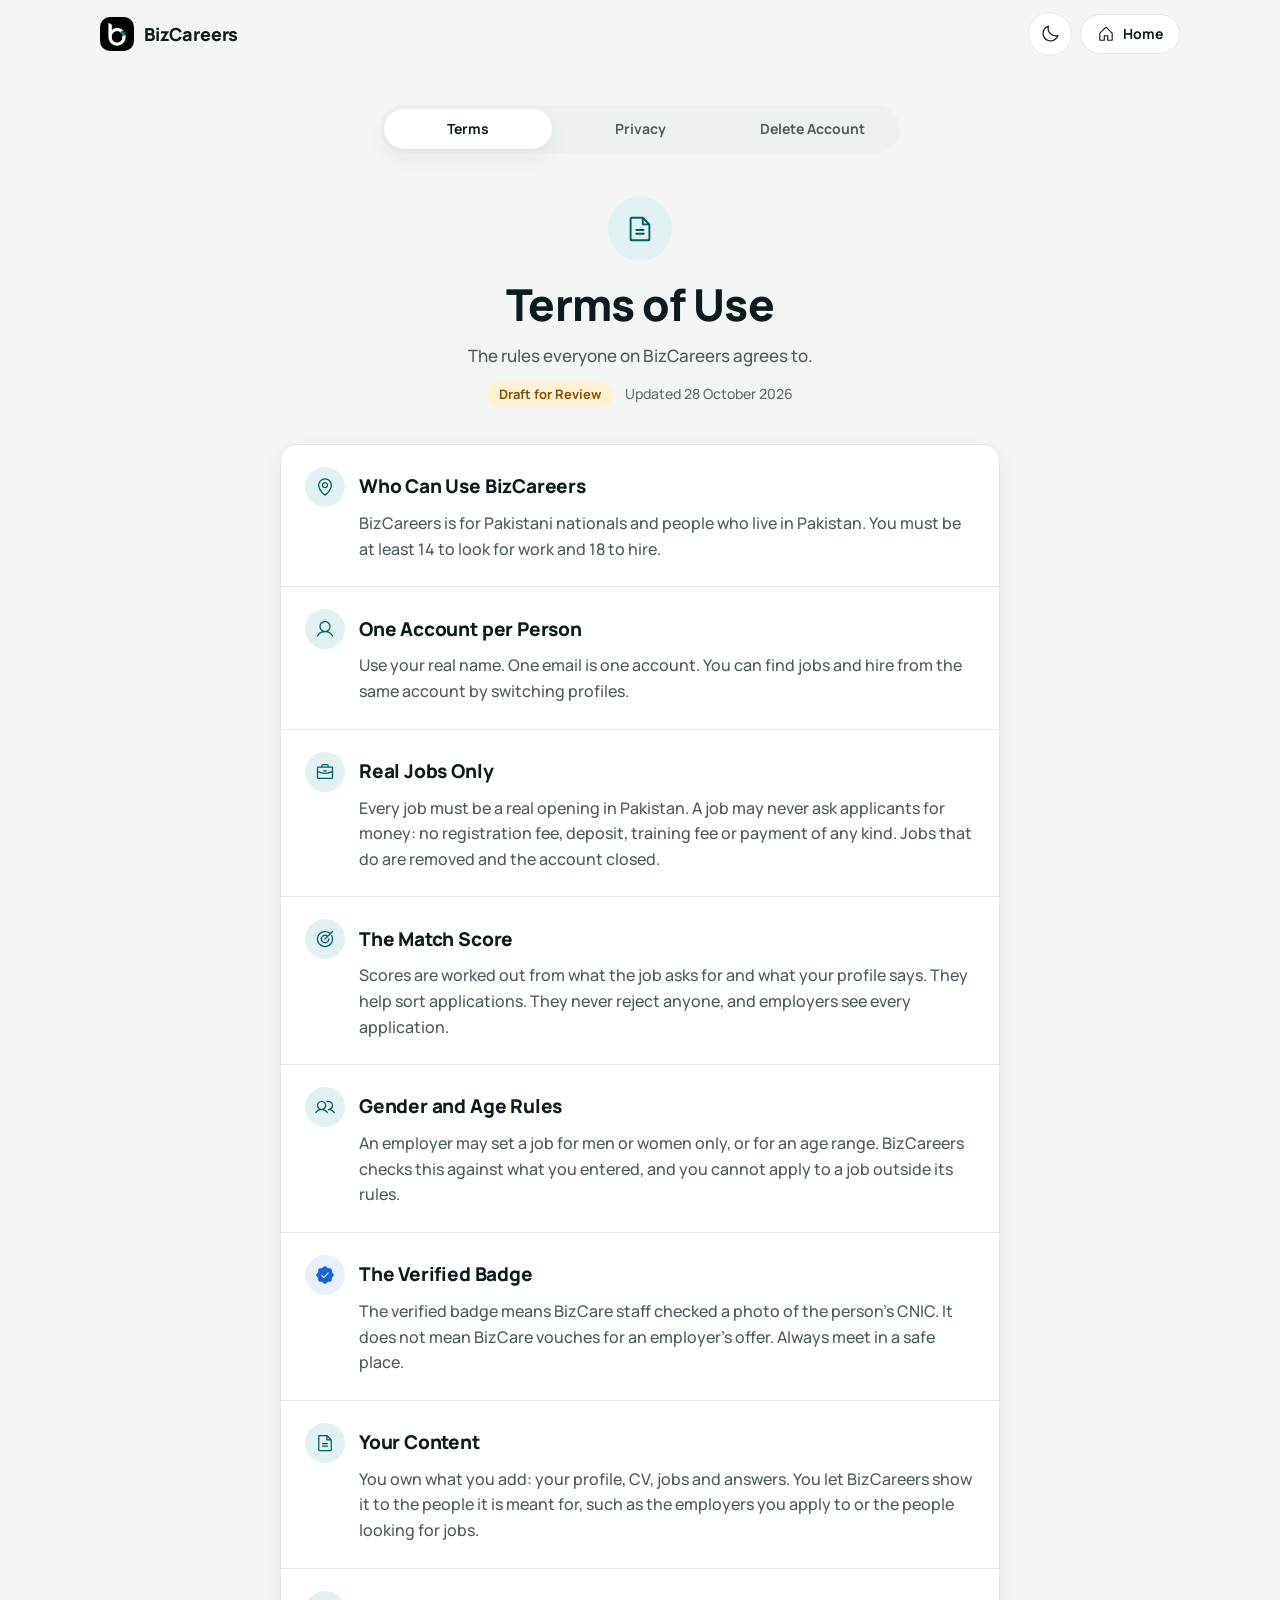
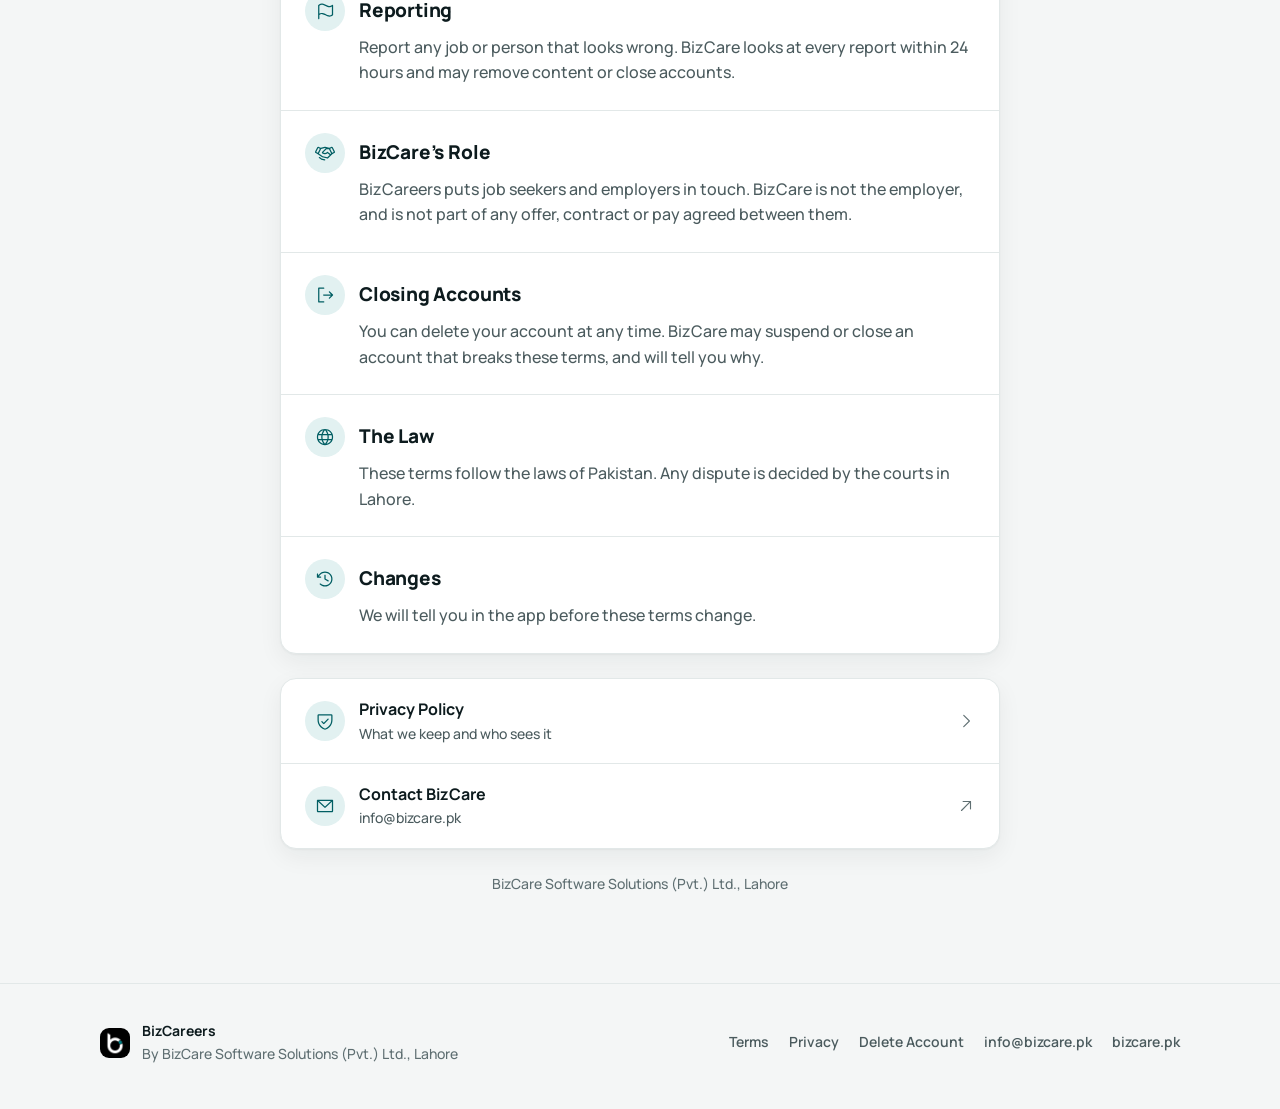
<file: terms.html>
<!doctype html>
<html lang="en">
<head>
<meta charset="utf-8">
<meta name="viewport" content="width=device-width, initial-scale=1">
<title>Terms of Use · BizCareers</title>
<meta name="description" content="The rules everyone on BizCareers agrees to.">
<meta name="theme-color" content="#F4F6F6">
<link rel="icon" type="image/png" href="assets/favicon.png">
<link rel="apple-touch-icon" href="assets/apple-touch-icon.png">
<meta property="og:type" content="website">
<meta property="og:site_name" content="BizCareers">
<meta property="og:title" content="Terms of Use · BizCareers">
<meta property="og:description" content="The rules everyone on BizCareers agrees to.">
<meta property="og:url" content="https://usmanghanics.github.io/BizCareers/terms.html">
<meta property="og:image" content="https://usmanghanics.github.io/BizCareers/assets/icon.png">
<link rel="canonical" href="https://usmanghanics.github.io/BizCareers/terms.html">
<meta name="twitter:card" content="summary">
<link rel="preload" href="assets/fonts/Manrope.ttf" as="font" type="font/ttf" crossorigin>
<link rel="stylesheet" href="assets/style.css">
<script>try{if(localStorage.getItem('bizcareers.theme')==='dark')document.documentElement.dataset.theme='dark'}catch(e){}</script>
<script src="assets/site.js" defer></script>
</head>
<body>
<a class="skip" href="#main">Skip to Content</a>
<header class="bar">
  <div class="wrap">
    <a class="brand" href="index.html"><img src="assets/icon.png" alt="" width="34" height="34">BizCareers</a>
    <div class="bar-end">
      <button class="icon-btn theme-btn" type="button" aria-label="Switch to dark" aria-pressed="false"><svg class="i i-moon" viewBox="0 0 256 256" aria-hidden="true" focusable="false"><path d="M233.5 142.2Q232.5 141.2 231 140.6Q229.5 140 228 140Q227.2 140 226.6 140Q226 140 225.5 140.2L225.5 140.2Q219.8 142 213.2 143Q206.8 144 200 144Q181.8 144 165.8 137Q149.8 130.2 137.8 118.2Q125.8 106.2 119 90.2Q112 74.2 112 56Q112 49 113 42.5Q114 36 116 29.8L115.8 30.5Q116 30 116 29.4Q116 28.8 116 28Q116 24.8 113.8 22.4Q111.5 20 108 20Q107.5 20 106.9 20.1Q106.2 20.2 105.8 20.5L105.8 20.5Q89.5 25.5 76.1 35Q62.8 44.5 53 57.2L52.8 57.5Q43 70.2 37.5 86.2Q32 102.2 32 120Q32 141.5 40 160.5Q48.2 179.5 62.4 193.6Q76.5 207.8 95.5 215.8Q114.2 224 136 224Q136 224 136 224Q136 224 136 224L136 224Q136 224 136.1 224Q136.2 224 136.2 224Q154 224 169.9 218.4Q185.8 212.8 198.8 203L198.5 203Q211.5 193.2 221 180Q230.5 166.8 235.2 151L235.5 150.2Q235.8 149.8 235.8 149.1Q235.8 148.5 235.8 147.8Q235.8 146.2 235.1 144.8Q234.5 143.2 233.5 142.2L233.5 142.2L233.5 142.2ZM189 190.2Q178 198.8 164.5 203.4Q151 208 136 208Q117.8 208 101.8 201.2Q85.8 194.2 73.8 182.2Q61.8 170.2 54.8 154.2Q48 138.2 48 120Q48 105 52.8 91.5Q57.5 78 65.8 67L65.8 67Q72 59 79.8 52.5Q87.5 46 96.5 41.2L97 41Q96.5 44.5 96.2 48.2Q96 52 96 56L96 56Q96 77.5 104.2 96.5Q112.5 115.5 126.5 129.5Q140.5 143.5 159.5 151.8Q178.5 160 200 160L200 160Q204 160 207.9 159.8Q211.8 159.5 215.5 158.8L215 159Q210.2 168.5 203.8 176.2Q197.2 184 189 190.2L189 190.2L189 190.2Z"/></svg><svg class="i i-sun" viewBox="0 0 256 256" aria-hidden="true" focusable="false"><path d="M120 40L120 16Q120 12.8 122.4 10.4Q124.8 8 128 8Q131.2 8 133.6 10.4Q136 12.8 136 16L136 16L136 40Q136 43.2 133.6 45.6Q131.2 48 128 48Q124.8 48 122.4 45.6Q120 43.2 120 40L120 40ZM192 128Q192 141.2 187 153Q182 164.5 173.2 173.2Q164.5 182 153 187Q141.2 192 128 192Q114.8 192 103 187Q91.5 182 82.8 173.2Q74 164.5 69 153Q64 141.2 64 128Q64 114.8 69 103Q74 91.5 82.8 82.8Q91.5 74 103 69Q114.8 64 128 64L128 64Q141.2 64 153 69Q164.5 74 173.2 82.8Q182 91.5 187 103Q192 114.8 192 128L192 128ZM176 128Q176 108 162 94Q148 80 128 80Q108 80 94 94Q80 108 80 128Q80 148 94 162Q108 176 128 176L128 176Q147.8 176 161.9 161.9Q176 147.8 176 128L176 128L176 128ZM58.2 69.8Q59.5 70.8 60.9 71.4Q62.2 72 64 72Q67.2 72 69.6 69.6Q72 67.2 72 64Q72 62.2 71.4 60.9Q70.8 59.5 69.8 58.2L53.8 42.2Q52.5 41.2 51.1 40.6Q49.8 40 48 40Q44.8 40 42.4 42.4Q40 44.8 40 48Q40 49.8 40.6 51.1Q41.2 52.5 42.2 53.8L42.2 53.8L58.2 69.8ZM58.2 186.2L42.2 202.2Q41.2 203.5 40.6 204.9Q40 206.2 40 208Q40 211.2 42.4 213.6Q44.8 216 48 216Q49.8 216 51.1 215.4Q52.5 214.8 53.8 213.8L53.8 213.8L69.8 197.8Q70.8 196.5 71.4 195.1Q72 193.8 72 192Q72 188.8 69.6 186.4Q67.2 184 64 184Q62.2 184 60.9 184.6Q59.5 185.2 58.2 186.2L58.2 186.2ZM192 72Q192 72 192 72Q192 72 192 72Q193.8 72 195.1 71.4Q196.5 70.8 197.8 69.8L197.8 69.8L213.8 53.8Q214.8 52.5 215.4 51.1Q216 49.8 216 48Q216 44.8 213.6 42.4Q211.2 40 208 40Q206.2 40 204.9 40.6Q203.5 41.2 202.2 42.2L202.2 42.2L186.2 58.2Q185.2 59.5 184.6 60.9Q184 62.2 184 64Q184 67.2 186.4 69.6Q188.8 72 192 72Q192 72 192 72Q192 72 192 72L192 72L192 72ZM197.8 186.2Q196.5 185.2 195.1 184.6Q193.8 184 192 184Q188.8 184 186.4 186.4Q184 188.8 184 192Q184 193.8 184.6 195.1Q185.2 196.5 186.2 197.8L202.2 213.8Q203.5 214.8 204.9 215.4Q206.2 216 208 216Q211.2 216 213.6 213.6Q216 211.2 216 208Q216 206.2 215.4 204.9Q214.8 203.5 213.8 202.2L213.8 202.2L197.8 186.2ZM48 128Q48 124.8 45.6 122.4Q43.2 120 40 120L40 120L16 120Q12.8 120 10.4 122.4Q8 124.8 8 128Q8 131.2 10.4 133.6Q12.8 136 16 136L16 136L40 136Q43.2 136 45.6 133.6Q48 131.2 48 128L48 128ZM128 208Q124.8 208 122.4 210.4Q120 212.8 120 216L120 216L120 240Q120 243.2 122.4 245.6Q124.8 248 128 248Q131.2 248 133.6 245.6Q136 243.2 136 240L136 240L136 216Q136 212.8 133.6 210.4Q131.2 208 128 208L128 208ZM240 120L216 120Q212.8 120 210.4 122.4Q208 124.8 208 128Q208 131.2 210.4 133.6Q212.8 136 216 136L216 136L240 136Q243.2 136 245.6 133.6Q248 131.2 248 128Q248 124.8 245.6 122.4Q243.2 120 240 120L240 120Z"/></svg></button>
      <a class="btn btn-quiet btn-small" href="index.html"><svg class="i" viewBox="0 0 256 256" aria-hidden="true" focusable="false"><path d="M219.2 108.8L139.2 28.8Q137.2 26.5 134.2 25.2Q131.2 24 128 24Q124.8 24 121.8 25.2Q118.8 26.5 116.8 28.8L36.8 108.8Q34.5 110.8 33.2 113.8Q32 116.8 32 120Q32 120 32 120Q32 120 32 120L32 120L32 216Q32 219.2 34.4 221.6Q36.8 224 40 224L40 224L104 224Q107.2 224 109.6 221.6Q112 219.2 112 216L112 216L112 160L144 160L144 216Q144 219.2 146.4 221.6Q148.8 224 152 224L152 224L216 224Q219.2 224 221.6 221.6Q224 219.2 224 216L224 216L224 120Q224 120 224 120Q224 120 224 120Q224 116.8 222.8 113.8Q221.5 110.8 219.2 108.8L219.2 108.8L219.2 108.8ZM208 208L160 208L160 152Q160 148.8 157.6 146.4Q155.2 144 152 144L152 144L104 144Q100.8 144 98.4 146.4Q96 148.8 96 152L96 152L96 208L48 208L48 120L128 40L208 120L208 208Z"/></svg>Home</a>
    </div>
  </div>
</header>
<main id="main" class="doc">
  <nav class="doc-tabs" aria-label="Legal pages"><a href="terms.html" aria-current="page">Terms</a><a href="privacy.html">Privacy</a><a href="delete-account.html">Delete Account</a></nav>
  <div class="doc-head">
    <span class="disc disc-lg"><svg class="i" viewBox="0 0 256 256" aria-hidden="true" focusable="false"><path d="M213.8 82.2L157.8 26.2Q156.5 25.2 155.1 24.6Q153.8 24 152 24Q152 24 152 24Q152 24 152 24L56 24Q49.2 24 44.6 28.6Q40 33.2 40 40L40 40L40 216Q40 222.8 44.6 227.4Q49.2 232 56 232L56 232L200 232Q206.8 232 211.4 227.4Q216 222.8 216 216L216 216L216 88Q216 88 216 88Q216 88 216 88Q216 86.2 215.4 84.9Q214.8 83.5 213.8 82.2L213.8 82.2L213.8 82.2ZM160 51.2L188.8 80L160 80L160 51.2ZM200 216L56 216L56 40L144 40L144 88Q144 91.2 146.4 93.6Q148.8 96 152 96L152 96L200 96L200 216ZM168 136Q168 139.2 165.6 141.6Q163.2 144 160 144L160 144L96 144Q92.8 144 90.4 141.6Q88 139.2 88 136Q88 132.8 90.4 130.4Q92.8 128 96 128L96 128L160 128Q163.2 128 165.6 130.4Q168 132.8 168 136L168 136ZM168 168Q168 171.2 165.6 173.6Q163.2 176 160 176L160 176L96 176Q92.8 176 90.4 173.6Q88 171.2 88 168Q88 164.8 90.4 162.4Q92.8 160 96 160L96 160L160 160Q163.2 160 165.6 162.4Q168 164.8 168 168L168 168Z"/></svg></span>
    <h1>Terms of Use</h1>
    <p class="lede">The rules everyone on BizCareers agrees to.</p>
    <div class="doc-meta"><span class="pill pill-warning">Draft for Review</span><span>Updated 28 October 2026</span></div>
  </div>
  <div class="card rows">
    <section class="row">
      <div class="row-head"><span class="disc disc-sm"><svg class="i" viewBox="0 0 256 256" aria-hidden="true" focusable="false"><path d="M128 64Q111.5 64 99.8 75.8Q88 87.5 88 104Q88 120.5 99.8 132.2Q111.5 144 128 144Q144.5 144 156.2 132.2Q168 120.5 168 104L168 104Q168 87.5 156.2 75.8Q144.5 64 128 64L128 64ZM128 128Q118 128 111 121Q104 114 104 104Q104 94 111 87Q118 80 128 80Q138 80 145 87Q152 94 152 104L152 104Q152 114 145 121Q138 128 128 128L128 128ZM128 16Q109.8 16 93.8 23Q77.8 29.8 65.8 41.8Q53.8 53.8 47 69.8Q40 85.8 40 104L40 104Q40 115.8 42.8 127.8Q45.5 140 50.8 152.1Q56 164.2 63.8 176.2Q71.8 188.5 82 200.2Q91.2 211 101.5 220.4Q111.8 229.8 122.8 238L123.5 238.5Q124.5 239.2 125.6 239.6Q126.8 240 128 240Q129.2 240 130.5 239.6Q131.8 239.2 132.8 238.5L132.8 238.5Q144.2 230 154.5 220.5Q164.8 211 173.8 200.5L174 200.2Q184.2 188.5 192.2 176.2Q200 164.2 205.2 152.1Q210.5 140 213.2 127.8Q216 115.8 216 104Q216 85.8 209 69.8Q202.2 53.8 190.2 41.8Q178.2 29.8 162.2 23Q146.2 16 128 16L128 16L128 16ZM128 222Q121.8 217.2 109.8 206.2Q97.8 195.2 85.8 179.6Q73.8 164 65 144.8Q56 125.5 56 104Q56 89 61.8 76Q67.2 62.8 77 53Q86.8 43.2 100 37.8Q113 32 128 32Q143 32 156 37.8Q169.2 43.2 179 53Q188.8 62.8 194.2 76Q200 89 200 104L200 104Q200 125.5 191 144.8Q182.2 164 170.2 179.6Q158.2 195.2 146.2 206.2Q134.2 217 128 222Z"/></svg></span><h2>Who Can Use BizCareers</h2></div>
      <div class="row-body"><p>BizCareers is for Pakistani nationals and people who live in Pakistan. You must be at least 14 to look for work and 18 to hire.</p></div>
    </section>
    <section class="row">
      <div class="row-head"><span class="disc disc-sm"><svg class="i" viewBox="0 0 256 256" aria-hidden="true" focusable="false"><path d="M231 212Q225.2 202.2 218 193.8Q210.8 185.2 202.4 178.4Q194 171.5 184.5 166.5Q175 161.2 164.8 157.8Q180.8 148.2 190.4 131.9Q200 115.5 200 96Q200 81 194.2 68Q188.8 54.8 179 45Q169.2 35.2 156 29.8Q143 24 128 24Q113 24 100 29.8Q86.8 35.2 77 45Q67.2 54.8 61.8 68Q56 81 56 96Q56 115.5 65.6 131.9Q75.2 148.2 90.8 157.8L91.2 157.8Q81 161.2 71.5 166.2Q62 171.5 53.6 178.4Q45.2 185.2 38 193.8Q30.8 202 25 212Q24.5 213 24.2 214Q24 215 24 216.2Q24 219.5 26.2 221.9Q28.5 224.2 32 224.2Q34.2 224.2 36.1 223.1Q38 222 39 220L39 220Q46 207.8 55.5 198.2Q65.2 188.5 76.8 181.8Q88.2 175 101.2 171.5Q114.2 168 128 168Q141.8 168 154.8 171.5Q167.8 175 179.2 181.8Q190.8 188.5 200.5 198.2Q210 207.8 217 220Q218 222 219.9 223.1Q221.8 224.2 224 224.2Q227.5 224.2 229.8 221.9Q232 219.5 232 216.2Q232 215 231.8 214Q231.5 213 231 212L231 212ZM72 96Q72 84.5 76.5 74.2Q80.8 64 88.4 56.4Q96 48.8 106.2 44.5Q116.5 40 128 40Q139.5 40 149.8 44.5Q160 48.8 167.6 56.4Q175.2 64 179.5 74.2Q184 84.5 184 96Q184 107.5 179.5 117.8Q175.2 128 167.6 135.6Q160 143.2 149.8 147.5Q139.5 152 128 152L128 152Q116.5 152 106.2 147.5Q96 143.2 88.4 135.6Q80.8 128 76.5 117.8Q72 107.5 72 96L72 96Z"/></svg></span><h2>One Account per Person</h2></div>
      <div class="row-body"><p>Use your real name. One email is one account. You can find jobs and hire from the same account by switching profiles.</p></div>
    </section>
    <section class="row">
      <div class="row-head"><span class="disc disc-sm"><svg class="i" viewBox="0 0 256 256" aria-hidden="true" focusable="false"><path d="M216 56L176 56L176 48Q176 38 169 31Q162 24 152 24L152 24L104 24Q94 24 87 31Q80 38 80 48L80 48L80 56L40 56Q33.2 56 28.6 60.6Q24 65.2 24 72L24 72L24 200Q24 206.8 28.6 211.4Q33.2 216 40 216L40 216L216 216Q222.8 216 227.4 211.4Q232 206.8 232 200L232 200L232 72Q232 65.2 227.4 60.6Q222.8 56 216 56L216 56ZM96 48Q96 44.8 98.4 42.4Q100.8 40 104 40L104 40L152 40Q155.2 40 157.6 42.4Q160 44.8 160 48L160 48L160 56L96 56L96 48ZM216 72L216 113.5Q206.5 119 196 123Q185.8 127.2 174.6 130.1Q163.5 133 151.8 134.5Q140.2 136 128 136Q128 136 128 136Q128 136 128 136L128 136Q128 136 128 136Q128 136 128 136Q115.8 136 104.2 134.5Q92.5 133 81.2 130Q70 127 59.5 122.8Q49 118.5 39 113.2L40 113.5L40 72L216 72ZM216 200L40 200L40 131.8Q49.8 136.5 60 140.2Q70.5 144 81.6 146.6Q92.8 149.2 104.2 150.5Q116 152 128 152Q128 152 128 152Q128 152 128 152L128 152Q128 152 128 152Q128 152 128 152Q140 152 151.8 150.5Q163.2 149.2 174.5 146.6Q185.8 144 196.5 140Q207 136 217.2 131L216 131.8L216 200L216 200ZM104 112Q104 108.8 106.4 106.4Q108.8 104 112 104L112 104L144 104Q147.2 104 149.6 106.4Q152 108.8 152 112Q152 115.2 149.6 117.6Q147.2 120 144 120L144 120L112 120Q108.8 120 106.4 117.6Q104 115.2 104 112L104 112Z"/></svg></span><h2>Real Jobs Only</h2></div>
      <div class="row-body"><p>Every job must be a real opening in Pakistan. A job may never ask applicants for money: no registration fee, deposit, training fee or payment of any kind. Jobs that do are removed and the account closed.</p></div>
    </section>
    <section class="row">
      <div class="row-head"><span class="disc disc-sm"><svg class="i" viewBox="0 0 256 256" aria-hidden="true" focusable="false"><path d="M221.8 83.2Q226.8 93 229.4 104.4Q232 115.8 232 128Q232 149.5 223.8 168.5Q215.8 187.5 201.6 201.6Q187.5 215.8 168.5 224Q149.5 232.2 128 232.2Q106.5 232.2 87.5 224Q68.5 215.8 54.4 201.6Q40.2 187.5 32 168.5Q23.8 149.5 23.8 128Q23.8 106.5 32 87.5Q40.2 68.5 54.4 54.4Q68.5 40.2 87.5 32.2Q106.5 24 128 24Q147.5 24 164.9 30.6Q182.2 37.2 195.8 49L195.8 49L218.2 26.2Q219.5 25.2 220.9 24.6Q222.2 24 224 24Q227.2 24 229.6 26.4Q232 28.8 232 32Q232 33.8 231.4 35.1Q230.8 36.5 229.8 37.8L229.8 37.8L133.8 133.8Q132.5 134.8 131.1 135.4Q129.8 136 128 136Q124.8 136 122.4 133.6Q120 131.2 120 128Q120 126.2 120.6 124.9Q121.2 123.5 122.2 122.2L150 94.5Q145.5 91.5 139.9 89.8Q134.2 88 128 88Q111.5 88 99.8 99.8Q88 111.5 88 128Q88 144.5 99.8 156.2Q111.5 168 128 168Q144.5 168 156.2 156.2Q168 144.5 168 128Q168 127.2 168 126.8Q168 126.2 168 125.5L168 125.8Q168 125.5 168 125.4Q168 125.2 168 125.2Q168 122 170.2 119.6Q172.5 117.2 176 117.2Q179.2 117.2 181.5 119.4Q183.8 121.5 184 124.8L184 124.8Q184 125.5 184 126.4Q184 127.2 184 128Q184 139.5 179.5 149.8Q175.2 160 167.6 167.6Q160 175.2 149.8 179.5Q139.5 184 128 184Q116.5 184 106.2 179.5Q96 175.2 88.4 167.6Q80.8 160 76.5 149.8Q72 139.5 72 128Q72 116.5 76.5 106.2Q80.8 96 88.4 88.4Q96 80.8 106.2 76.5Q116.5 72 128 72Q137.5 72 146.1 75Q154.8 78 161.8 83.2L161.5 83.2L184.2 60.5Q173 51 158.6 45.5Q144.2 40 128.2 40Q110 40 94 47Q78 54 66 65.9Q54 77.8 47.2 93.8Q40.2 109.8 40.2 128Q40.2 146.2 47.2 162.2Q54 178.2 66 190.1Q78 202 94 209Q110 216 128.2 216Q146.2 216 162.2 209Q178.5 202 190.4 190.1Q202.2 178.2 209.2 162.2Q216 146.2 216 128Q216 117.8 213.8 108Q211.5 98.2 207.2 89.5L207.5 90Q207 89.2 206.9 88.4Q206.8 87.5 206.8 86.5Q206.8 83.2 209 80.9Q211.2 78.5 214.8 78.5Q217 78.5 219 79.8Q221 81 221.8 83L221.8 83.2L221.8 83.2Z"/></svg></span><h2>The Match Score</h2></div>
      <div class="row-body"><p>Scores are worked out from what the job asks for and what your profile says. They help sort applications. They never reject anyone, and employers see every application.</p></div>
    </section>
    <section class="row">
      <div class="row-head"><span class="disc disc-sm"><svg class="i" viewBox="0 0 256 256" aria-hidden="true" focusable="false"><path d="M117.2 158Q129.5 149.8 136.8 136.6Q144 123.5 144 108Q144 95.5 139.2 84.5Q134.5 73.8 126.4 65.6Q118.2 57.5 107.2 52.8Q96.5 48 84 48Q71.5 48 60.8 52.8Q49.8 57.5 41.6 65.6Q33.5 73.8 28.8 84.5Q24 95.5 24 108Q24 123.5 31.2 136.6Q38.5 149.8 50.5 157.8L50.8 158Q36 163.5 24 173.1Q12 182.8 3.8 195.2L3.5 195.8Q3 196.5 2.6 197.6Q2.2 198.8 2.2 200Q2.2 203.5 4.5 205.8Q6.8 208 10.2 208Q12.2 208 14 207Q15.8 206 17 204.5L17 204.2Q22.2 196 29.5 189.5Q36.8 182.8 45.4 178Q54 173.2 63.8 170.5Q73.5 168 84 168Q94.5 168 104.2 170.5Q114 173.2 122.6 177.9Q131.2 182.5 138.2 189.2Q145.5 196 151 204L151 204.2Q152.2 206 154 207Q155.8 208 157.8 208Q161 208 163.4 205.6Q165.8 203.2 165.8 200Q165.8 198.8 165.4 197.6Q165 196.5 164.5 195.5L164.5 195.8Q156 182.8 144.1 173.1Q132.2 163.5 118 158.2L117.2 158L117.2 158ZM40 108Q40 89.8 52.9 76.9Q65.8 64 84 64Q102.2 64 115.1 76.9Q128 89.8 128 108Q128 126.2 115.1 139.1Q102.2 152 84 152L84 152Q65.8 152 52.9 139.1Q40 126.2 40 108L40 108ZM250.2 206.8Q249.2 207.2 248.1 207.6Q247 208 245.8 208Q243.8 208 242 207Q240.2 206 239 204.5L239 204.2Q233.8 196 226.5 189.5Q219.2 182.8 210.6 178Q202 173.2 192.2 170.5Q182.5 168 172 168Q172 168 172 168Q172 168 172 168L172 168Q168.8 168 166.4 165.6Q164 163.2 164 160Q164 156.8 166.4 154.4Q168.8 152 172 152L172 152Q190.2 152 203.1 139.1Q216 126.2 216 108Q216 89.8 203.1 76.9Q190.2 64 172 64Q167.5 64 163.4 64.9Q159.2 65.8 155.2 67.2L155.8 67.2Q155 67.5 154.1 67.6Q153.2 67.8 152.5 67.8Q149.2 67.8 146.9 65.4Q144.5 63 144.5 59.8Q144.5 57.2 146 55.2Q147.5 53.2 149.8 52.2L149.8 52.2Q154.8 50.2 160.4 49.1Q166 48 172 48Q184.2 48 195.2 52.8Q206.2 57.5 214.4 65.6Q222.5 73.8 227.2 84.8Q232 95.5 232 108Q232 123.5 224.8 136.6Q217.5 149.8 205.5 157.8L205.2 158Q220 163.5 232 173.1Q244 182.8 252.2 195.2L252.5 195.8Q253 196.5 253.4 197.6Q253.8 198.8 253.8 200Q253.8 202 252.8 203.8Q251.8 205.5 250.2 206.8L250.2 206.8L250.2 206.8Z"/></svg></span><h2>Gender and Age Rules</h2></div>
      <div class="row-body"><p>An employer may set a job for men or women only, or for an age range. BizCareers checks this against what you entered, and you cannot apply to a job outside its rules.</p></div>
    </section>
    <section class="row">
      <div class="row-head"><span class="disc disc-sm disc-tick"><svg class="i" viewBox="0 0 256 256" aria-hidden="true" focusable="false"><path d="M225.8 102.8Q223 99.8 220.4 96.9Q217.8 94 216.8 91.2Q215.8 88.8 215.5 85Q215.2 81.2 215.2 77.2Q215 70 214 62.2Q213 54.5 207.2 48.8Q201.5 43 193.8 42Q186 41 178.8 40.8Q174.8 40.8 171 40.5Q167.2 40.2 164.8 39.2Q162 38.2 159.1 35.6Q156.2 33 153.2 30.2Q148 25.2 141.9 20.6Q135.8 16 128 16Q120.2 16 114.1 20.6Q108 25.2 102.8 30.2Q99.8 33 96.9 35.6Q94 38.2 91.2 39.2Q88.8 40.2 85 40.5Q81.2 40.8 77.2 40.8Q70 41 62.2 42Q54.5 43 48.8 48.8Q43 54.5 42 62.2Q41 70 40.8 77.2Q40.8 81.2 40.5 85Q40.2 88.8 39.2 91.2Q38.2 94 35.6 96.9Q33 99.8 30.2 102.8Q25.2 108 20.6 114.1Q16 120.2 16 128Q16 135.8 20.6 141.9Q25.2 148 30.2 153.2Q33 156.2 35.6 159.1Q38.2 162 39.2 164.8Q40.2 167.2 40.5 171Q40.8 174.8 40.8 178.8Q41 186 42 193.8Q43 201.5 48.8 207.2Q54.5 213 62.2 214Q70 215 77.2 215.2Q81.2 215.2 85 215.5Q88.8 215.8 91.2 216.8Q94 217.8 96.9 220.4Q99.8 223 102.8 225.8Q108 230.8 114.1 235.4Q120.2 240 128 240Q135.8 240 141.9 235.4Q148 230.8 153.2 225.8Q156.2 223 159.1 220.4Q162 217.8 164.8 216.8Q167.2 215.8 171 215.5Q174.8 215.2 178.8 215.2Q186 215 193.8 214Q201.5 213 207.2 207.2Q213 201.5 214 193.8Q215 186 215.2 178.8Q215.2 174.8 215.5 171Q215.8 167.2 216.8 164.8Q217.8 162 220.4 159.1Q223 156.2 225.8 153.2Q230.8 148 235.4 141.9Q240 135.8 240 128Q240 120.2 235.4 114.1Q230.8 108 225.8 102.8L225.8 102.8ZM173.8 109.8L117.8 165.8Q116.5 166.8 115.1 167.4Q113.8 168 112 168Q110.2 168 108.9 167.4Q107.5 166.8 106.2 165.8L106.2 165.8L82.2 141.8Q81.2 140.5 80.6 139.1Q80 137.8 80 136Q80 132.8 82.4 130.4Q84.8 128 88 128Q89.8 128 91.1 128.6Q92.5 129.2 93.8 130.2L112 148.8L162.2 98.2Q163.5 97.2 164.9 96.6Q166.2 96 168 96Q171.2 96 173.6 98.4Q176 100.8 176 104Q176 105.8 175.4 107.1Q174.8 108.5 173.8 109.8L173.8 109.8Z"/></svg></span><h2>The Verified Badge</h2></div>
      <div class="row-body"><p>The verified badge means BizCare staff checked a photo of the person&#8217;s CNIC. It does not mean BizCare vouches for an employer&#8217;s offer. Always meet in a safe place.</p></div>
    </section>
    <section class="row">
      <div class="row-head"><span class="disc disc-sm"><svg class="i" viewBox="0 0 256 256" aria-hidden="true" focusable="false"><path d="M213.8 82.2L157.8 26.2Q156.5 25.2 155.1 24.6Q153.8 24 152 24Q152 24 152 24Q152 24 152 24L56 24Q49.2 24 44.6 28.6Q40 33.2 40 40L40 40L40 216Q40 222.8 44.6 227.4Q49.2 232 56 232L56 232L200 232Q206.8 232 211.4 227.4Q216 222.8 216 216L216 216L216 88Q216 88 216 88Q216 88 216 88Q216 86.2 215.4 84.9Q214.8 83.5 213.8 82.2L213.8 82.2L213.8 82.2ZM160 51.2L188.8 80L160 80L160 51.2ZM200 216L56 216L56 40L144 40L144 88Q144 91.2 146.4 93.6Q148.8 96 152 96L152 96L200 96L200 216ZM168 136Q168 139.2 165.6 141.6Q163.2 144 160 144L160 144L96 144Q92.8 144 90.4 141.6Q88 139.2 88 136Q88 132.8 90.4 130.4Q92.8 128 96 128L96 128L160 128Q163.2 128 165.6 130.4Q168 132.8 168 136L168 136ZM168 168Q168 171.2 165.6 173.6Q163.2 176 160 176L160 176L96 176Q92.8 176 90.4 173.6Q88 171.2 88 168Q88 164.8 90.4 162.4Q92.8 160 96 160L96 160L160 160Q163.2 160 165.6 162.4Q168 164.8 168 168L168 168Z"/></svg></span><h2>Your Content</h2></div>
      <div class="row-body"><p>You own what you add: your profile, CV, jobs and answers. You let BizCareers show it to the people it is meant for, such as the employers you apply to or the people looking for jobs.</p></div>
    </section>
    <section class="row">
      <div class="row-head"><span class="disc disc-sm"><svg class="i" viewBox="0 0 256 256" aria-hidden="true" focusable="false"><path d="M42.8 50Q41.5 51 40.8 52.6Q40 54.2 40 56L40 224Q40 227.2 42.4 229.6Q44.8 232 48 232Q51.2 232 53.6 229.6Q56 227.2 56 224L56 224L56 179.8Q76 164 94.2 168.6Q112.5 173.2 132.5 183.2Q144.8 189.2 158 194.6Q171.2 200 185.5 200Q196 200 206.9 196Q217.8 192 229.2 182Q230.5 181 231.2 179.4Q232 177.8 232 176L232 56Q232 52.8 229.6 50.4Q227.2 48 224 48Q222.5 48 221.1 48.5Q219.8 49 218.8 50L218.8 50Q197.8 68.2 179 63.6Q160.2 59 139.5 49Q128.8 43.5 117.5 38.8Q106 33.8 94 32.4Q82 31 69 34.8Q56.2 38.2 42.8 50L42.8 50ZM216 172.2Q196 188 177.8 183.4Q159.5 178.8 139.5 168.8Q130.2 164.2 120.2 159.8Q110.2 155.5 99.9 153.4Q89.5 151.2 78.5 152.5Q67.5 153.8 56 160.5L56 59.8Q76 44 94.2 48.6Q112.5 53.2 132.5 63.2Q141.8 67.8 151.8 72.2Q161.8 76.5 172.1 78.6Q182.5 80.8 193.5 79.5Q204.5 78.2 216 71.5L216 172.2Z"/></svg></span><h2>Reporting</h2></div>
      <div class="row-body"><p>Report any job or person that looks wrong. BizCare looks at every report within 24 hours and may remove content or close accounts.</p></div>
    </section>
    <section class="row">
      <div class="row-head"><span class="disc disc-sm"><svg class="i" viewBox="0 0 256 256" aria-hidden="true" focusable="false"><path d="M254.2 108L228.8 56.8Q226.8 53 223 50.5Q219.2 48 214.5 48Q212.5 48 210.6 48.5Q208.8 49 207.2 49.8L207.2 49.8L182.5 62.2L130 48.2Q129.5 48.2 129 48.1Q128.5 48 128 48Q127.5 48 127 48.1Q126.5 48.2 126 48.2L126 48.2L73.5 62.2L48.8 49.8Q47.2 49 45.4 48.5Q43.5 48 41.5 48Q36.8 48 33 50.4Q29.2 52.8 27.2 56.8L27.2 56.8L1.8 108Q1 109.5 0.5 111.2Q0 113 0 115Q0 119.8 2.4 123.5Q4.8 127.2 8.8 129.2L8.8 129.2L35.8 143L91.2 182.5Q92 183 92.6 183.2Q93.2 183.5 94 183.8L94 183.8L158 199.8Q158.5 199.8 159 199.9Q159.5 200 160 200Q161.8 200 163.1 199.4Q164.5 198.8 165.8 197.8L165.8 197.8L220.8 142.5L247.2 129.2Q251 127.2 253.5 123.5Q256 119.8 256 115Q256 113 255.5 111.2Q255 109.5 254.2 107.8L254.2 108L254.2 108ZM199.5 141.2L165 113.8Q164 113 162.8 112.5Q161.5 112 160 112Q158.2 112 156.9 112.6Q155.5 113.2 154.2 114.2L154.2 114.2Q141 127.8 127.2 127.9Q113.5 128 104 122L147.2 80L179 80L206.2 134.5L199.5 141.2ZM41.5 64L62 74.2L36.5 125.2L16 115L41.5 64ZM157.5 183.2L99.5 168.5L50.2 133.5L78.2 77.5L128 64.2L137.8 66.8L92.8 110.8Q90.5 112.8 89.2 115.8Q88 118.8 88 122Q88 126.2 90 129.8Q92 133.2 95.5 135.5L95.5 135.5Q110.8 145.2 128.2 143.9Q145.8 142.5 160.2 130.5L188 152.8L157.5 183.2ZM219.5 125.2L194 74.2L214.5 64L240 115L219.5 125.2ZM131.8 218Q131 220.5 128.9 222.2Q126.8 224 124 224L124 224Q123.5 224 123 223.9Q122.5 223.8 122 223.8L122 223.8L80.5 213.2Q79.8 213.2 79 212.9Q78.2 212.5 77.8 212L77.8 212L51.2 193.2Q50 192.2 49.1 190.6Q48.2 189 48.2 187Q48.2 183.8 50.6 181.4Q53 179 56.2 179Q57.5 179 58.6 179.4Q59.8 179.8 60.8 180.2L60.8 180.2L85.8 198.2L126 208.2Q128.8 209 130.4 211.1Q132 213.2 132 216Q132 216.5 132 217Q132 217.5 131.8 218L131.8 218L131.8 218Z"/></svg></span><h2>BizCare&#8217;s Role</h2></div>
      <div class="row-body"><p>BizCareers puts job seekers and employers in touch. BizCare is not the employer, and is not part of any offer, contract or pay agreed between them.</p></div>
    </section>
    <section class="row">
      <div class="row-head"><span class="disc disc-sm"><svg class="i" viewBox="0 0 256 256" aria-hidden="true" focusable="false"><path d="M120 216Q120 219.2 117.6 221.6Q115.2 224 112 224L112 224L48 224Q44.8 224 42.4 221.6Q40 219.2 40 216L40 216L40 40Q40 36.8 42.4 34.4Q44.8 32 48 32L48 32L112 32Q115.2 32 117.6 34.4Q120 36.8 120 40Q120 43.2 117.6 45.6Q115.2 48 112 48L112 48L56 48L56 208L112 208Q115.2 208 117.6 210.4Q120 212.8 120 216L120 216ZM229.8 122.2L189.8 82.2Q188.5 81.2 187.1 80.6Q185.8 80 184 80Q180.8 80 178.4 82.4Q176 84.8 176 88Q176 89.8 176.6 91.1Q177.2 92.5 178.2 93.8L204.8 120L112 120Q108.8 120 106.4 122.4Q104 124.8 104 128Q104 131.2 106.4 133.6Q108.8 136 112 136L112 136L204.8 136L178.2 162.2Q177.2 163.5 176.6 164.9Q176 166.2 176 168Q176 171.2 178.4 173.6Q180.8 176 184 176Q185.8 176 187.1 175.4Q188.5 174.8 189.8 173.8L229.8 133.8Q230.8 132.5 231.4 131.1Q232 129.8 232 128Q232 126.2 231.4 124.9Q230.8 123.5 229.8 122.2L229.8 122.2Z"/></svg></span><h2>Closing Accounts</h2></div>
      <div class="row-body"><p>You can delete your account at any time. BizCare may suspend or close an account that breaks these terms, and will tell you why.</p></div>
    </section>
    <section class="row">
      <div class="row-head"><span class="disc disc-sm"><svg class="i" viewBox="0 0 256 256" aria-hidden="true" focusable="false"><path d="M128 24L128 24Q106.5 24 87.5 32.2Q68.5 40.2 54.4 54.4Q40.2 68.5 32.2 87.5Q24 106.5 24 128Q24 149.5 32.2 168.5Q40.2 187.5 54.4 201.6Q68.5 215.8 87.5 223.8Q106.5 232 128 232Q149.5 232 168.5 223.8Q187.5 215.8 201.6 201.6Q215.8 187.5 223.8 168.5Q232 149.5 232 128L232 128Q232 106.5 223.8 87.5Q215.5 68.5 201.5 54.5Q187.5 40.5 168.5 32.2Q149.5 24 128 24L128 24L128 24ZM216 128Q216 128 216 128Q216 128 216 128Q216 134.5 215.1 140.6Q214.2 146.8 212.5 152.5L212.8 152L174.2 152Q175 146.5 175.5 140.4Q176 134.2 176 128Q176 121.8 175.5 115.5Q175 109.2 174 103L174.2 104L212.8 104Q214.2 109.5 215.1 115.5Q216 121.5 216 128Q216 128 216 128Q216 128 216 128L216 128L216 128ZM102 168L154 168Q150 181.2 143.4 192.5Q136.8 203.8 128 213L128 213Q119.2 203.8 112.8 192.5Q106.2 181.2 102.2 168.8L102 168ZM98 152Q97 146.5 96.5 140.4Q96 134.2 96 128Q96 121.8 96.6 115.5Q97.2 109.2 98.2 103.2L98 104L158 104Q159 109.5 159.5 115.6Q160 121.8 160 128Q160 134.2 159.5 140.5Q159 146.8 157.8 152.8L158 152L98 152ZM40 128Q40 128 40 128Q40 128 40 128Q40 121.5 40.9 115.4Q41.8 109.2 43.5 103.5L43.2 104L81.8 104Q81 109.5 80.5 115.6Q80 121.8 80 128Q80 134.2 80.5 140.5Q81 146.8 82 153L81.8 152L43.2 152Q41.8 146.5 40.9 140.5Q40 134.5 40 128Q40 128 40 128Q40 128 40 128L40 128L40 128ZM154 88L102 88Q106 74.8 112.6 63.5Q119.2 52.2 128 43L128 43Q136.8 52.2 143.2 63.5Q149.8 74.8 153.8 87.2L154 88L154 88ZM206.2 88L170.8 88Q167 75 161.4 63.5Q155.8 52 148.2 42L148.5 42.5Q167.5 47 182.5 58.9Q197.5 70.8 206.2 87.5L206.2 88L206.2 88ZM107.5 42.5Q100.2 52 94.6 63.4Q89 74.8 85.5 87L85.2 88L49.8 88Q58.5 71 73.4 59.1Q88.2 47.2 107 42.5L107.5 42.5L107.5 42.5ZM49.8 168L85.2 168Q89 181 94.6 192.5Q100.2 204 107.8 214L107.5 213.5Q88.5 209 73.5 197.1Q58.5 185.2 49.8 168.5L49.8 168L49.8 168ZM148.5 213.5Q155.8 204 161.4 192.6Q167 181.2 170.5 169L170.8 168L206.2 168Q197.5 185 182.6 196.9Q167.8 208.8 149 213.5L148.5 213.5L148.5 213.5Z"/></svg></span><h2>The Law</h2></div>
      <div class="row-body"><p>These terms follow the laws of Pakistan. Any dispute is decided by the courts in Lahore.</p></div>
    </section>
    <section class="row">
      <div class="row-head"><span class="disc disc-sm"><svg class="i" viewBox="0 0 256 256" aria-hidden="true" focusable="false"><path d="M136 80L136 123.5L172 145.2Q174 146.2 175 148Q176 149.8 176 152Q176 155.2 173.6 157.6Q171.2 160 168 160Q166.8 160 165.8 159.8Q164.8 159.5 163.8 158.8L164 158.8L124 134.8Q122 133.8 121 132Q120 130.2 120 128Q120 128 120 128Q120 128 120 128L120 128L120 80Q120 76.8 122.4 74.4Q124.8 72 128 72Q131.2 72 133.6 74.4Q136 76.8 136 80L136 80L136 80ZM128 32Q128 32 127.9 32Q127.8 32 127.8 32Q108 32 90.5 39.5Q73 47 60 60.2L60 60.2Q54.8 65.8 49.8 71.1Q44.8 76.5 40 82L40 64Q40 60.8 37.6 58.4Q35.2 56 32 56Q28.8 56 26.4 58.4Q24 60.8 24 64L24 64L24 104Q24 107.2 26.4 109.6Q28.8 112 32 112L32 112L72 112Q75.2 112 77.6 109.6Q80 107.2 80 104Q80 100.8 77.6 98.4Q75.2 96 72 96L72 96L49 96Q54.2 89.8 59.8 83.6Q65.2 77.5 71.5 71.5Q82.2 60.5 96.9 54.2Q111.5 48 128 48Q144.5 48 159 54.2Q173.8 60.5 184.6 71.4Q195.5 82.2 201.8 96.8Q208 111.5 208 128Q208 144.5 201.8 159.2Q195.5 173.8 184.6 184.6Q173.8 195.5 159 201.8Q144.5 208 128 208Q112 208 97.9 202.1Q83.8 196.2 73 186.2L73 186.2Q72 185.2 70.6 184.6Q69.2 184 67.5 184Q64.2 184 61.9 186.4Q59.5 188.8 59.5 192Q59.5 193.8 60.2 195.2Q61 196.8 62 197.8L62 197.8Q75 210 91.9 217Q108.8 224 128 224Q147.8 224 165.2 216.5Q182.8 209 195.8 195.9Q208.8 182.8 216.5 165.2Q224 148 224 128Q224 108.2 216.5 90.8Q208.8 73.2 195.8 60.1Q182.8 47 165.2 39.5Q147.8 32 128 32L128 32L128 32Z"/></svg></span><h2>Changes</h2></div>
      <div class="row-body"><p>We will tell you in the app before these terms change.</p></div>
    </section>
  </div>
  <div class="card doc-links">
    <a class="link-row" href="privacy.html"><span class="disc disc-sm"><svg class="i" viewBox="0 0 256 256" aria-hidden="true" focusable="false"><path d="M208 40L48 40Q41.2 40 36.6 44.6Q32 49.2 32 56L32 56L32 112Q32 131.8 36.2 147.8Q40.8 163.8 47.5 176.2Q54.2 188.8 62.5 198.2Q71 207.5 79 214.2Q96.2 228.2 110.8 233.9Q125.2 239.5 126 239.8Q126.5 239.8 127 239.9Q127.5 240 128 240Q128.5 240 129.1 239.9Q129.8 239.8 130.2 239.8L130.2 239.8Q131 239.5 145.4 233.9Q159.8 228.2 177.2 214.2Q185.2 207.5 193.5 198.2Q201.8 188.8 208.5 176.2Q215.2 163.8 219.8 147.8Q224 131.8 224 112L224 56Q224 49.2 219.4 44.6Q214.8 40 208 40L208 40L208 40ZM208 112Q208 126 205.5 138.5Q203 151 197.9 162.2Q192.8 173.5 185 183.2Q177.5 193 167.5 201.5Q159 208.5 149.2 214Q139.5 219.5 129 223.2L128 223.5Q116.8 219.8 107 214.1Q97.2 208.5 88.8 201.8L89 201.8Q78.8 193.5 71.2 183.5Q63.5 173.8 58.4 162.5Q53.2 151.2 50.5 138.8Q48 126 48 112L48 56L208 56L208 112ZM82.2 141.8Q81.2 140.5 80.6 139.1Q80 137.8 80 136Q80 132.8 82.4 130.4Q84.8 128 88 128Q89.8 128 91.1 128.6Q92.5 129.2 93.8 130.2L112 148.8L162.2 98.2Q163.5 97.2 164.9 96.6Q166.2 96 168 96Q171.2 96 173.6 98.4Q176 100.8 176 104Q176 105.8 175.4 107.1Q174.8 108.5 173.8 109.8L117.8 165.8Q116.5 166.8 115.1 167.4Q113.8 168 112 168Q110.2 168 108.9 167.4Q107.5 166.8 106.2 165.8L106.2 165.8L82.2 141.8Z"/></svg></span><span><b>Privacy Policy</b><small>What we keep and who sees it</small></span><svg class="i" viewBox="0 0 256 256" aria-hidden="true" focusable="false"><path d="M181.8 133.8L101.8 213.8Q100.5 214.8 99.1 215.4Q97.8 216 96 216Q92.8 216 90.4 213.6Q88 211.2 88 208Q88 206.2 88.6 204.9Q89.2 203.5 90.2 202.2L164.8 128L90.2 53.8Q89.2 52.5 88.6 51.1Q88 49.8 88 48Q88 44.8 90.4 42.4Q92.8 40 96 40Q97.8 40 99.1 40.6Q100.5 41.2 101.8 42.2L101.8 42.2L181.8 122.2Q182.8 123.5 183.4 124.9Q184 126.2 184 128Q184 129.8 183.4 131.1Q182.8 132.5 181.8 133.8L181.8 133.8Z"/></svg></a>
    <a class="link-row" href="mailto:info@bizcare.pk"><span class="disc disc-sm"><svg class="i" viewBox="0 0 256 256" aria-hidden="true" focusable="false"><path d="M224 48L32 48Q28.8 48 26.4 50.4Q24 52.8 24 56L24 56L24 192Q24 198.8 28.6 203.4Q33.2 208 40 208L40 208L216 208Q222.8 208 227.4 203.4Q232 198.8 232 192L232 192L232 56Q232 52.8 229.6 50.4Q227.2 48 224 48L224 48ZM203.5 64L128 133.2L52.5 64L203.5 64ZM216 192L40 192L40 74.2L122.5 150Q123.8 151 125.1 151.5Q126.5 152 128 152Q129.5 152 130.9 151.5Q132.2 151 133.5 150L133.5 150L216 74.2L216 192Z"/></svg></span><span><b>Contact BizCare</b><small>info@bizcare.pk</small></span><svg class="i" viewBox="0 0 256 256" aria-hidden="true" focusable="false"><path d="M200 64L200 168Q200 171.2 197.6 173.6Q195.2 176 192 176Q188.8 176 186.4 173.6Q184 171.2 184 168L184 168L184 83.2L69.8 197.8Q68.5 198.8 67.1 199.4Q65.8 200 64 200Q60.8 200 58.4 197.6Q56 195.2 56 192Q56 190.2 56.6 188.9Q57.2 187.5 58.2 186.2L58.2 186.2L172.8 72L88 72Q84.8 72 82.4 69.6Q80 67.2 80 64Q80 60.8 82.4 58.4Q84.8 56 88 56L88 56L192 56Q195.2 56 197.6 58.4Q200 60.8 200 64L200 64Z"/></svg></a>
  </div>
  <p class="doc-foot">BizCare Software Solutions (Pvt.) Ltd., Lahore</p>
</main>
<footer class="foot">
  <div class="wrap">
    <div class="foot-brand">
      <img src="assets/icon.png" alt="" width="30" height="30">
      <div><b>BizCareers</b>By BizCare Software Solutions (Pvt.) Ltd., Lahore</div>
    </div>
    <nav class="foot-links" aria-label="Site">
      <a href="terms.html">Terms</a>
      <a href="privacy.html">Privacy</a>
      <a href="delete-account.html">Delete Account</a>
      <a href="mailto:info@bizcare.pk">info@bizcare.pk</a>
      <a href="https://bizcare.pk" rel="noopener">bizcare.pk</a>
    </nav>
  </div>
</footer>
</body>
</html>
</file>
<file: assets/style.css>
/* BizCareers website. Colours, font and spacing come from the app
   (lib/design/tokens), so the site and the app read as one product.
   Light is the default. Dark is a choice, remembered on this device. */

@font-face {
  font-family: "Manrope";
  src: url("fonts/Manrope.ttf") format("truetype");
  font-weight: 200 800;
  font-display: swap;
}

:root {
  --page: #F4F6F6;
  --surface: #FFFFFF;
  --sunken: #EDF1F1;
  --line: #E2E8E8;
  --text: #0D1B1E;
  --text-2: #4B5B5E;
  --text-3: #5F6F72;
  --action: #017E84;
  --action-pressed: #01696E;
  --on-action: #FFFFFF;
  --link: #015E63;
  --tint: #E2F1F1;
  --on-tint: #015E63;
  --hero: #0D1B1E;
  --on-hero: #FFFFFF;
  --on-hero-2: #B9C6C8;
  --tick: #1565D8;
  --tick-tint: #E8F0FC;
  --success: #12703D;
  --success-tint: #E5F3EA;
  --warning: #865100;
  --warning-tint: #FFF2D4;
  --neutral: #5B686B;
  --neutral-tint: #EEF1F2;
  --shadow: 0 1px 2px rgba(13, 27, 30, .04), 0 8px 24px rgba(13, 27, 30, .06);
  --shadow-lift: 0 2px 6px rgba(13, 27, 30, .06), 0 18px 40px rgba(13, 27, 30, .10);
  --bar: rgba(244, 246, 246, .82);
  --radius: 16px;
  --radius-lg: 24px;
  --gutter: 20px;
  --max: 1120px;
  --ease: cubic-bezier(.2, .8, .2, 1);
  color-scheme: light;
}

:root[data-theme="dark"] {
  --page: #0A1113;
  --surface: #111A1D;
  --sunken: #172225;
  --line: #243235;
  --text: #EAF1F1;
  --text-2: #A6B4B6;
  --text-3: #8E9EA0;
  --action: #36B5BB;
  --action-pressed: #86D7DB;
  --on-action: #03292B;
  --link: #86D7DB;
  --tint: #0F2D30;
  --on-tint: #86D7DB;
  --hero: #0F2D30;
  --on-hero: #EAF1F1;
  --on-hero-2: #A6B4B6;
  --tick: #6AA8FF;
  --tick-tint: #172225;
  --success: #5BC893;
  --success-tint: #172225;
  --warning: #F2B654;
  --warning-tint: #172225;
  --neutral: #9AA8AA;
  --neutral-tint: #172225;
  --shadow: 0 1px 2px rgba(0, 0, 0, .3), 0 8px 24px rgba(0, 0, 0, .25);
  --shadow-lift: 0 2px 6px rgba(0, 0, 0, .35), 0 18px 40px rgba(0, 0, 0, .35);
  --bar: rgba(10, 17, 19, .82);
  color-scheme: dark;
}

*, *::before, *::after { box-sizing: border-box; }

html { -webkit-text-size-adjust: 100%; scroll-behavior: smooth; scroll-padding-top: 84px; }

body {
  margin: 0;
  background: var(--page);
  color: var(--text);
  font-family: "Manrope", system-ui, -apple-system, "Segoe UI", sans-serif;
  font-size: 16px;
  font-weight: 500;
  line-height: 1.6;
  -webkit-font-smoothing: antialiased;
  text-rendering: optimizeLegibility;
  overflow-x: hidden;
  transition: background-color .3s var(--ease), color .3s var(--ease);
}

img { display: block; max-width: 100%; }
a { color: var(--link); text-underline-offset: 3px; }
h1, h2, h3 { margin: 0; font-weight: 800; letter-spacing: -.02em; line-height: 1.15; text-wrap: balance; }
p { margin: 0; }

.i { width: 1em; height: 1em; flex: none; fill: currentColor; }

:focus-visible { outline: 3px solid var(--action); outline-offset: 3px; border-radius: 8px; }

.skip {
  position: absolute; left: 12px; top: -60px; z-index: 50;
  background: var(--action); color: var(--on-action);
  padding: 10px 16px; border-radius: 999px; font-weight: 700; text-decoration: none;
}
.skip:focus { top: 12px; }

.wrap { width: 100%; max-width: var(--max); margin: 0 auto; padding: 0 var(--gutter); }

/* Top bar */

.bar {
  position: sticky; top: 0; z-index: 20;
  background: var(--bar);
  -webkit-backdrop-filter: saturate(1.4) blur(16px);
  backdrop-filter: saturate(1.4) blur(16px);
  border-bottom: 1px solid transparent;
  transition: border-color .2s var(--ease);
}
.bar.is-scrolled { border-bottom-color: var(--line); }
.bar .wrap { display: flex; align-items: center; gap: 16px; height: 68px; }

.brand { display: flex; align-items: center; gap: 10px; margin-right: auto; color: var(--text); text-decoration: none; font-weight: 800; font-size: 18px; letter-spacing: -.01em; }
.brand img { width: 34px; height: 34px; border-radius: 10px; }

.nav { display: flex; gap: 4px; }
.nav a {
  color: var(--text-2); text-decoration: none; font-weight: 600; font-size: 15px;
  padding: 8px 12px; border-radius: 999px; transition: color .2s, background-color .2s;
}
.nav a:hover { color: var(--text); background: var(--sunken); }

.bar-end { display: flex; align-items: center; gap: 8px; }

.icon-btn {
  display: inline-grid; place-items: center;
  width: 44px; height: 44px; border-radius: 50%;
  border: 1px solid var(--line); background: var(--surface); color: var(--text);
  cursor: pointer; font-size: 20px; transition: background-color .2s, border-color .2s;
}
.icon-btn:hover { background: var(--sunken); }
.theme-btn .i-sun { display: none; }
:root[data-theme="dark"] .theme-btn .i-sun { display: block; }
:root[data-theme="dark"] .theme-btn .i-moon { display: none; }

/* Buttons */

.btn {
  display: inline-flex; align-items: center; justify-content: center; gap: 8px;
  min-height: 48px; padding: 0 22px; border-radius: 999px;
  font: inherit; font-weight: 700; font-size: 15px; text-decoration: none; cursor: pointer;
  border: 1px solid transparent; transition: background-color .2s, border-color .2s, transform .2s var(--ease);
}
.btn .i { font-size: 18px; }
.btn-primary { background: var(--action); color: var(--on-action); }
.btn-primary:hover { background: var(--action-pressed); }
.btn-quiet { background: var(--surface); color: var(--text); border-color: var(--line); }
.btn-quiet:hover { background: var(--sunken); }
.btn-small { min-height: 40px; padding: 0 16px; font-size: 14px; }

/* A store badge for an app not in the store yet: it says so, and is not a link. */
.soon {
  display: inline-flex; flex-direction: column; justify-content: center;
  min-height: 56px; padding: 6px 22px 7px; border-radius: 14px;
  background: var(--hero); color: var(--on-hero); line-height: 1.2;
}
:root[data-theme="dark"] .soon { background: var(--surface); border: 1px solid var(--line); }
.soon small { font-size: 11px; font-weight: 700; letter-spacing: .08em; text-transform: uppercase; color: var(--on-hero-2); }
.soon strong { font-size: 18px; font-weight: 800; letter-spacing: -.01em; }

/* Pills and tags */

.pill {
  display: inline-flex; align-items: center; gap: 6px;
  padding: 4px 12px; border-radius: 999px;
  font-size: 13px; font-weight: 700; line-height: 1.5;
  background: var(--tint); color: var(--on-tint);
}
.pill .i { font-size: 15px; }
.pill-warning { background: var(--warning-tint); color: var(--warning); }
.pill-success { background: var(--success-tint); color: var(--success); }
.pill-neutral { background: var(--neutral-tint); color: var(--neutral); }
.pill-tick { background: var(--tick-tint); color: var(--tick); }

.tag { display: inline-flex; align-items: center; gap: 5px; color: var(--text-2); font-size: 13px; font-weight: 600; }
.tag .i { font-size: 15px; color: var(--text-3); }

.disc {
  display: inline-grid; place-items: center; flex: none;
  width: 48px; height: 48px; border-radius: 50%;
  background: var(--tint); color: var(--on-tint); font-size: 24px;
}
.disc-sm { width: 40px; height: 40px; font-size: 20px; }
.disc-lg { width: 64px; height: 64px; font-size: 30px; }
.disc-tick { background: var(--tick-tint); color: var(--tick); }

.card { background: var(--surface); border: 1px solid var(--line); border-radius: var(--radius); box-shadow: var(--shadow); }

/* Hero */

.hero { padding: 56px 0 24px; }
.hero .wrap { display: grid; grid-template-columns: 1.05fr .95fr; align-items: center; gap: 48px; }
.eyebrow-pill { margin-bottom: 20px; }
.hero h1 { font-size: clamp(38px, 5.6vw, 62px); }
.hero h1 em { font-style: normal; color: var(--action); }
.hero .lede { margin-top: 18px; max-width: 520px; font-size: 18px; color: var(--text-2); }
.hero-actions { display: flex; flex-wrap: wrap; align-items: center; gap: 12px; margin-top: 30px; }
.hero-note { margin-top: 16px; font-size: 14px; color: var(--text-3); }

/* The ring from the app's splash and Welcome, with people going round it. */
.orbit { --size: min(440px, 86vw); --r: calc(var(--size) * .4); position: relative; width: var(--size); height: var(--size); margin: 0 auto; }
.orbit-path {
  position: absolute; inset: 10%; border-radius: 50%;
  border: 1.5px dashed var(--line);
}
.orbit-glow {
  position: absolute; inset: 22%; border-radius: 50%;
  background: radial-gradient(circle, color-mix(in srgb, var(--action) 26%, transparent) 0%, color-mix(in srgb, var(--action) 10%, transparent) 45%, transparent 70%);
}
.orbit-core {
  position: absolute; left: 50%; top: 50%; width: 31%; height: 31%;
  transform: translate(-50%, -50%);
  border-radius: 50%; padding: 7px;
  background: conic-gradient(var(--action) 0turn, var(--action) var(--fill, 1turn), var(--line) var(--fill, 1turn));
  animation: fill-ring 1.6s var(--ease) both;
}
.orbit-core img { width: 100%; height: 100%; border-radius: 50%; border: 5px solid var(--page); background: #000; }
@property --fill { syntax: "<angle>"; inherits: false; initial-value: 0turn; }
@keyframes fill-ring { from { --fill: 0turn; } to { --fill: 1turn; } }

.orbit-track { position: absolute; inset: 0; animation: spin 70s linear infinite; }
.face {
  position: absolute; left: 50%; top: 50%;
  width: 18%; aspect-ratio: 1; margin: -9% 0 0 -9%;
  transform: rotate(var(--a)) translateX(var(--r)) rotate(calc(-1 * var(--a)));
}
.face img {
  width: 100%; height: 100%; border-radius: 50%; object-fit: cover;
  border: 4px solid var(--surface); box-shadow: var(--shadow-lift);
  animation: spin 70s linear infinite reverse;
}
@keyframes spin { to { transform: rotate(360deg); } }

.float {
  position: absolute; z-index: 2;
  display: flex; align-items: center; gap: 10px;
  padding: 10px 14px; border-radius: 14px;
  background: var(--surface); border: 1px solid var(--line); box-shadow: var(--shadow-lift);
  font-size: 13px; font-weight: 700; line-height: 1.3; white-space: nowrap;
  animation: bob 6s ease-in-out infinite;
}
.float small { display: block; font-weight: 600; color: var(--text-3); }
.float-score { right: -2%; top: 14%; }
.float-notice { left: 50%; bottom: -10%; translate: -50% 0; animation-delay: -3s; }
.score-chip {
  display: grid; place-items: center; width: 38px; height: 38px; border-radius: 50%;
  background: var(--success-tint); color: var(--success); font-weight: 800; font-size: 14px;
  box-shadow: inset 0 0 0 3px var(--success);
}
@keyframes bob { 50% { transform: translateY(-8px); } }

/* Sections */

.section { padding: 88px 0; }
.section-alt { background: var(--surface); border-top: 1px solid var(--line); border-bottom: 1px solid var(--line); }
.head { max-width: 640px; margin: 0 auto 48px; text-align: center; }
.eyebrow { display: block; margin-bottom: 10px; font-size: 13px; font-weight: 800; letter-spacing: .1em; text-transform: uppercase; color: var(--link); }
.head h2 { font-size: clamp(30px, 4vw, 42px); }
.head p { margin-top: 12px; font-size: 17px; color: var(--text-2); }

/* Two ways in */

.sides { display: grid; grid-template-columns: 1fr 1fr; gap: 20px; }
.side { padding: 32px; display: flex; flex-direction: column; gap: 18px; transition: transform .3s var(--ease), box-shadow .3s var(--ease); }
.side:hover { transform: translateY(-3px); box-shadow: var(--shadow-lift); }
.side h3 { font-size: 26px; }
.side > p { color: var(--text-2); }
.ticks { list-style: none; margin: 0; padding: 0; display: grid; gap: 12px; }
.ticks li { display: flex; align-items: flex-start; gap: 10px; font-weight: 600; }
.ticks li .i { margin-top: 3px; font-size: 18px; color: var(--action); }
.both {
  display: flex; align-items: center; justify-content: center; gap: 12px;
  width: fit-content; max-width: 100%; margin: 28px auto 0; padding: 12px 20px;
  border-radius: 999px; background: var(--tint); color: var(--on-tint); font-weight: 700; text-align: center;
}
.both .i { font-size: 20px; }

/* Steps */

.steps { display: grid; grid-template-columns: repeat(3, 1fr); gap: 20px; counter-reset: step; }
.step { padding: 28px; position: relative; }
.step::before {
  counter-increment: step; content: counter(step);
  position: absolute; top: 24px; right: 24px;
  font-size: 44px; font-weight: 800; line-height: 1; color: var(--sunken);
}
:root[data-theme="dark"] .step::before { color: var(--line); }
.step h3 { margin-top: 18px; font-size: 20px; }
.step p { margin-top: 8px; color: var(--text-2); }

/* Match score */

.match { display: grid; grid-template-columns: .9fr 1.1fr; gap: 56px; align-items: center; }
.match-copy h2 { font-size: clamp(30px, 4vw, 42px); }
.match-copy > p { margin-top: 14px; font-size: 17px; color: var(--text-2); }
.match-copy .ticks { margin-top: 26px; }
.bands { display: flex; flex-wrap: wrap; gap: 8px; margin-top: 28px; }

.job { padding: 24px; }
.job-top { display: flex; gap: 14px; align-items: flex-start; }
.mono { display: grid; place-items: center; flex: none; width: 52px; height: 52px; border-radius: 14px; background: var(--tint); color: var(--on-tint); font-weight: 800; font-size: 18px; }
.job-title { font-size: 19px; font-weight: 800; letter-spacing: -.01em; line-height: 1.25; }
.job-co { display: flex; align-items: center; gap: 5px; margin-top: 2px; color: var(--text-2); font-weight: 600; font-size: 14px; }
.job-co .i { color: var(--tick); font-size: 16px; }
.job-tags { display: flex; flex-wrap: wrap; gap: 6px 14px; margin-top: 10px; }
.ring { position: relative; flex: none; width: 76px; height: 76px; margin-left: auto; }
.ring svg { width: 100%; height: 100%; transform: rotate(-90deg); }
.ring .track { fill: none; stroke: var(--sunken); stroke-width: 7; }
.ring .bar-arc { fill: none; stroke: var(--success); stroke-width: 7; stroke-linecap: round; stroke-dasharray: 100 100; stroke-dashoffset: 14; }
.ring span { position: absolute; inset: 0; display: grid; place-content: center; text-align: center; line-height: 1.05; }
.ring b { font-size: 22px; font-weight: 800; }
.ring small { font-size: 10px; font-weight: 800; letter-spacing: .04em; text-transform: uppercase; color: var(--success); }
.job-top-tag { margin-top: 18px; display: flex; align-items: center; justify-content: space-between; gap: 10px; flex-wrap: wrap; }
.parts { list-style: none; margin: 18px 0 0; padding: 18px 0 0; border-top: 1px solid var(--line); display: grid; gap: 12px; }
.parts li { display: grid; grid-template-columns: minmax(0, 1fr) 96px 52px; align-items: center; gap: 12px; font-size: 14px; font-weight: 600; }
.meter { height: 8px; border-radius: 999px; background: var(--sunken); overflow: hidden; }
.meter i { display: block; height: 100%; border-radius: inherit; background: var(--action); width: var(--w); }
.parts b { text-align: right; font-weight: 800; font-variant-numeric: tabular-nums; }
.parts b small { font-weight: 600; color: var(--text-3); }
.parts .total { display: flex; justify-content: space-between; padding-top: 12px; border-top: 1px solid var(--line); font-size: 15px; font-weight: 800; }

/* Safety */

.trust { display: grid; grid-template-columns: repeat(4, 1fr); gap: 20px; }
.trust .card { padding: 26px; }
.trust h3 { margin-top: 16px; font-size: 18px; }
.trust p { margin-top: 8px; font-size: 15px; color: var(--text-2); }

/* FAQ */

.faq { max-width: 760px; margin: 0 auto; display: grid; gap: 12px; }
.faq details { background: var(--surface); border: 1px solid var(--line); border-radius: var(--radius); }
.faq summary {
  list-style: none; cursor: pointer;
  display: flex; align-items: center; justify-content: space-between; gap: 16px;
  padding: 18px 22px; font-weight: 700; font-size: 16px;
}
.faq summary::-webkit-details-marker { display: none; }
.faq summary .i { font-size: 18px; color: var(--text-3); transition: transform .3s var(--ease); }
.faq details[open] summary .i { transform: rotate(180deg); }
.faq details p { padding: 0 22px 20px; color: var(--text-2); }

/* Closing band */

.closing { padding: 0 0 88px; }
.closing-box {
  position: relative; overflow: hidden;
  display: grid; justify-items: center; gap: 18px; text-align: center;
  padding: 64px 24px; border-radius: var(--radius-lg);
  background: var(--hero); color: var(--on-hero);
}
.closing-box::before {
  content: ""; position: absolute; width: 520px; height: 520px; left: 50%; top: -260px; transform: translateX(-50%);
  border-radius: 50%; background: radial-gradient(circle, rgba(54, 181, 187, .28), transparent 65%);
}
.closing-box > * { position: relative; }
.closing-box img { width: 72px; height: 72px; border-radius: 20px; box-shadow: 0 0 0 6px rgba(54, 181, 187, .25); }
.closing-box h2 { font-size: clamp(28px, 4vw, 40px); }
.closing-box p { color: var(--on-hero-2); max-width: 520px; }
.closing-box a { color: var(--on-hero); font-weight: 700; }
.closing-box .soon { background: var(--on-hero); color: var(--hero); }
.closing-box .soon small { color: #4B5B5E; }
:root[data-theme="dark"] .closing-box .soon { background: var(--page); color: var(--on-hero); border-color: var(--line); }
:root[data-theme="dark"] .closing-box .soon small { color: var(--on-hero-2); }

/* Footer */

.foot { border-top: 1px solid var(--line); padding: 36px 0 44px; font-size: 14px; color: var(--text-3); }
.foot .wrap { display: flex; flex-wrap: wrap; align-items: center; justify-content: space-between; gap: 18px 32px; }
.foot-brand { display: flex; align-items: center; gap: 12px; }
.foot-brand img { width: 30px; height: 30px; border-radius: 9px; }
.foot-brand b { display: block; color: var(--text); }
.foot-links { display: flex; flex-wrap: wrap; gap: 6px 20px; }
.foot-links a { color: var(--text-2); text-decoration: none; font-weight: 600; }
.foot-links a:hover { color: var(--text); text-decoration: underline; }

/* Legal pages: laid out like the app's Terms and Privacy screens. */

.doc { max-width: 760px; margin: 0 auto; padding: 36px var(--gutter) 88px; }
.doc-tabs {
  display: grid; grid-template-columns: repeat(3, 1fr); gap: 4px;
  max-width: 520px; margin: 0 auto 44px; padding: 4px;
  border-radius: 999px; background: var(--sunken);
}
.doc-tabs a {
  display: grid; place-items: center; min-height: 40px; padding: 6px 8px;
  border-radius: 999px; text-align: center; text-decoration: none;
  color: var(--text-2); font-weight: 700; font-size: 14px; line-height: 1.25;
  transition: color .2s, background-color .2s;
}
.doc-tabs a:hover { color: var(--text); }
.doc-tabs a[aria-current="page"] { background: var(--surface); color: var(--text); box-shadow: var(--shadow); }
.doc-head { display: grid; justify-items: center; gap: 12px; text-align: center; margin-bottom: 36px; }
.doc-head h1 { font-size: clamp(32px, 5vw, 44px); margin-top: 6px; }
.doc-head .lede { font-size: 17px; color: var(--text-2); max-width: 560px; }
.doc-meta { display: flex; flex-wrap: wrap; align-items: center; justify-content: center; gap: 8px 12px; font-size: 14px; color: var(--text-3); }
.rows { overflow: hidden; }
.row { padding: 22px 24px 24px; }
.row + .row { border-top: 1px solid var(--line); }
.row-head { display: flex; align-items: center; gap: 14px; }
.row h2 { font-size: 19px; letter-spacing: -.01em; }
.row-body { padding-left: 54px; margin-top: 4px; color: var(--text-2); }
.row-body p + p, .row-body p + ol, .row-body ol + p, .row-body p + ul, .row-body ul + p { margin-top: 10px; }
.row-body ol, .row-body ul { margin: 0; padding-left: 20px; display: grid; gap: 6px; }
.row-body strong { color: var(--text); }
.doc-links { margin-top: 24px; }
.link-row {
  display: flex; align-items: center; gap: 14px; padding: 18px 24px;
  color: var(--text); text-decoration: none; transition: background-color .2s;
}
.link-row + .link-row { border-top: 1px solid var(--line); }
.link-row:hover { background: var(--sunken); }
.link-row b { display: block; font-weight: 700; }
.link-row small { display: block; color: var(--text-2); font-size: 14px; font-weight: 500; }
.link-row > .i { margin-left: auto; font-size: 18px; color: var(--text-3); }
.doc-foot { margin-top: 24px; text-align: center; font-size: 14px; color: var(--text-3); }

/* Not found */

.lost { min-height: 70vh; display: grid; place-content: center; justify-items: center; gap: 16px; text-align: center; padding: 48px var(--gutter); }
.lost h1 { font-size: 40px; }
.lost p { color: var(--text-2); }

/* Smaller screens */

@media (max-width: 960px) {
  .hero .wrap, .match { grid-template-columns: 1fr; }
  .hero { padding: 32px 0 72px; }
  .hero-copy { text-align: center; }
  .hero .lede { margin-left: auto; margin-right: auto; }
  .hero-actions { justify-content: center; }
  .trust { grid-template-columns: 1fr 1fr; }
  .match-copy { text-align: center; }
  .match-copy .ticks { justify-items: center; }
  .bands { justify-content: center; }
}

@media (max-width: 760px) {
  .nav { display: none; }
  .sides, .steps { grid-template-columns: 1fr; }
  .section { padding: 64px 0; }
  .side { padding: 26px; }
  .float-score { right: 0; }
}

@media (max-width: 520px) {
  :root { --gutter: 16px; }
  .trust { grid-template-columns: 1fr; }
  .bar-cta { display: none; }
  .row { padding: 20px 18px 22px; }
  .row-body { padding-left: 0; margin-top: 12px; }
  .parts li { grid-template-columns: minmax(0, 1fr) 64px 48px; gap: 10px; }
  .job { padding: 20px; }
  .float { font-size: 12px; padding: 8px 11px; }
  .float small { display: none; }
  .doc-tabs a { font-size: 13px; }
}

@media (prefers-reduced-motion: reduce) {
  html { scroll-behavior: auto; }
  *, *::before, *::after { animation: none !important; transition: none !important; }
  .orbit-core { --fill: 1turn; }
}
</file>
